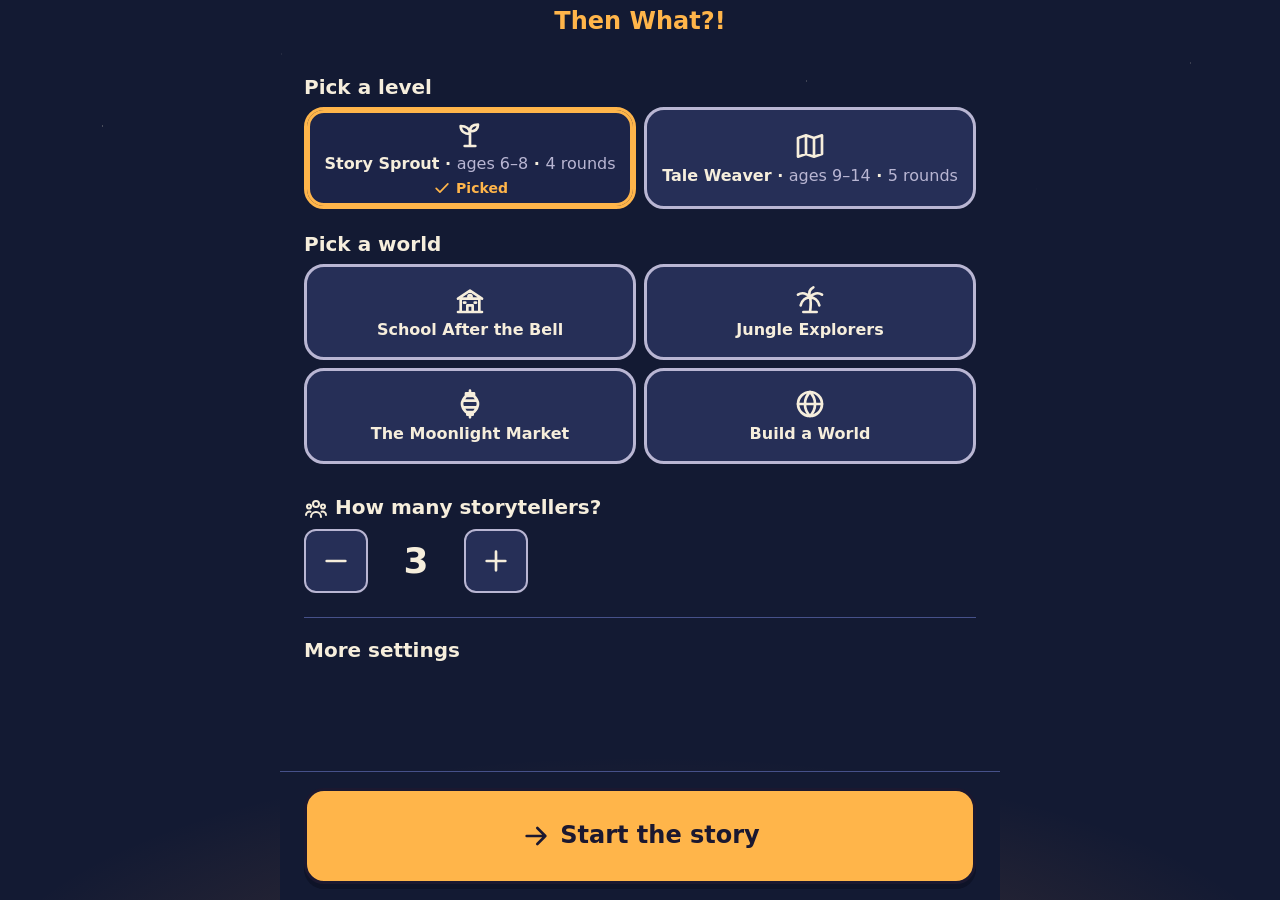
<file: index.html>
<!doctype html>
<html lang="en" data-level="sprout" data-card-style="lantern">
<head>
<meta charset="utf-8">
<meta name="viewport" content="width=device-width, initial-scale=1">
<meta name="color-scheme" content="dark">
<!-- Child-privacy guardrail (decision 2026-10-29): the browser itself blocks every request
     to anywhere, our own server included, once the page has loaded. Only the game's own
     files load. Voices play from blob: URLs. Inline styles are allowed because CSS cannot
     load anything while img/font/connect stay locked. Add font-src 'self' with the font. -->
<meta http-equiv="Content-Security-Policy" content="default-src 'none'; script-src 'self'; style-src 'self' 'unsafe-inline'; img-src data:; media-src blob:; connect-src 'none'; form-action 'none'; base-uri 'none'">
<meta name="referrer" content="no-referrer">
<meta name="robots" content="noindex, nofollow">
<link rel="icon" href="data:,">
<title>Then What?!</title>
<!-- Then What?! — the game page (Phase 3 step D).
     Plain files, no libraries, no build step, no network requests.
     Classic scripts (not modules) so the page also opens from file://.
     Recording needs a secure page: use http://localhost (see web/README.md).
     The icon sprite below is a copy of web/icons/icons.svg (copied inline so no
     fetch is needed). Re-copy it when icons.svg changes. -->
<link rel="stylesheet" href="css/tokens.css">
<link rel="stylesheet" href="css/cards.css">
<link rel="stylesheet" href="css/app.css">
</head>
<body>
<!-- ICONS:START (copy of web/icons/icons.svg; do not edit here) -->
<svg xmlns="http://www.w3.org/2000/svg" aria-hidden="true" style="position:absolute;width:0;height:0;overflow:hidden">
<symbol id="ui-mic" viewBox="0 0 24 24" fill="none" stroke="currentColor" stroke-width="2" stroke-linecap="round" stroke-linejoin="round"><title>Record</title><rect x="9" y="3" width="6" height="11" rx="3"/><path d="M5 11a7 7 0 0 0 14 0M12 18v3M9 21h6"/></symbol>
<symbol id="ui-stop" viewBox="0 0 24 24" fill="none" stroke="currentColor" stroke-width="2" stroke-linecap="round" stroke-linejoin="round"><title>Stop</title><rect x="6" y="6" width="12" height="12" rx="2"/></symbol>
<symbol id="ui-continue" viewBox="0 0 24 24" fill="none" stroke="currentColor" stroke-width="2" stroke-linecap="round" stroke-linejoin="round"><title>Continue</title><path d="M5 12h14M13 6l6 6-6 6"/></symbol>
<symbol id="ui-pass" viewBox="0 0 24 24" fill="none" stroke="currentColor" stroke-width="2" stroke-linecap="round" stroke-linejoin="round"><title>Pass the story</title><circle cx="5" cy="19" r="2"/><circle cx="19" cy="19" r="2"/><path d="M6.5 15.5C8 9 16 9 17.5 15.5M17.5 15.5l1-3.6M17.5 15.5l-3.5-1.4"/></symbol>
<symbol id="ui-pause" viewBox="0 0 24 24" fill="none" stroke="currentColor" stroke-width="2" stroke-linecap="round" stroke-linejoin="round"><title>Pause</title><path d="M9 5v14M15 5v14"/></symbol>
<symbol id="ui-play" viewBox="0 0 24 24" fill="none" stroke="currentColor" stroke-width="2" stroke-linecap="round" stroke-linejoin="round"><title>Play</title><path d="M8 5v14l11-7z"/></symbol>
<symbol id="ui-next-track" viewBox="0 0 24 24" fill="none" stroke="currentColor" stroke-width="2" stroke-linecap="round" stroke-linejoin="round"><title>Next</title><path d="M6 6l9 6-9 6zM18 6v12"/></symbol>
<symbol id="ui-replace" viewBox="0 0 24 24" fill="none" stroke="currentColor" stroke-width="2" stroke-linecap="round" stroke-linejoin="round"><title>Replace prompt</title><path d="M20 11A8 8 0 0 0 5.4 6.5M4 3v4h4M4 13a8 8 0 0 0 14.6 4.5M20 21v-4h-4"/></symbol>
<symbol id="ui-soften" viewBox="0 0 24 24" fill="none" stroke="currentColor" stroke-width="2" stroke-linecap="round" stroke-linejoin="round"><title>Soften Twist</title><path d="M20 4C12 4 7 9 7 16v1h1c7 0 12-5 12-13zM4 20l9-9M10 14h4"/></symbol>
<symbol id="ui-stop-story" viewBox="0 0 24 24" fill="none" stroke="currentColor" stroke-width="2" stroke-linecap="round" stroke-linejoin="round"><title>Stop this story</title><path d="M5 5a2 2 0 0 1 2-2h12v15H7a2 2 0 0 0-2 2zM5 20a2 2 0 0 0 2 1h12v-3M10 8l4 4M14 8l-4 4"/></symbol>
<symbol id="ui-tools" viewBox="0 0 24 24" fill="none" stroke="currentColor" stroke-width="2" stroke-linecap="round" stroke-linejoin="round"><title>Grown-up tools</title><rect x="3" y="8" width="18" height="12" rx="2"/><path d="M9 8V6a1 1 0 0 1 1-1h4a1 1 0 0 1 1 1v2M3 13h18M10 13v2h4v-2"/></symbol>
<symbol id="ui-listen" viewBox="0 0 24 24" fill="none" stroke="currentColor" stroke-width="2" stroke-linecap="round" stroke-linejoin="round"><title>Listen</title><path d="M4 15v-3a8 8 0 0 1 16 0v3"/><rect x="3" y="14" width="4" height="6" rx="1.5"/><rect x="17" y="14" width="4" height="6" rx="1.5"/></symbol>
<symbol id="ui-read-aloud" viewBox="0 0 24 24" fill="none" stroke="currentColor" stroke-width="2" stroke-linecap="round" stroke-linejoin="round"><title>Read aloud</title><path d="M4 9h3l5-4v14l-5-4H4zM16 9a4 4 0 0 1 0 6M19 6a8 8 0 0 1 0 12"/></symbol>
<symbol id="ui-read-aloud-stop" viewBox="0 0 24 24" fill="none" stroke="currentColor" stroke-width="2" stroke-linecap="round" stroke-linejoin="round"><title>Stop reading</title><path d="M3 9h3l5-4v14l-5-4H3z"/><rect x="15" y="9" width="6" height="6" rx="1"/></symbol>
<symbol id="ui-delete" viewBox="0 0 24 24" fill="none" stroke="currentColor" stroke-width="2" stroke-linecap="round" stroke-linejoin="round"><title>Delete</title><path d="M4 7h16M9 7V4h6v3M6 7l1 13h10l1-13M10 11v6M14 11v6"/></symbol>
<symbol id="ui-big-screen" viewBox="0 0 24 24" fill="none" stroke="currentColor" stroke-width="2" stroke-linecap="round" stroke-linejoin="round"><title>Big screen</title><rect x="3" y="4" width="18" height="13" rx="2"/><path d="M8 21h8M12 17v4"/></symbol>
<symbol id="ui-back" viewBox="0 0 24 24" fill="none" stroke="currentColor" stroke-width="2" stroke-linecap="round" stroke-linejoin="round"><title>Back</title><path d="M19 12H5M11 6l-6 6 6 6"/></symbol>
<symbol id="ui-close" viewBox="0 0 24 24" fill="none" stroke="currentColor" stroke-width="2" stroke-linecap="round" stroke-linejoin="round"><title>Close</title><path d="M6 6l12 12M18 6L6 18"/></symbol>
<symbol id="ui-check" viewBox="0 0 24 24" fill="none" stroke="currentColor" stroke-width="2" stroke-linecap="round" stroke-linejoin="round"><title>Picked</title><path d="M5 12.5l4.5 4.5L19 7"/></symbol>
<symbol id="ui-minus" viewBox="0 0 24 24" fill="none" stroke="currentColor" stroke-width="2" stroke-linecap="round" stroke-linejoin="round"><title>Fewer</title><path d="M5 12h14"/></symbol>
<symbol id="ui-plus" viewBox="0 0 24 24" fill="none" stroke="currentColor" stroke-width="2" stroke-linecap="round" stroke-linejoin="round"><title>More</title><path d="M5 12h14M12 5v14"/></symbol>
<symbol id="ui-person" viewBox="0 0 24 24" fill="none" stroke="currentColor" stroke-width="2" stroke-linecap="round" stroke-linejoin="round"><title>Player</title><circle cx="12" cy="8" r="4"/><path d="M4 21a8 8 0 0 1 16 0"/></symbol>
<symbol id="ui-players" viewBox="0 0 24 24" fill="none" stroke="currentColor" stroke-width="2" stroke-linecap="round" stroke-linejoin="round"><title>Storytellers</title><circle cx="12" cy="7" r="3"/><circle cx="5" cy="9.5" r="2"/><circle cx="19" cy="9.5" r="2"/><path d="M7 20a5 5 0 0 1 10 0M2 18a3.5 3.5 0 0 1 4.5-3.3M22 18a3.5 3.5 0 0 0-4.5-3.3"/></symbol>
<symbol id="ui-phone" viewBox="0 0 24 24" fill="none" stroke="currentColor" stroke-width="2" stroke-linecap="round" stroke-linejoin="round"><title>Phone</title><rect x="7" y="2" width="10" height="20" rx="2"/><path d="M11 18h2"/></symbol>
<symbol id="ui-dice" viewBox="0 0 24 24" fill="none" stroke="currentColor" stroke-width="2" stroke-linecap="round" stroke-linejoin="round"><title>Surprise me</title><rect x="4" y="4" width="16" height="16" rx="3"/><path d="M8.5 8.5h.01M15.5 15.5h.01M12 12h.01M15.5 8.5h.01M8.5 15.5h.01"/></symbol>
<symbol id="card-world" viewBox="0 0 24 24" fill="none" stroke="currentColor" stroke-width="2" stroke-linecap="round" stroke-linejoin="round"><title>World</title><circle cx="12" cy="12" r="9"/><path d="M3 12h18M12 3c3 3 3.8 6 3.8 9s-.8 6-3.8 9M12 3C9 6 8.2 9 8.2 12s.8 6 3.8 9"/></symbol>
<symbol id="card-quest" viewBox="0 0 24 24" fill="none" stroke="currentColor" stroke-width="2" stroke-linecap="round" stroke-linejoin="round"><title>Quest</title><circle cx="12" cy="12" r="9"/><circle cx="12" cy="12" r="5"/><path d="M12 12h.01"/></symbol>
<symbol id="card-prompt" viewBox="0 0 24 24" fill="none" stroke="currentColor" stroke-width="2" stroke-linecap="round" stroke-linejoin="round"><title>Prompt</title><path d="M13 2L5 14h6l-1 8 8-12h-6z"/></symbol>
<symbol id="card-twist" viewBox="0 0 24 24" fill="none" stroke="currentColor" stroke-width="2" stroke-linecap="round" stroke-linejoin="round"><title>Twist</title><path d="M12 12a2 2 0 0 1 4 0a4 4 0 0 1-8 0a6 6 0 0 1 12 0a8 8 0 0 1-16 0"/></symbol>
<symbol id="card-fate" viewBox="0 0 24 24" fill="none" stroke="currentColor" stroke-width="2" stroke-linecap="round" stroke-linejoin="round"><title>Fate</title><path d="M3 18h18M7 18a5 5 0 0 1 10 0M12 6v3M5.6 10.6l1.8 1.8M18.4 10.6l-1.8 1.8M8 21h8"/></symbol>
<symbol id="world-school" viewBox="0 0 24 24" fill="none" stroke="currentColor" stroke-width="2" stroke-linecap="round" stroke-linejoin="round"><title>School After the Bell</title><path d="M3 21h18M5 21V11h14v10M3 11l9-6 9 6M10 21v-5h4v5M7.5 14h1M15.5 14h1"/><circle cx="12" cy="9.5" r="1.2"/></symbol>
<symbol id="world-jungle" viewBox="0 0 24 24" fill="none" stroke="currentColor" stroke-width="2" stroke-linecap="round" stroke-linejoin="round"><title>Jungle Explorers</title><path d="M12 21c.6-4 .8-8 0-11M12 10C10 7 6 6 3 8M12 10c2-3 6-4 9-2M12 10c-1-3-.5-6 2.5-7.5M12 10c-3 0-6 2-7 6M12 10c3 0 6 2 7 6M7 21h10"/></symbol>
<symbol id="world-lantern" viewBox="0 0 24 24" fill="none" stroke="currentColor" stroke-width="2" stroke-linecap="round" stroke-linejoin="round"><title>The Moonlight Market</title><path d="M12 2v2M9 4h6v2H9zM9 6h6c2 2 3 4 3 6s-1 4-3 6H9c-2-2-3-4-3-6s1-4 3-6zM7 9.5h10M7 14.5h10M10 18v2h4v-2M12 20v2"/></symbol>
<symbol id="where-city" viewBox="0 0 24 24" fill="none" stroke="currentColor" stroke-width="2" stroke-linecap="round" stroke-linejoin="round"><title>City</title><path d="M3 21h18M5 21V9h6v12M11 21V4h8v17M7.5 12h1M7.5 16h1M14 8h2M14 12h2M14 16h2"/></symbol>
<symbol id="where-jungle" viewBox="0 0 24 24" fill="none" stroke="currentColor" stroke-width="2" stroke-linecap="round" stroke-linejoin="round"><title>Jungle</title><path d="M12 21c.6-4 .8-8 0-11M12 10C10 7 6 6 3 8M12 10c2-3 6-4 9-2M12 10c-1-3-.5-6 2.5-7.5M12 10c-3 0-6 2-7 6M12 10c3 0 6 2 7 6M7 21h10"/></symbol>
<symbol id="where-desert" viewBox="0 0 24 24" fill="none" stroke="currentColor" stroke-width="2" stroke-linecap="round" stroke-linejoin="round"><title>Desert</title><path d="M10 21V6a2 2 0 0 1 4 0v15M10 14H8a2 2 0 0 1-2-2v-2M14 12h2a2 2 0 0 0 2-2V8M4 21h16"/></symbol>
<symbol id="where-forest" viewBox="0 0 24 24" fill="none" stroke="currentColor" stroke-width="2" stroke-linecap="round" stroke-linejoin="round"><title>Forest</title><path d="M12 3l-5 7h3l-4 6h12l-4-6h3zM12 16v5"/></symbol>
<symbol id="where-space" viewBox="0 0 24 24" fill="none" stroke="currentColor" stroke-width="2" stroke-linecap="round" stroke-linejoin="round"><title>Space</title><circle cx="12" cy="12" r="5"/><path d="M7.3 10.2C3.6 11.4 1.6 13.2 2.2 14.6c.8 1.8 6 1.6 11.4-.6s9.2-5.2 8.4-7c-.5-1.2-2.8-1.5-5.8-.9"/></symbol>
<symbol id="where-under-the-sea" viewBox="0 0 24 24" fill="none" stroke="currentColor" stroke-width="2" stroke-linecap="round" stroke-linejoin="round"><title>Under the Sea</title><path d="M3 13c3-5 10-6 14 0-4 6-11 5-14 0zM17 13l4-4v8zM7.5 12h.01M13 3h.01"/><circle cx="9" cy="4.5" r="1.5"/></symbol>
<symbol id="where-school" viewBox="0 0 24 24" fill="none" stroke="currentColor" stroke-width="2" stroke-linecap="round" stroke-linejoin="round"><title>School</title><path d="M3 21h18M5 21V11h14v10M3 11l9-6 9 6M10 21v-5h4v5M7.5 14h1M15.5 14h1"/><circle cx="12" cy="9.5" r="1.2"/></symbol>
<symbol id="where-museum" viewBox="0 0 24 24" fill="none" stroke="currentColor" stroke-width="2" stroke-linecap="round" stroke-linejoin="round"><title>Museum</title><path d="M3 21h18M4 18h16M12 3l9 6H3zM6 9v9M10 9v9M14 9v9M18 9v9"/></symbol>
<symbol id="where-circus" viewBox="0 0 24 24" fill="none" stroke="currentColor" stroke-width="2" stroke-linecap="round" stroke-linejoin="round"><title>Circus</title><path d="M3 20l3-10 6-6 6 6 3 10zM12 4V2l3 1-3 1M10 20l2-6 2 6M6 10h12"/></symbol>
<symbol id="where-spooky-house" viewBox="0 0 24 24" fill="none" stroke="currentColor" stroke-width="2" stroke-linecap="round" stroke-linejoin="round"><title>Spooky House (friendly ghost)</title><path d="M6 20v-9a6 6 0 0 1 12 0v9l-2-1.5-2 1.5-2-1.5-2 1.5-2-1.5zM10 10.5h.01M14 10.5h.01M10 14c1 1 3 1 4 0"/></symbol>
<symbol id="when-long-ago" viewBox="0 0 24 24" fill="none" stroke="currentColor" stroke-width="2" stroke-linecap="round" stroke-linejoin="round"><title>Long ago</title><path d="M4 21V7h3v2h3V7h4v2h3V7h3v14zM10 21v-4a2 2 0 0 1 4 0v4M3 21h18"/></symbol>
<symbol id="when-today" viewBox="0 0 24 24" fill="none" stroke="currentColor" stroke-width="2" stroke-linecap="round" stroke-linejoin="round"><title>Today</title><circle cx="12" cy="12" r="4"/><path d="M12 2v2M12 20v2M2 12h2M20 12h2M4.9 4.9l1.4 1.4M17.7 17.7l1.4 1.4M4.9 19.1l1.4-1.4M17.7 6.3l1.4-1.4"/></symbol>
<symbol id="when-future" viewBox="0 0 24 24" fill="none" stroke="currentColor" stroke-width="2" stroke-linecap="round" stroke-linejoin="round"><title>The Future</title><rect x="5" y="8" width="14" height="11" rx="2"/><path d="M12 8V5M9.5 12.5h.01M14.5 12.5h.01M10 16h4M3 12v3M21 12v3"/><circle cx="12" cy="4" r="1"/></symbol>
<symbol id="kind-adventure" viewBox="0 0 24 24" fill="none" stroke="currentColor" stroke-width="2" stroke-linecap="round" stroke-linejoin="round"><title>Adventure</title><path d="M2 20l7-11 4 6 2-3 7 8zM9 9V3l4 1.5L9 6"/></symbol>
<symbol id="kind-mystery" viewBox="0 0 24 24" fill="none" stroke="currentColor" stroke-width="2" stroke-linecap="round" stroke-linejoin="round"><title>Mystery</title><circle cx="12" cy="12" r="9"/><circle cx="12" cy="10" r="2"/><path d="M11 12l-1 5h4l-1-5"/></symbol>
<symbol id="kind-funny" viewBox="0 0 24 24" fill="none" stroke="currentColor" stroke-width="2" stroke-linecap="round" stroke-linejoin="round"><title>Funny</title><circle cx="12" cy="12" r="9"/><path d="M8.5 9.5h.01M15.5 9.5h.01M7.5 13.5h9a4.5 4.5 0 0 1-9 0z"/></symbol>
<symbol id="kind-fairy-tale" viewBox="0 0 24 24" fill="none" stroke="currentColor" stroke-width="2" stroke-linecap="round" stroke-linejoin="round"><title>Fairy Tale</title><path d="M4 20l10-10M17 3l1.2 2.5 2.8.4-2 1.9.5 2.7-2.5-1.3-2.5 1.3.5-2.7-2-1.9 2.8-.4zM6 5v3M4.5 6.5h3"/></symbol>
<symbol id="kind-superhero" viewBox="0 0 24 24" fill="none" stroke="currentColor" stroke-width="2" stroke-linecap="round" stroke-linejoin="round"><title>Superhero</title><path d="M12 3l7 3v5c0 5-3 8-7 10-4-2-7-5-7-10V6zM12 8.5l1.1 2.2 2.4.3-1.8 1.6.5 2.4-2.2-1.2-2.2 1.2.5-2.4-1.8-1.6 2.4-.3z"/></symbol>
<symbol id="kind-space-story" viewBox="0 0 24 24" fill="none" stroke="currentColor" stroke-width="2" stroke-linecap="round" stroke-linejoin="round"><title>Space Story</title><path d="M12 2c3 2 5 6 5 10l-2 4H9l-2-4c0-4 2-8 5-10zM7 12l-3 3v3l4-2M17 12l3 3v3l-4-2M10 19l2 3 2-3"/><circle cx="12" cy="9" r="1.8"/></symbol>
<symbol id="quest-find-lost" viewBox="0 0 24 24" fill="none" stroke="currentColor" stroke-width="2" stroke-linecap="round" stroke-linejoin="round"><title>Find something lost</title><circle cx="10.5" cy="10.5" r="6.5"/><path d="M15.5 15.5L21 21"/></symbol>
<symbol id="quest-new-friend" viewBox="0 0 24 24" fill="none" stroke="currentColor" stroke-width="2" stroke-linecap="round" stroke-linejoin="round"><title>Help a new friend</title><circle cx="8" cy="9" r="3"/><circle cx="16" cy="9" r="3"/><path d="M2.5 20a5.5 5.5 0 0 1 11 0M10.5 20a5.5 5.5 0 0 1 11 0M12 3.6c-.6-.9-2-.6-2 .4 0 .9 2 2 2 2s2-1.1 2-2c0-1-1.4-1.3-2-.4z"/></symbol>
<symbol id="quest-deliver" viewBox="0 0 24 24" fill="none" stroke="currentColor" stroke-width="2" stroke-linecap="round" stroke-linejoin="round"><title>Deliver something special</title><path d="M3 7.5L12 3l9 4.5v9L12 21l-9-4.5zM3 7.5l9 4.5 9-4.5M12 12v9M7.5 5.25l9 4.5"/></symbol>
<symbol id="quest-solve-mystery" viewBox="0 0 24 24" fill="none" stroke="currentColor" stroke-width="2" stroke-linecap="round" stroke-linejoin="round"><title>Solve a mystery</title><circle cx="10.5" cy="10.5" r="6.5"/><path d="M15.5 15.5L21 21M8.6 9a2 2 0 1 1 2.8 1.8c-.6.3-.9.7-.9 1.2M10.5 14h.01"/></symbol>
<symbol id="quest-fix-broken" viewBox="0 0 24 24" fill="none" stroke="currentColor" stroke-width="2" stroke-linecap="round" stroke-linejoin="round"><title>Fix something broken</title><path d="M15 3a5 5 0 0 0-4.6 6.9L3 17.3 6.7 21l7.4-7.4A5 5 0 0 0 21 9l-3 3-3-1-1-3z"/></symbol>
<symbol id="quest-big-party" viewBox="0 0 24 24" fill="none" stroke="currentColor" stroke-width="2" stroke-linecap="round" stroke-linejoin="round"><title>Get ready for a big party</title><path d="M12 3a5 6 0 0 1 5 6c0 3.5-2.5 6-5 6s-5-2.5-5-6a5 6 0 0 1 5-6zM11 15l1 1.5 1-1.5M12 16.5c-1 2 1 3 0 5.5M4 4l1 1M20 4l-1 1M3 10h1.5M21 10h-1.5"/></symbol>
<symbol id="char-inventor" viewBox="0 0 24 24" fill="none" stroke="currentColor" stroke-width="2" stroke-linecap="round" stroke-linejoin="round"><title>The Curious Inventor</title><path d="M9 18h6M10 21h4M12 3a6 6 0 0 0-3.5 10.9c.4.3.5.8.5 1.3V16h6v-.8c0-.5.1-1 .5-1.3A6 6 0 0 0 12 3z"/></symbol>
<symbol id="char-animal-friend" viewBox="0 0 24 24" fill="none" stroke="currentColor" stroke-width="2" stroke-linecap="round" stroke-linejoin="round"><title>The Animal Friend</title><path d="M12 13c-3 0-5.5 2.6-5.5 5 0 1.7 1.4 2.5 2.8 2.2 1-.2 1.8-.6 2.7-.6s1.7.4 2.7.6c1.4.3 2.8-.5 2.8-2.2 0-2.4-2.5-5-5.5-5z"/><circle cx="5.5" cy="10" r="1.8"/><circle cx="9.5" cy="6" r="1.8"/><circle cx="14.5" cy="6" r="1.8"/><circle cx="18.5" cy="10" r="1.8"/></symbol>
<symbol id="char-brave-beginner" viewBox="0 0 24 24" fill="none" stroke="currentColor" stroke-width="2" stroke-linecap="round" stroke-linejoin="round"><title>The Brave Beginner</title><path d="M12 17v-5M12 12c0-4-3-6-7-6 0 4 3 6 7 6zM12 10c0-3 2-5 6-5 0 3-2 5-6 5zM8 17h8l-1 4H9z"/></symbol>
<symbol id="char-secret-keeper" viewBox="0 0 24 24" fill="none" stroke="currentColor" stroke-width="2" stroke-linecap="round" stroke-linejoin="round"><title>The Secret Keeper</title><circle cx="8" cy="8" r="4.5"/><path d="M11.2 11.2L20 20M17 17l2-2M14.5 14.5l2-2"/></symbol>
<symbol id="char-snack-chef" viewBox="0 0 24 24" fill="none" stroke="currentColor" stroke-width="2" stroke-linecap="round" stroke-linejoin="round"><title>The Snack Chef</title><path d="M21 12a9 9 0 1 1-9-9 3 3 0 0 0 3 3 3 3 0 0 0 3 3 3 3 0 0 0 3 3zM8.5 9.5h.01M14 13.5h.01M9.5 15.5h.01M12 11h.01"/></symbol>
<symbol id="char-map-maker" viewBox="0 0 24 24" fill="none" stroke="currentColor" stroke-width="2" stroke-linecap="round" stroke-linejoin="round"><title>The Map Maker</title><path d="M3 6l6-2 6 2 6-2v14l-6 2-6-2-6 2zM6 15.5c1.5-.5 2-2 3.5-2.5M12 12.5h.01M14.5 8l3 3M17.5 8l-3 3"/></symbol>
<symbol id="char-shortcut-finder" viewBox="0 0 24 24" fill="none" stroke="currentColor" stroke-width="2" stroke-linecap="round" stroke-linejoin="round"><title>The Shortcut Finder</title><circle cx="12" cy="12" r="9"/><path d="M15.5 8.5l-2 5-5 2 2-5z"/></symbol>
<symbol id="char-kind-helper" viewBox="0 0 24 24" fill="none" stroke="currentColor" stroke-width="2" stroke-linecap="round" stroke-linejoin="round"><title>The Kind Helper</title><path d="M12 20s-8-5-8-10.5A4.5 4.5 0 0 1 12 7a4.5 4.5 0 0 1 8 2.5C20 15 12 20 12 20z"/></symbol>
<symbol id="shape-circle" viewBox="0 0 24 24" fill="currentColor" stroke="currentColor" stroke-width="2" stroke-linejoin="round"><title>Circle</title><circle cx="12" cy="12" r="8"/></symbol>
<symbol id="shape-triangle" viewBox="0 0 24 24" fill="currentColor" stroke="currentColor" stroke-width="2" stroke-linejoin="round"><title>Triangle</title><path d="M12 4l9 16H3z"/></symbol>
<symbol id="shape-square" viewBox="0 0 24 24" fill="currentColor" stroke="currentColor" stroke-width="2" stroke-linejoin="round"><title>Square</title><rect x="5" y="5" width="14" height="14" rx="1.5"/></symbol>
<symbol id="shape-diamond" viewBox="0 0 24 24" fill="currentColor" stroke="currentColor" stroke-width="2" stroke-linejoin="round"><title>Diamond</title><path d="M12 3l9 9-9 9-9-9z"/></symbol>
<symbol id="shape-star" viewBox="0 0 24 24" fill="currentColor" stroke="currentColor" stroke-width="2" stroke-linejoin="round"><title>Star</title><path d="M12 3l2.7 5.6 6.1.9-4.4 4.3 1 6.1L12 17l-5.4 2.9 1-6.1-4.4-4.3 6.1-.9z"/></symbol>
<symbol id="shape-heart" viewBox="0 0 24 24" fill="currentColor" stroke="currentColor" stroke-width="2" stroke-linejoin="round"><title>Heart</title><path d="M12 20s-8-5-8-10.5A4.5 4.5 0 0 1 12 7a4.5 4.5 0 0 1 8 2.5C20 15 12 20 12 20z"/></symbol>
<symbol id="level-sprout" viewBox="0 0 24 24" fill="none" stroke="currentColor" stroke-width="2" stroke-linecap="round" stroke-linejoin="round"><title>Story Sprout</title><path d="M12 21v-9M12 12c0-4-3-6-7-6 0 4 3 6 7 6zM12 10c0-3 2-5 6-5 0 3-2 5-6 5zM8 21h8"/></symbol>
<symbol id="level-weaver" viewBox="0 0 24 24" fill="none" stroke="currentColor" stroke-width="2" stroke-linecap="round" stroke-linejoin="round"><title>Tale Weaver</title><path d="M3 6l6-2 6 2 6-2v14l-6 2-6-2-6 2zM9 4v14M15 6v14"/></symbol>
</svg>
<!-- ICONS:END -->
<div id="app"></div>
<!-- The one persistent live region (accessibility pass §2.2). Never removed. -->
<div id="status" role="status" aria-live="polite" aria-atomic="true" class="vh"></div>
<script src="js/content.js"></script>
<script src="js/engine.js"></script>
<script src="js/storage.js"></script>
<script src="js/audio.js"></script>
<script src="js/ui.js"></script>
</body>
</html>
</file>
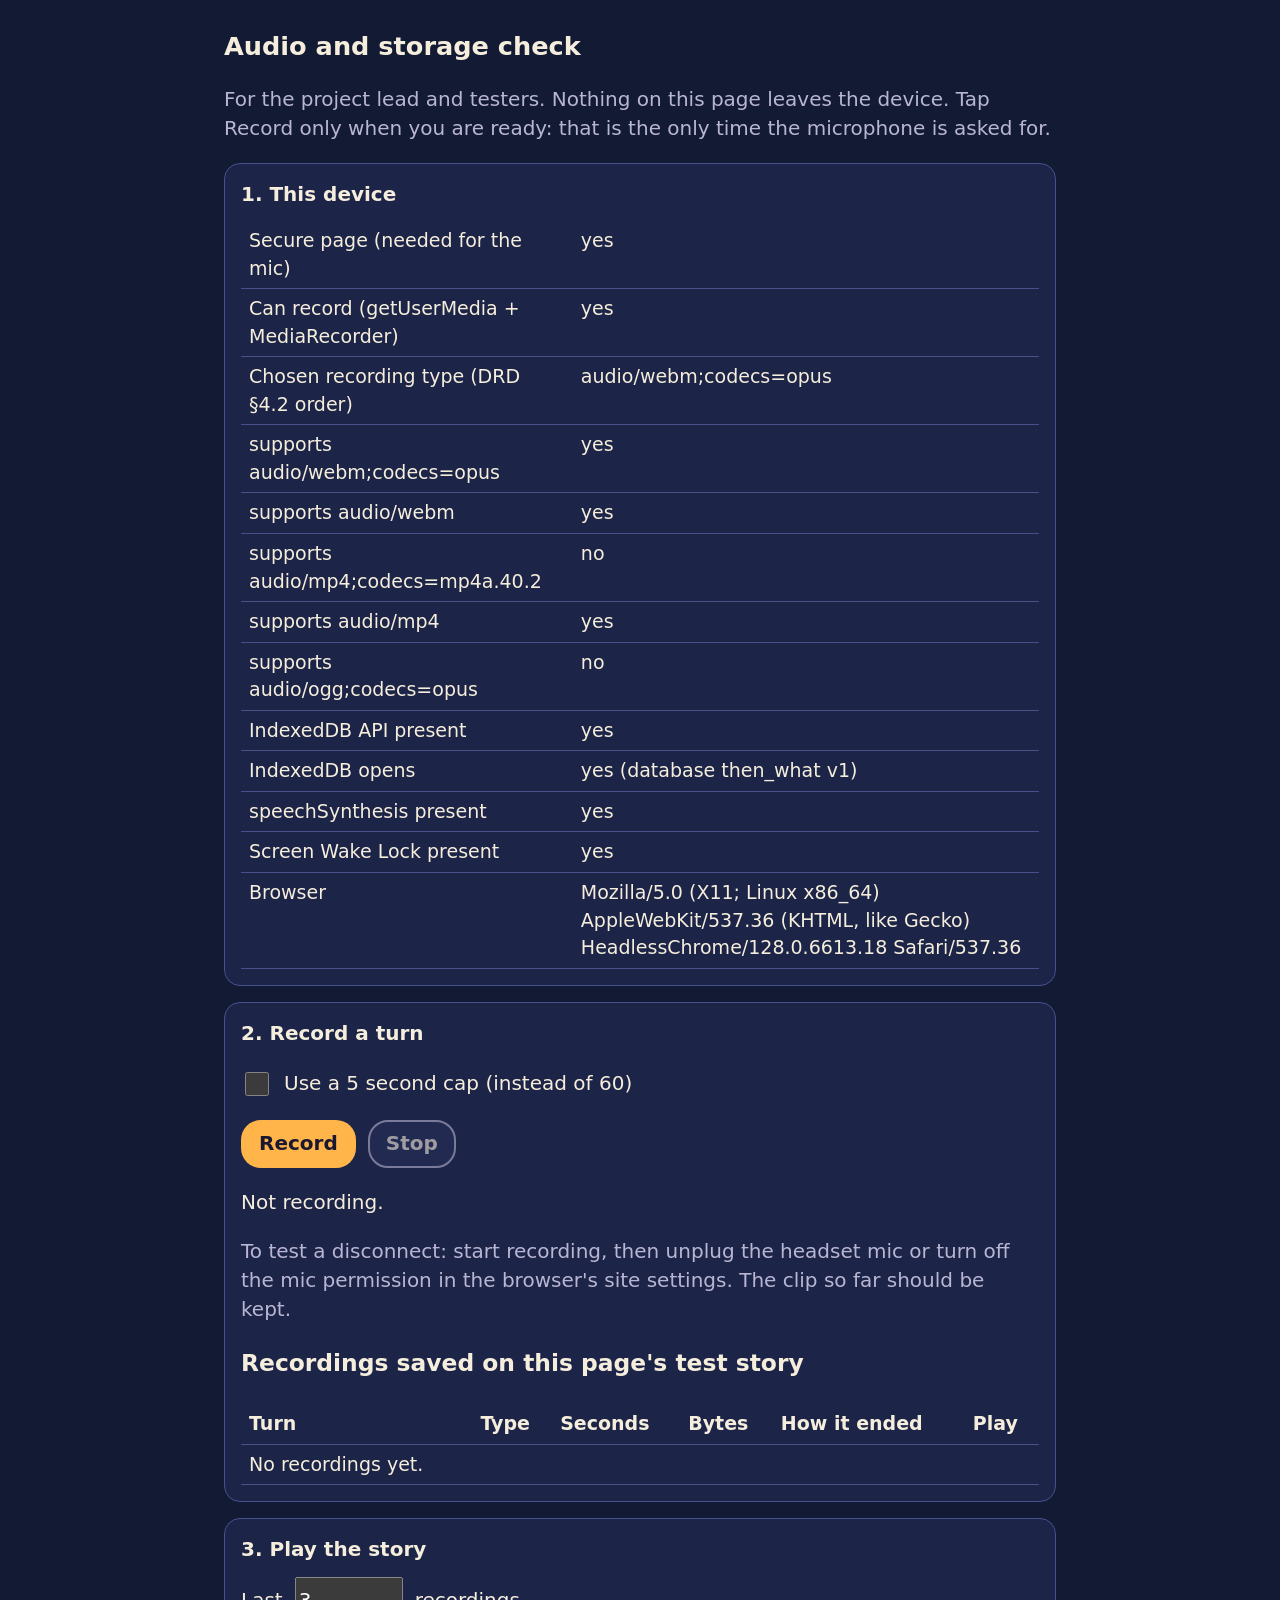
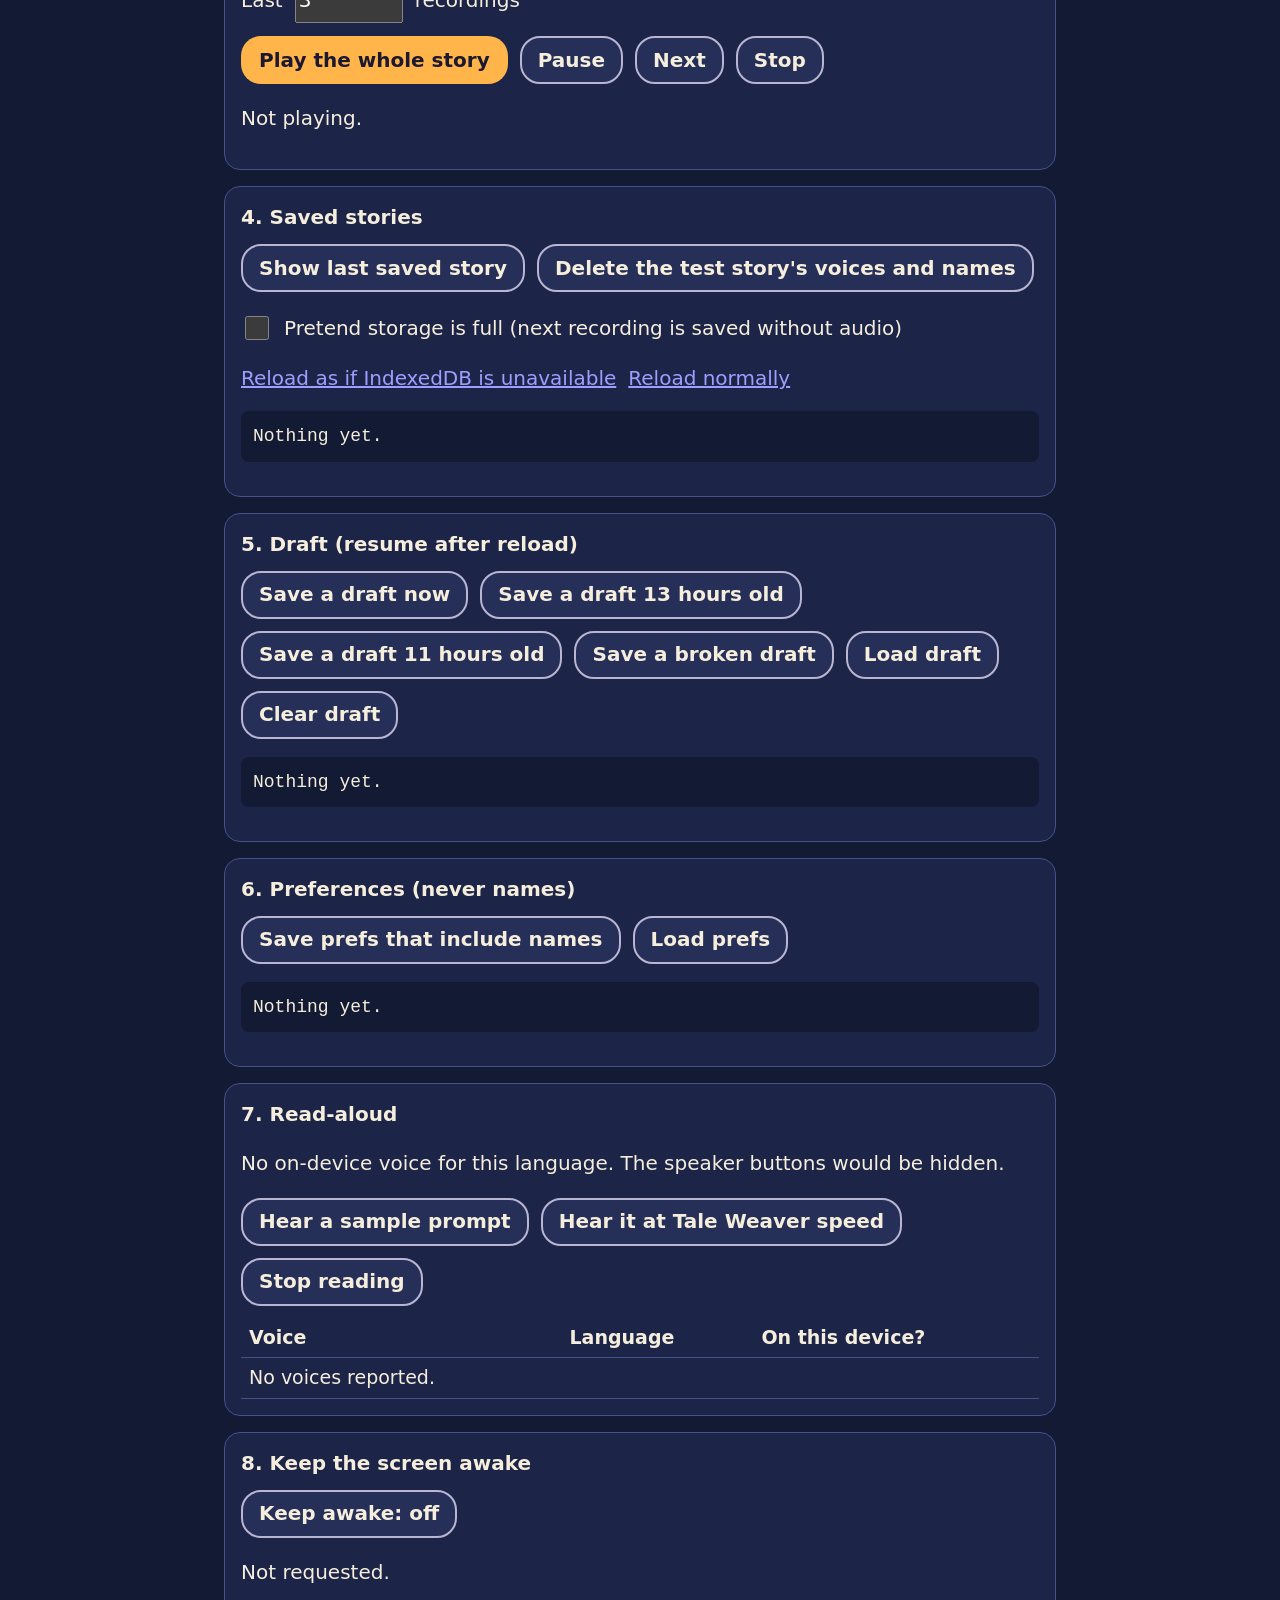
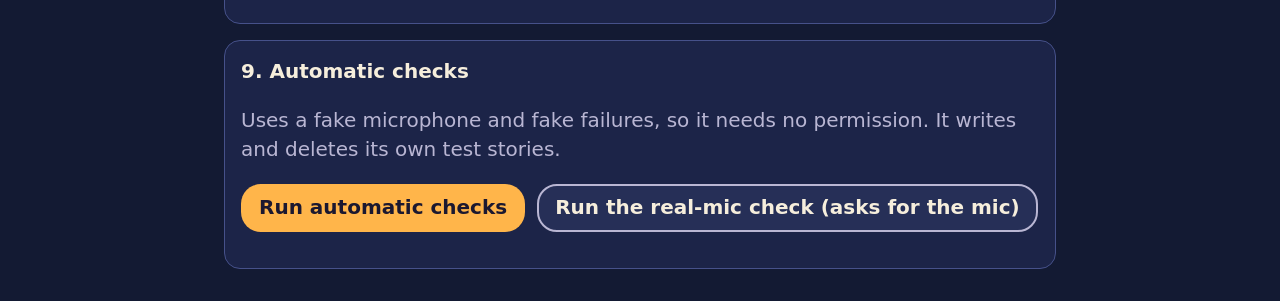
<file: audio-storage-check.html>
<!doctype html>
<html lang="en">
<head>
<meta charset="utf-8">
<meta name="viewport" content="width=device-width, initial-scale=1">
<title>Audio and storage check</title>
<!--
  Then What?! — manual check page for ThenWhat.audio and ThenWhat.storage
  (tasks 3.8 + 3.9). Owner: Game Audio Engineer. Date: 2026-10-23.
  Steps: docs/architecture/2026-10-23-audio-storage-notes.md §6.
  Open over http://localhost (recording needs a secure page).
  ?auto=1   runs the automatic checks on load (used headless; no mic needed)
  ?noidb=1  hides IndexedDB before storage.js loads (simulates "unavailable")
  ?real=1   with ?auto=1, also records 2 s from the real (or fake-device) mic
  This page makes no network requests. The mic is asked for only when you
  press Record (or Run the real-mic check).
-->
<script>
  // Must run before storage.js: simulate a browser without IndexedDB.
  if (/[?&]noidb=1/.test(location.search)) {
    try { Object.defineProperty(window, "indexedDB", { value: undefined, configurable: true }); } catch (e) {}
  }
</script>
<link rel="stylesheet" href="css/tokens.css">
<style>
  body {
    margin: 0; background: var(--color-bg); color: var(--color-ink);
    font-family: var(--font-body); font-size: var(--fs-body); line-height: 1.45;
  }
  main { max-width: 52rem; margin: 0 auto; padding: var(--space-4); }
  h1 { font-size: 1.6rem; margin: var(--space-3) 0; }
  h2 { font-size: 1.25rem; margin: 0 0 var(--space-3); }
  section {
    background: var(--color-surface); border: 1px solid var(--color-line);
    border-radius: var(--radius-panel); padding: var(--space-4); margin: 0 0 var(--space-4);
  }
  p, li { max-width: 70ch; }
  .muted { color: var(--color-ink-muted); }
  .row { display: flex; flex-wrap: wrap; gap: var(--space-3); align-items: center; margin: var(--space-3) 0; }
  button {
    min-height: var(--tap-min); min-width: var(--tap-min); padding: 0 var(--space-4);
    font: inherit; font-weight: 700; color: var(--color-on-primary); background: var(--color-primary);
    border: 2px solid transparent; border-radius: var(--radius-btn); cursor: pointer;
  }
  button.quiet { background: var(--color-surface-2); color: var(--color-ink); border-color: var(--color-ink-muted); }
  button[aria-disabled="true"], button:disabled { opacity: 0.6; cursor: not-allowed; }
  button.rec { background: var(--color-rec); color: var(--color-on-rec); }
  :focus-visible {
    outline: var(--focus-width) solid var(--color-focus-outer);
    outline-offset: var(--focus-width);
    box-shadow: 0 0 0 var(--focus-width) var(--color-focus-inner);
  }
  label { display: inline-flex; gap: var(--space-3); align-items: center; min-height: var(--tap-min); }
  input[type="checkbox"] { width: 24px; height: 24px; }
  input[type="number"] { width: 5em; min-height: 40px; font: inherit; }
  table { border-collapse: collapse; width: 100%; font-size: 0.95em; }
  th, td { text-align: left; padding: 6px 8px; border-bottom: 1px solid var(--color-line); vertical-align: top; }
  code, pre { font-family: ui-monospace, Menlo, Consolas, monospace; font-size: 0.9em; }
  pre { white-space: pre-wrap; overflow-wrap: anywhere; background: var(--color-bg); padding: var(--space-3); border-radius: 8px; }
  .pass { color: var(--color-success); }
  .fail { color: var(--color-warning-gentle); font-weight: 700; }
  [aria-current="true"] { outline: 2px dashed var(--color-ink); }
  .table-wrap { overflow-x: auto; }
</style>
</head>
<body>
<main>
  <h1>Audio and storage check</h1>
  <p class="muted">For the project lead and testers. Nothing on this page leaves the device. Tap Record only when you are ready: that is the only time the microphone is asked for.</p>
  <p id="status" role="status" aria-live="polite"></p>

  <section aria-labelledby="h-env">
    <h2 id="h-env">1. This device</h2>
    <div class="table-wrap"><table><tbody id="env"></tbody></table></div>
  </section>

  <section aria-labelledby="h-rec">
    <h2 id="h-rec">2. Record a turn</h2>
    <div class="row">
      <label><input type="checkbox" id="cap5"> Use a 5 second cap (instead of 60)</label>
    </div>
    <div class="row">
      <button id="btn-rec" type="button">Record</button>
      <button id="btn-stop" type="button" class="quiet" aria-disabled="true">Stop</button>
    </div>
    <p id="rec-state">Not recording.</p>
    <p class="muted">To test a disconnect: start recording, then unplug the headset mic or turn off the mic permission in the browser's site settings. The clip so far should be kept.</p>
    <h3>Recordings saved on this page's test story</h3>
    <div class="table-wrap"><table>
      <thead><tr><th>Turn</th><th>Type</th><th>Seconds</th><th>Bytes</th><th>How it ended</th><th>Play</th></tr></thead>
      <tbody id="clips"></tbody>
    </table></div>
  </section>

  <section aria-labelledby="h-play">
    <h2 id="h-play">3. Play the story</h2>
    <div class="row">
      <label>Last <input type="number" id="lastn" value="3" min="1" max="30"> recordings</label>
    </div>
    <div class="row">
      <button id="btn-story" type="button">Play the whole story</button>
      <button id="btn-pause" type="button" class="quiet">Pause</button>
      <button id="btn-next" type="button" class="quiet">Next</button>
      <button id="btn-pstop" type="button" class="quiet">Stop</button>
    </div>
    <p id="play-state">Not playing.</p>
  </section>

  <section aria-labelledby="h-store">
    <h2 id="h-store">4. Saved stories</h2>
    <div class="row">
      <button id="btn-last" type="button" class="quiet">Show last saved story</button>
      <button id="btn-del" type="button" class="quiet">Delete the test story's voices and names</button>
    </div>
    <div class="row">
      <label><input type="checkbox" id="sim-quota"> Pretend storage is full (next recording is saved without audio)</label>
    </div>
    <div class="row">
      <a id="link-noidb" href="?noidb=1">Reload as if IndexedDB is unavailable</a>
      <a href="?">Reload normally</a>
    </div>
    <pre id="store-out">Nothing yet.</pre>
  </section>

  <section aria-labelledby="h-draft">
    <h2 id="h-draft">5. Draft (resume after reload)</h2>
    <div class="row">
      <button id="btn-dsave" type="button" class="quiet">Save a draft now</button>
      <button id="btn-dold" type="button" class="quiet">Save a draft 13 hours old</button>
      <button id="btn-dyoung" type="button" class="quiet">Save a draft 11 hours old</button>
      <button id="btn-dbad" type="button" class="quiet">Save a broken draft</button>
      <button id="btn-dload" type="button" class="quiet">Load draft</button>
      <button id="btn-dclear" type="button" class="quiet">Clear draft</button>
    </div>
    <pre id="draft-out">Nothing yet.</pre>
  </section>

  <section aria-labelledby="h-prefs">
    <h2 id="h-prefs">6. Preferences (never names)</h2>
    <div class="row">
      <button id="btn-psave" type="button" class="quiet">Save prefs that include names</button>
      <button id="btn-pload" type="button" class="quiet">Load prefs</button>
    </div>
    <pre id="prefs-out">Nothing yet.</pre>
  </section>

  <section aria-labelledby="h-speech">
    <h2 id="h-speech">7. Read-aloud</h2>
    <p id="speech-state">Checking voices…</p>
    <div class="row">
      <button id="btn-say" type="button" class="quiet">Hear a sample prompt</button>
      <button id="btn-say-weaver" type="button" class="quiet">Hear it at Tale Weaver speed</button>
      <button id="btn-hush" type="button" class="quiet">Stop reading</button>
    </div>
    <div class="table-wrap"><table>
      <thead><tr><th>Voice</th><th>Language</th><th>On this device?</th></tr></thead>
      <tbody id="voices"></tbody>
    </table></div>
  </section>

  <section aria-labelledby="h-wake">
    <h2 id="h-wake">8. Keep the screen awake</h2>
    <div class="row">
      <button id="btn-wake" type="button" class="quiet" aria-pressed="false">Keep awake: off</button>
    </div>
    <p id="wake-state">Not requested.</p>
  </section>

  <section aria-labelledby="h-auto">
    <h2 id="h-auto">9. Automatic checks</h2>
    <p class="muted">Uses a fake microphone and fake failures, so it needs no permission. It writes and deletes its own test stories.</p>
    <div class="row">
      <button id="btn-auto" type="button">Run automatic checks</button>
      <button id="btn-real" type="button" class="quiet">Run the real-mic check (asks for the mic)</button>
    </div>
    <p id="auto-summary"></p>
    <ol id="auto-out"></ol>
  </section>
</main>

<script src="js/storage.js"></script>
<script src="js/audio.js"></script>
<script>
(function () {
  "use strict";
  var S = ThenWhat.storage, A = ThenWhat.audio;
  var $ = function (id) { return document.getElementById(id); };
  var TEST_SESSION = "check-manual";

  function say(msg) { $("status").textContent = msg; }
  function el(tag, text) { var e = document.createElement(tag); if (text !== undefined) e.textContent = String(text); return e; }
  function row(tbody, cells) {
    var tr = el("tr");
    cells.forEach(function (c) { var td = el("td"); if (c instanceof Node) td.appendChild(c); else td.textContent = String(c); tr.appendChild(td); });
    tbody.appendChild(tr);
    return tr;
  }
  function show(id, obj) {
    $(id).textContent = typeof obj === "string" ? obj : JSON.stringify(obj, function (k, v) {
      if (typeof Blob !== "undefined" && v instanceof Blob) return "[Blob " + v.size + " bytes, " + (v.type || "no type") + "]";
      return v;
    }, 2);
  }
  function setDisabled(btn, off) { btn.setAttribute("aria-disabled", off ? "true" : "false"); }
  function isDisabled(btn) { return btn.getAttribute("aria-disabled") === "true"; }

  // ---------------- 1. Environment ----------------
  function envRow(k, v) { row($("env"), [k, v]); }
  envRow("Secure page (needed for the mic)", window.isSecureContext ? "yes" : "no — open over http://localhost or https");
  envRow("Can record (getUserMedia + MediaRecorder)", A.canRecord() ? "yes" : "no");
  var chosen = A.pickMimeType();
  envRow("Chosen recording type (DRD §4.2 order)", chosen || "none listed — the browser's own default will be used");
  A.MIME_ORDER.forEach(function (t) {
    var ok = false;
    try { ok = !!(window.MediaRecorder && MediaRecorder.isTypeSupported && MediaRecorder.isTypeSupported(t)); } catch (e) {}
    envRow("  supports " + t, ok ? "yes" : "no");
  });
  envRow("IndexedDB API present", S.isAvailable() ? "yes" : "no");
  var dbCell = el("span", "opening…");
  row($("env"), ["IndexedDB opens", dbCell]);
  S.openDb().then(function (db) { dbCell.textContent = db ? "yes (database " + db.name + " v" + db.version + ")" : "no — this story can't be saved on this device"; });
  envRow("speechSynthesis present", "speechSynthesis" in window ? "yes" : "no");
  envRow("Screen Wake Lock present", navigator.wakeLock ? "yes" : "no");
  envRow("Browser", navigator.userAgent);

  // ---------------- 2. Recording ----------------
  var turnNo = 0;
  var simulateQuota = false;
  var realPut = IDBObjectStore && IDBObjectStore.prototype.put;
  $("sim-quota").addEventListener("change", function () { simulateQuota = this.checked; });

  function withQuota(fn) {
    if (!simulateQuota || !realPut) return fn();
    IDBObjectStore.prototype.put = function (v) {
      if (v && v.audioBlob) throw new DOMException("simulated", "QuotaExceededError");
      return realPut.apply(this, arguments);
    };
    return fn().then(function (r) { IDBObjectStore.prototype.put = realPut; return r; });
  }

  function ensureSession() {
    return S.saveSession({
      sessionId: TEST_SESSION, contentVersion: "check", worldId: null, builtWorld: null,
      level: "sprout", playerCount: 2, useCharacters: false, totalRounds: 3, completedRounds: 0,
      twistIds: [], softenedTwistIds: [], chosenFateId: null, micBlocked: false,
      startedAt: new Date().toISOString(), completedAt: null, status: "active"
    });
  }

  function saveResult(result) {
    $("btn-rec").textContent = "Record";
    $("btn-rec").classList.remove("rec");
    setDisabled($("btn-stop"), true);
    if (!result.ok) {
      $("rec-state").textContent = "Stopped: nothing kept (" + result.reason + "). The turn would continue unrecorded.";
      say("Recording stopped. Nothing was kept.");
      return;
    }
    turnNo++;
    var t = {
      id: TEST_SESSION + "-r1-p" + turnNo, sessionId: TEST_SESSION, round: 1, turnIndex: turnNo,
      playerIndex: turnNo % 2, nickname: "Tester" + turnNo, characterId: null, promptId: "check",
      inputMethod: "microphone", durationSeconds: result.durationSeconds, audioBlob: result.blob,
      mimeType: result.mimeType, audioByteSize: result.blob.size, createdAt: new Date().toISOString()
    };
    ensureSession().then(function () { return withQuota(function () { return S.saveTurn(t); }); }).then(function (r) {
      var note = r.ok ? (r.audioDropped ? "saved WITHOUT audio (storage full)" : "saved") : "not saved (" + r.reason + ")";
      $("rec-state").textContent = "Stopped (" + result.cause + "): " + result.durationSeconds + " s, " + result.blob.size + " bytes, " + result.mimeType + ". Turn " + note + ".";
      say("Recording stopped. Turn " + note + ".");
      refreshClips();
    });
  }

  A.onDisconnect(function (result) {
    $("rec-state").textContent = "Microphone disconnected.";
    say("Microphone disconnected.");
    saveResult(result);
  });

  $("btn-rec").addEventListener("click", function () {
    if (A.isRecording()) return;
    var max = $("cap5").checked ? 5 : 60;
    $("rec-state").textContent = "Asking for the microphone…";
    A.startRecording({ maxSeconds: max, onAutoStop: saveResult }).then(function (r) {
      if (!r.ok) {
        var msg = { unavailable: "Recording isn't available here. Just tell it out loud!",
          denied: "The microphone is blocked. The story would carry on without recording.",
          unsupported: "This browser can't record audio.", cancelled: "Recording was cancelled." }[r.reason] || r.reason;
        $("rec-state").textContent = msg + " (reason: " + r.reason + ")";
        say(msg);
        return;
      }
      $("btn-rec").textContent = "Recording…";
      $("btn-rec").classList.add("rec");
      setDisabled($("btn-stop"), false);
      $("btn-stop").focus();
      $("rec-state").textContent = "Recording (" + r.mimeType + "), stops by itself after " + max + " s.";
      say("Recording.");
    });
  });
  $("btn-stop").addEventListener("click", function () {
    if (isDisabled(this)) return;
    A.stopRecording().then(function (r) { if (r.ok || r.reason === "empty") saveResult(Object.assign({ cause: "manual" }, r)); });
    $("btn-rec").focus();
  });

  var clipTurns = [];
  function refreshClips() {
    S.getStoryTurns(TEST_SESSION).then(function (turns) {
      clipTurns = turns || [];
      var tb = $("clips");
      tb.textContent = "";
      turnNo = Math.max(turnNo, clipTurns.length ? clipTurns[clipTurns.length - 1].turnIndex : 0);
      clipTurns.forEach(function (t) {
        var b = el("button", "Play turn " + t.turnIndex);
        b.type = "button"; b.className = "quiet";
        if (!t.audioBlob) setDisabled(b, true);
        b.addEventListener("click", function () {
          if (isDisabled(b)) return;
          A.playOne(t.audioBlob, { onEnd: function (e) { $("play-state").textContent = "Clip ended (" + (e.completed ? "finished" : "stopped") + ")."; } })
            .then(function (ok) { $("play-state").textContent = ok ? "Playing turn " + t.turnIndex + "." : "This clip could not be played."; });
        });
        var tr = row(tb, ["Turn " + t.turnIndex, t.mimeType || "-", t.durationSeconds, t.audioByteSize, t.audioBlob ? "audio kept" : "no audio", b]);
        tr.id = "clip-" + t.turnIndex;
      });
      if (!clipTurns.length) row(tb, ["No recordings yet.", "", "", "", "", ""]);
    });
  }
  refreshClips();

  // ---------------- 3. Playback ----------------
  $("btn-story").addEventListener("click", function () {
    var n = Math.max(1, parseInt($("lastn").value, 10) || 3);
    var items = clipTurns.slice(-n);
    A.playStory(items, {
      onItem: function (t, i) {
        Array.prototype.forEach.call(document.querySelectorAll("#clips tr"), function (r) { r.removeAttribute("aria-current"); });
        var r = $("clip-" + t.turnIndex); if (r) r.setAttribute("aria-current", "true");
        $("play-state").textContent = "Playing turn " + t.turnIndex + " (" + (i + 1) + " of " + items.length + ").";
      },
      onEnd: function (e) {
        Array.prototype.forEach.call(document.querySelectorAll("#clips tr"), function (r) { r.removeAttribute("aria-current"); });
        $("play-state").textContent = e.completed ? "The end of the story." : "Stopped.";
        $("btn-pause").textContent = "Pause";
      }
    }).then(function (ok) { if (!ok) $("play-state").textContent = "Nothing to play (no clips with audio)."; });
  });
  $("btn-pause").addEventListener("click", function () {
    var st = A.getPlaybackState();
    if (st === "playing") { A.pause(); this.textContent = "Resume"; $("play-state").textContent = "Paused."; }
    else if (st === "paused") { A.resume(); this.textContent = "Pause"; $("play-state").textContent = "Playing."; }
  });
  $("btn-next").addEventListener("click", function () { A.next(); });
  $("btn-pstop").addEventListener("click", function () { A.stop(); });

  // ---------------- 4. Storage ----------------
  $("btn-last").addEventListener("click", function () {
    S.getLastSavedStory().then(function (r) {
      show("store-out", r ? { sessionId: r.session.sessionId, status: r.session.status, audioCount: r.audioCount,
        turns: r.turns.map(function (t) { return { turnIndex: t.turnIndex, nickname: t.nickname, audioByteSize: t.audioByteSize, audioBlob: t.audioBlob }; }) }
        : "No saved story with voices or names on this device.");
    });
  });
  $("btn-del").addEventListener("click", function () {
    S.deleteStoryAudio(TEST_SESSION).then(function (ok) {
      return S.getStoryTurns(TEST_SESSION).then(function (turns) {
        show("store-out", { deleted: ok, turns: (turns || []).map(function (t) { return { turnIndex: t.turnIndex, nickname: t.nickname, audioByteSize: t.audioByteSize, audioBlob: t.audioBlob, mimeType: t.mimeType }; }) });
        say(ok ? "Voices and names deleted." : "Could not delete.");
        refreshClips();
      });
    });
  });

  // ---------------- 5. Draft ----------------
  function rawDraft(hoursOld) {
    var savedAt = new Date(Date.now() - hoursOld * 3600 * 1000).toISOString();
    try { localStorage.setItem(S.DRAFT_KEY, JSON.stringify({ state: { sessionId: TEST_SESSION + "-draft", phase: "RELAY_TURN" }, savedAt: savedAt })); return true; }
    catch (e) { return false; }
  }
  function rawOf(key) { try { return localStorage.getItem(key); } catch (e) { return "(localStorage blocked)"; } }
  $("btn-dsave").addEventListener("click", function () { show("draft-out", "saveDraft -> " + S.saveDraft({ sessionId: TEST_SESSION + "-draft", phase: "RELAY_TURN", secondsLeft: 42 }) + "\nraw: " + rawOf(S.DRAFT_KEY)); });
  $("btn-dold").addEventListener("click", function () { rawDraft(13); show("draft-out", "Wrote a draft 13 h old. Now press Load draft: it should say null and remove it.\nraw: " + rawOf(S.DRAFT_KEY)); });
  $("btn-dyoung").addEventListener("click", function () { rawDraft(11); show("draft-out", "Wrote a draft 11 h old. Load draft should return it.\nraw: " + rawOf(S.DRAFT_KEY)); });
  $("btn-dbad").addEventListener("click", function () { try { localStorage.setItem(S.DRAFT_KEY, "{not json"); } catch (e) {} show("draft-out", "Wrote a broken draft. Load draft should return null and remove it."); });
  $("btn-dload").addEventListener("click", function () { var d = S.loadDraft(); show("draft-out", "loadDraft -> " + JSON.stringify(d) + "\nraw after: " + rawOf(S.DRAFT_KEY)); });
  $("btn-dclear").addEventListener("click", function () { show("draft-out", "clearDraft -> " + S.clearDraft() + "\nraw after: " + rawOf(S.DRAFT_KEY)); });

  // ---------------- 6. Prefs ----------------
  $("btn-psave").addEventListener("click", function () {
    var ok = S.savePrefs({ level: "weaver", playerCount: 4, useCharacters: true, cardStyle: "sticker", bigScreen: false,
      nicknames: ["Maya", "Sam"], name: "Maya", playerNames: ["Maya"] });
    show("prefs-out", "savePrefs (with nicknames, name, playerNames) -> " + ok + "\nstored raw: " + rawOf(S.PREFS_KEY) + "\nNo name should appear above.");
  });
  $("btn-pload").addEventListener("click", function () { show("prefs-out", "loadPrefs -> " + JSON.stringify(S.loadPrefs()) + "\nstored raw: " + rawOf(S.PREFS_KEY)); });

  // ---------------- 7. Speech ----------------
  function refreshVoices() {
    var tb = $("voices"); tb.textContent = "";
    var list = A.listVoices();
    list.forEach(function (v) { row(tb, [v.name + (v.isDefault ? " (default)" : ""), v.lang, v.localService ? "yes" : "no — network voice, never used"]); });
    if (!list.length) row(tb, ["No voices reported.", "", ""]);
  }
  A.canSpeak().then(function (ok) {
    var v = A.getVoiceInfo();
    $("speech-state").textContent = ok ? "Read-aloud is available with " + v.name + " (" + v.lang + "). The speaker buttons would be shown."
      : "No on-device voice for this language. The speaker buttons would be hidden.";
    refreshVoices();
  });
  var SAMPLE = "Someone finds a tiny door in the garden wall. What do they do?";
  $("btn-say").addEventListener("click", function () { if (!A.speak(SAMPLE, { rate: 0.9 })) say("No on-device voice, so nothing was read."); });
  $("btn-say-weaver").addEventListener("click", function () { if (!A.speak(SAMPLE, { rate: 1.0 })) say("No on-device voice, so nothing was read."); });
  $("btn-hush").addEventListener("click", function () { A.stopSpeaking(); });

  // ---------------- 8. Wake lock ----------------
  var wakeOn = false;
  function wakeText() { $("wake-state").textContent = A.isKeptAwake() ? "The screen is being kept awake." : (wakeOn ? "Asked, but no lock is held (unsupported, refused, or tab hidden)." : "Not requested."); }
  $("btn-wake").addEventListener("click", function () {
    wakeOn = !wakeOn;
    this.setAttribute("aria-pressed", String(wakeOn));
    this.textContent = "Keep awake: " + (wakeOn ? "on" : "off");
    A.keepAwake(wakeOn).then(wakeText);
  });
  document.addEventListener("visibilitychange", function () { setTimeout(wakeText, 500); });

  // =====================================================================
  // 9. Automatic checks
  // =====================================================================
  var results = [];
  function record(name, ok, detail) {
    results.push({ name: name, ok: !!ok, detail: detail });
    var li = el("li");
    li.className = ok ? "pass" : "fail";
    li.textContent = (ok ? "PASS " : "FAIL ") + name + (detail !== undefined && !ok ? " — got " + JSON.stringify(detail) : "");
    $("auto-out").appendChild(li);
  }
  function wait(ms) { return new Promise(function (r) { setTimeout(r, ms); }); }
  // Runs fn(); fails the check if the returned promise rejects or the call throws.
  function resolves(name, fn) {
    var p;
    try { p = Promise.resolve(fn()); } catch (e) { record(name + " (threw)", false, String(e)); return Promise.resolve(undefined); }
    return p.then(function (v) { return v; }, function (e) { record(name + " (rejected)", false, String(e)); return undefined; });
  }

  function tinyWav(ms) {
    var rate = 8000, n = Math.round(rate * ms / 1000), buf = new ArrayBuffer(44 + n * 2), d = new DataView(buf);
    function str(o, s) { for (var i = 0; i < s.length; i++) d.setUint8(o + i, s.charCodeAt(i)); }
    str(0, "RIFF"); d.setUint32(4, 36 + n * 2, true); str(8, "WAVE"); str(12, "fmt ");
    d.setUint32(16, 16, true); d.setUint16(20, 1, true); d.setUint16(22, 1, true); d.setUint32(24, rate, true);
    d.setUint32(28, rate * 2, true); d.setUint16(32, 2, true); d.setUint16(34, 16, true); str(36, "data"); d.setUint32(40, n * 2, true);
    for (var i = 0; i < n; i++) d.setInt16(44 + i * 2, Math.round(Math.sin(i / 8) * 3000), true);
    return new Blob([buf], { type: "audio/wav" });
  }

  function sessionRec(id, startedAt, status) {
    return { sessionId: id, contentVersion: "check", worldId: "w-test", builtWorld: null, level: "weaver",
      playerCount: 6, useCharacters: true, totalRounds: 5, completedRounds: 5, twistIds: ["t1"], softenedTwistIds: [],
      chosenFateId: "f1", micBlocked: false, startedAt: startedAt, completedAt: null, status: status || "completed" };
  }
  function turnRec(sid, i, blob) {
    return { id: sid + "-r" + (Math.floor((i - 1) / 6) + 1) + "-p" + ((i - 1) % 6), sessionId: sid,
      round: Math.floor((i - 1) / 6) + 1, turnIndex: i, playerIndex: (i - 1) % 6, nickname: "Kid" + i,
      characterId: null, promptId: "p" + i, inputMethod: blob ? "microphone" : "verbal-unrecorded",
      durationSeconds: blob ? 1 : 0, audioBlob: blob || null, mimeType: blob ? blob.type : null,
      audioByteSize: blob ? blob.size : 0, createdAt: new Date().toISOString() };
  }

  // ---- Setup's Delete clears every saved story (decision 2026-10-28) ----
  // Runs only on a device with no saved stories, so it never wipes a family's real recordings.
  function deleteAllChecks() {
    return S.openDb().then(function () { return S.getLastSavedStory(); }).then(function (before) {
      if (before) { record("delete all: skipped (real saved stories on this device)", true); return; }
      var a = "check-all-a-" + Date.now(), b = "check-all-b-" + Date.now();
      var blob = new Blob([new Uint8Array(64)], { type: "audio/webm" });
      return Promise.all([S.saveSession(sessionRec(a, "2998-01-01T00:00:00.000Z")), S.saveSession(sessionRec(b, "2998-01-02T00:00:00.000Z")),
        S.saveTurn(turnRec(a, 1, blob)), S.saveTurn(turnRec(b, 1, blob)), S.saveTurn(turnRec(b, 2, null))]).then(function () {
        return S.getLastSavedStory();
      }).then(function (last) {
        record("delete all: getLastSavedStory counts 2 saved stories", last && last.savedCount === 2, last && last.savedCount);
        return resolves("deleteAllSavedAudio", function () { return S.deleteAllSavedAudio(); });
      }).then(function (ok) {
        record("deleteAllSavedAudio resolves true", ok === true, ok);
        return Promise.all([S.getStoryTurns(a), S.getStoryTurns(b), S.getLastSavedStory()]);
      }).then(function (r) {
        var turns = r[0].concat(r[1]);
        record("delete all: every story's audio and names cleared", turns.length === 3 &&
          turns.every(function (t) { return t.audioBlob === null && t.audioByteSize === 0 && t.nickname === null; }));
        record("delete all: no saved story left", r[2] === null, r[2] && r[2].session.sessionId);
      });
    });
  }

  // ---- storage, IndexedDB available ----
  function storageChecks() {
    var sid = "check-auto-" + Date.now();
    var future = "2999-01-01T00:00:00.000Z";   // newest, so getLastSavedStory must pick it
    return resolves("openDb", function () { return S.openDb(); }).then(function (db) {
      record("openDb resolves a database", !!db);
      return resolves("saveSession", function () { return S.saveSession(sessionRec(sid, future)); });
    }).then(function (ok) {
      record("saveSession resolves true", ok === true, ok);
      var jobs = [];
      for (var i = 30; i >= 1; i--) {   // written out of order on purpose
        (function (i) {
          var blob = i % 3 === 0 ? null : new Blob([new Uint8Array(100 + i)], { type: "audio/webm" });
          jobs.push(resolves("saveTurn " + i, function () { return S.saveTurn(turnRec(sid, i, blob)); }));
        })(i);
      }
      return Promise.all(jobs);
    }).then(function (rs) {
      record("30 saveTurn calls resolve {ok:true}", rs.every(function (r) { return r && r.ok && !r.audioDropped; }), rs.filter(function (r) { return !r || !r.ok; }));
      return resolves("getStoryTurns", function () { return S.getStoryTurns(sid); });
    }).then(function (turns) {
      record("getStoryTurns returns 30 turns", turns && turns.length === 30, turns && turns.length);
      record("turns come back in turnIndex order", turns && turns.every(function (t, i) { return t.turnIndex === i + 1; }));
      var sizesOk = turns && turns.every(function (t) {
        return t.turnIndex % 3 === 0 ? t.audioBlob === null : (t.audioBlob instanceof Blob && t.audioBlob.size === 100 + t.turnIndex);
      });
      record("audio Blobs read back with the right sizes", sizesOk);
      return resolves("getLastSavedStory", function () { return S.getLastSavedStory(); });
    }).then(function (last) {
      record("getLastSavedStory returns the newest story", last && last.session.sessionId === sid, last && last.session.sessionId);
      record("getLastSavedStory counts 20 clips", last && last.audioCount === 20, last && last.audioCount);
      return resolves("deleteStoryAudio", function () { return S.deleteStoryAudio(sid); });
    }).then(function (ok) {
      record("deleteStoryAudio resolves true", ok === true, ok);
      return S.getStoryTurns(sid);
    }).then(function (turns) {
      record("after delete: every audioBlob null, size 0, mimeType null", turns.every(function (t) { return t.audioBlob === null && t.audioByteSize === 0 && t.mimeType === null; }));
      record("after delete: every nickname null", turns.every(function (t) { return t.nickname === null; }));
      record("after delete: the rest of each turn is kept", turns.length === 30 && turns.every(function (t) { return t.promptId === "p" + t.turnIndex; }));
      return S.getLastSavedStory();
    }).then(function (last) {
      record("after delete: no longer the last saved story", !last || last.session.sessionId !== sid, last && last.session.sessionId);
      // ---- quota: put throws QuotaExceededError when a Blob is present
      var put = IDBObjectStore.prototype.put;
      IDBObjectStore.prototype.put = function (v) {
        if (v && v.audioBlob) throw new DOMException("simulated", "QuotaExceededError");
        return put.apply(this, arguments);
      };
      var t = turnRec(sid, 31, new Blob([new Uint8Array(50)], { type: "audio/webm" }));
      return resolves("saveTurn under quota", function () { return S.saveTurn(t); }).then(function (r) {
        IDBObjectStore.prototype.put = put;
        record("quota full: saveTurn resolves {ok:true, audioDropped:true}", r && r.ok === true && r.audioDropped === true, r);
        return S.getStoryTurns(sid);
      });
    }).then(function (turns) {
      var t31 = turns.filter(function (t) { return t.turnIndex === 31; })[0];
      record("quota full: the turn is saved without audio", t31 && t31.audioBlob === null && t31.audioByteSize === 0 && t31.promptId === "p31", t31);
      // ---- quota reported at transaction level (abort with tx.error)
      var put = IDBObjectStore.prototype.put;
      IDBObjectStore.prototype.put = function (v) {
        var req = put.apply(this, arguments);
        if (v && v.audioBlob) { var tx = this.transaction; try { tx.abort(); } catch (e) {} }
        return req;
      };
      // An abort without an error name is NOT quota, so expect {ok:false}.
      return resolves("saveTurn aborted", function () { return S.saveTurn(turnRec(sid, 32, new Blob([new Uint8Array(5)]))); }).then(function (r) {
        IDBObjectStore.prototype.put = put;
        record("aborted transaction: saveTurn resolves {ok:false}", r && r.ok === false, r);
      });
    }).then(function () {
      // ---- old WebKit: Blob not cloneable -> stored as ArrayBuffer, read back as Blob
      var put = IDBObjectStore.prototype.put;
      IDBObjectStore.prototype.put = function (v) {
        if (v && v.audioBlob instanceof Blob) throw new DOMException("simulated", "DataCloneError");
        return put.apply(this, arguments);
      };
      var t = turnRec(sid, 33, new Blob([new Uint8Array(77)], { type: "audio/mp4" }));
      return resolves("saveTurn DataCloneError", function () { return S.saveTurn(t); }).then(function (r) {
        IDBObjectStore.prototype.put = put;
        record("Blob not storable: saveTurn still resolves {ok:true}", r && r.ok === true && !r.audioDropped, r);
        return S.getStoryTurns(sid);
      });
    }).then(function (turns) {
      var t = turns.filter(function (x) { return x.turnIndex === 33; })[0];
      record("Blob not storable: read back as a Blob of the same size and type", t && t.audioBlob instanceof Blob && t.audioBlob.size === 77 && t.audioBlob.type === "audio/mp4", t && t.audioBlob);
      // ---- bad input never rejects
      return Promise.all([
        resolves("saveSession(null)", function () { return S.saveSession(null); }),
        resolves("saveSession(function)", function () { var r = sessionRec(sid + "-fn", future); r.bad = function () {}; return S.saveSession(r); }),
        resolves("saveTurn({})", function () { return S.saveTurn({}); }),
        resolves("getStoryTurns()", function () { return S.getStoryTurns(); }),
        resolves("deleteStoryAudio(123)", function () { return S.deleteStoryAudio(123); }),
        resolves("getStoryTurns(unknown)", function () { return S.getStoryTurns("nope-" + Date.now()); })
      ]);
    }).then(function (r) {
      record("bad input: saveSession(null) -> false", r[0] === false, r[0]);
      record("bad input: non-cloneable session -> false", r[1] === false, r[1]);
      record("bad input: saveTurn({}) -> {ok:false}", r[2] && r[2].ok === false, r[2]);
      record("bad input: getStoryTurns() -> []", Array.isArray(r[3]) && r[3].length === 0, r[3]);
      record("bad input: deleteStoryAudio(123) -> false", r[4] === false, r[4]);
      record("unknown session: getStoryTurns -> []", Array.isArray(r[5]) && r[5].length === 0, r[5]);
      // tidy up: delete this run's voices and names, and push it into the past
      return S.deleteStoryAudio(sid).then(function () { return S.saveSession(sessionRec(sid, "2000-01-01T00:00:00.000Z")); });
    });
  }

  // ---- storage, IndexedDB missing (?noidb=1) ----
  function noIdbChecks() {
    record("isAvailable() is false", S.isAvailable() === false);
    return Promise.all([
      resolves("openDb", function () { return S.openDb(); }),
      resolves("saveSession", function () { return S.saveSession(sessionRec("x", "2000")); }),
      resolves("saveTurn", function () { return S.saveTurn(turnRec("x", 1, new Blob(["a"]))); }),
      resolves("getStoryTurns", function () { return S.getStoryTurns("x"); }),
      resolves("deleteStoryAudio", function () { return S.deleteStoryAudio("x"); }),
      resolves("getLastSavedStory", function () { return S.getLastSavedStory(); })
    ]).then(function (r) {
      record("no IndexedDB: openDb -> null", r[0] === null, r[0]);
      record("no IndexedDB: saveSession -> false", r[1] === false, r[1]);
      record("no IndexedDB: saveTurn -> {ok:false, reason:'unavailable'}", r[2] && r[2].ok === false && r[2].reason === "unavailable", r[2]);
      record("no IndexedDB: getStoryTurns -> null", r[3] === null, r[3]);
      record("no IndexedDB: deleteStoryAudio -> false", r[4] === false, r[4]);
      record("no IndexedDB: getLastSavedStory -> null", r[5] === null, r[5]);
    });
  }

  // ---- drafts and prefs (localStorage) ----
  function localChecks() {
    var K = S.DRAFT_KEY, P = S.PREFS_KEY;
    var keepD = rawOf(K), keepP = rawOf(P);
    var H = 3600 * 1000;
    function put(key, v) { localStorage.setItem(key, v); }
    function draftAt(msAgo, sid) { put(K, JSON.stringify({ state: { sessionId: sid || "d1", n: 1 }, savedAt: new Date(Date.now() - msAgo).toISOString() })); }

    record("saveDraft(state) -> true", S.saveDraft({ sessionId: "d1", phase: "RELAY_TURN", secondsLeft: 30 }) === true);
    var d = S.loadDraft();
    record("loadDraft returns {state, savedAt}", d && d.state.secondsLeft === 30 && typeof d.savedAt === "string" && !isNaN(Date.parse(d.savedAt)), d);
    draftAt(11 * H); record("draft 11 h old is returned", !!S.loadDraft());
    draftAt(12 * H - 60000); record("draft 11 h 59 min old is returned", !!S.loadDraft());
    draftAt(12 * H + 60000); record("draft 12 h 1 min old -> null", S.loadDraft() === null);
    record("expired draft is removed", rawOf(K) === null, rawOf(K));
    draftAt(-60 * 60000); record("draft from 1 h in the future -> null", S.loadDraft() === null);
    put(K, "{not json"); record("unparsable draft -> null", S.loadDraft() === null);
    record("unparsable draft is removed", rawOf(K) === null);
    put(K, JSON.stringify({ state: null, savedAt: new Date().toISOString() })); record("draft without state -> null", S.loadDraft() === null);
    put(K, JSON.stringify({ state: {}, savedAt: "yesterday" })); record("draft with a bad savedAt -> null", S.loadDraft() === null);
    var circ = {}; circ.self = circ;
    record("saveDraft(circular) -> false, no throw", S.saveDraft(circ) === false);
    record("saveDraft(null) -> false", S.saveDraft(null) === false);
    record("clearDraft -> true and removes it", S.saveDraft({ a: 1 }) && S.clearDraft() === true && rawOf(K) === null);

    localStorage.removeItem(P);
    record("loadPrefs with nothing stored -> null", S.loadPrefs() === null);
    S.savePrefs({ level: "weaver", playerCount: 4, useCharacters: true, cardStyle: "sticker", bigScreen: true,
      nicknames: ["Maya"], name: "Maya", players: [{ nickname: "Sam" }] });
    var raw = rawOf(P);
    record("savePrefs stores no names", raw.indexOf("Maya") < 0 && raw.indexOf("Sam") < 0 && raw.indexOf("nick") < 0, raw);
    var p = S.loadPrefs();
    record("loadPrefs returns exactly the five allowed keys", JSON.stringify(Object.keys(p).sort()) === JSON.stringify(["bigScreen", "cardStyle", "level", "playerCount", "useCharacters"]), p);
    S.savePrefs({ playerCount: 9, level: "storm", cardStyle: "neon" });
    p = S.loadPrefs();
    record("savePrefs ignores out-of-range values", p.playerCount === 4 && p.level === "weaver" && p.cardStyle === "sticker", p);
    S.savePrefs({ playerCount: 2 });
    record("savePrefs merges one key", S.loadPrefs().playerCount === 2 && S.loadPrefs().level === "weaver");
    put(P, JSON.stringify({ level: "sprout", nicknames: ["Maya", "Sam"], name: "Zed" }));
    p = S.loadPrefs();
    record("loadPrefs strips names someone else stored", JSON.stringify(p) === JSON.stringify({ level: "sprout" }), p);
    record("…and rewrites storage without them", rawOf(P).indexOf("Maya") < 0 && rawOf(P).indexOf("Zed") < 0, rawOf(P));
    put(P, "[1,2]"); record("loadPrefs with an array -> null", S.loadPrefs() === null);
    put(P, "{oops"); record("loadPrefs unparsable -> null", S.loadPrefs() === null);

    // localStorage that throws (blocked site data, some private modes)
    var gi = Storage.prototype.getItem, si = Storage.prototype.setItem, ri = Storage.prototype.removeItem;
    function boom() { throw new DOMException("blocked", "SecurityError"); }
    Storage.prototype.getItem = boom; Storage.prototype.setItem = boom; Storage.prototype.removeItem = boom;
    var threw = false, out = [];
    try { out = [S.saveDraft({ a: 1 }), S.loadDraft(), S.clearDraft(), S.loadPrefs(), S.savePrefs({ level: "sprout" })]; } catch (e) { threw = String(e); }
    Storage.prototype.getItem = gi; Storage.prototype.setItem = si; Storage.prototype.removeItem = ri;
    record("localStorage throwing: no function throws", threw === false, threw);
    record("localStorage throwing: false/null results", JSON.stringify(out) === JSON.stringify([false, null, false, null, false]), out);
    // localStorage full
    Storage.prototype.setItem = function () { throw new DOMException("full", "QuotaExceededError"); };
    var full = S.saveDraft({ a: 1 });
    Storage.prototype.setItem = si;
    record("localStorage full: saveDraft -> false", full === false);

    // restore whatever the tester had
    if (keepD === null) localStorage.removeItem(K); else put(K, keepD);
    if (keepP === null) localStorage.removeItem(P); else put(P, keepP);

    // expired draft marks its session abandoned
    if (!S.isAvailable()) return Promise.resolve();
    var sid = "check-abandon-" + Date.now();
    return S.saveSession(sessionRec(sid, "2000-01-01T00:00:00.000Z", "active")).then(function () {
      draftAt(13 * H, sid);
      S.loadDraft();
      if (keepD === null) localStorage.removeItem(K); else put(K, keepD);
      return wait(300);
    }).then(function () { return S.getSession(sid); }).then(function (s) {
      record("expired draft: its session is marked abandoned", s && s.status === "abandoned", s && s.status);
    });
  }

  // ---- audio with a fake microphone ----
  function FakeTrack() { this.kind = "audio"; this.readyState = "live"; this.stopped = false; this.onended = null; }
  FakeTrack.prototype.stop = function () { this.stopped = true; this.readyState = "ended"; };
  function FakeStream() { this.tracks = [new FakeTrack()]; }
  FakeStream.prototype.getTracks = function () { return this.tracks.slice(); };
  FakeStream.prototype.getAudioTracks = function () { return this.tracks.slice(); };

  function makeFakeRecorder(supported, opts) {
    opts = opts || {};
    function FakeRecorder(stream, o) {
      if (opts.throwAlways) throw new DOMException("no", "NotSupportedError");
      if (o && o.mimeType && supported.indexOf(o.mimeType) < 0) throw new DOMException("no", "NotSupportedError");
      this.stream = stream; this.mimeType = (o && o.mimeType) || opts.defaultType || ""; this.options = o;
      this.state = "inactive"; this.ondataavailable = null; this.onstop = null; this.onerror = null;
      FakeRecorder.last = this;
    }
    FakeRecorder.isTypeSupported = function (t) { return supported.indexOf(t) >= 0; };
    FakeRecorder.prototype.start = function (slice) {
      var self = this; this.state = "recording"; this.slice = slice;
      this.iv = setInterval(function () { self.emit(); }, 50);   // fast "seconds"
    };
    FakeRecorder.prototype.emit = function () {
      if (this.ondataavailable && !opts.silent) this.ondataavailable({ data: new Blob(["0123456789"], { type: this.mimeType }) });
    };
    FakeRecorder.prototype.stop = function () {
      var self = this; if (this.state === "inactive") return;
      clearInterval(this.iv); this.state = "inactive";
      setTimeout(function () { self.emit(); if (self.onstop) self.onstop({}); }, 10);
    };
    return FakeRecorder;
  }

  function withFakes(gum, Recorder, fn) {
    var had = Object.getOwnPropertyDescriptor(navigator, "mediaDevices");
    var realMR = window.MediaRecorder;
    var streams = [];
    Object.defineProperty(navigator, "mediaDevices", { configurable: true, value: gum === null ? undefined : {
      getUserMedia: function (c) { return gum(c, streams); } } });
    window.MediaRecorder = Recorder;
    function restore() {
      if (had) Object.defineProperty(navigator, "mediaDevices", had); else delete navigator.mediaDevices;
      window.MediaRecorder = realMR;
    }
    return Promise.resolve().then(function () { return fn(streams); }).then(function (v) { restore(); return v; }, function (e) { restore(); throw e; });
  }
  function grant(delay) { return function (c, streams) { var s = new FakeStream(); streams.push(s); return new Promise(function (r) { setTimeout(function () { r(s); }, delay || 0); }); }; }
  function refuse(name) { return function () { return Promise.reject(new DOMException("x", name)); }; }
  var ALL = A.MIME_ORDER.slice();

  function audioChecks() {
    var chain = Promise.resolve();
    function step(fn) { chain = chain.then(fn).catch(function (e) { record("audio check crashed", false, String(e && e.stack || e)); }); }

    step(function () {
      return withFakes(null, makeFakeRecorder(ALL), function () {
        record("no mediaDevices: canRecord() false", A.canRecord() === false);
        return resolves("start without API", function () { return A.startRecording({}); }).then(function (r) {
          record("no mediaDevices: reason 'unavailable'", r && r.reason === "unavailable", r);
        });
      });
    });
    step(function () {
      return withFakes(grant(), undefined, function () {
        record("no MediaRecorder: canRecord() false", A.canRecord() === false);
      });
    });
    [["NotAllowedError", "denied"], ["SecurityError", "denied"], ["NotFoundError", "unavailable"], ["NotReadableError", "unavailable"], ["AbortError", "unavailable"]].forEach(function (c) {
      step(function () {
        return withFakes(refuse(c[0]), makeFakeRecorder(ALL), function () {
          return resolves("start " + c[0], function () { return A.startRecording({}); }).then(function (r) {
            record(c[0] + " -> '" + c[1] + "'", r && r.ok === false && r.reason === c[1], r);
            record(c[0] + ": not left recording", !A.isRecording());
          });
        });
      });
    });
    step(function () {
      return withFakes(grant(), makeFakeRecorder(ALL, { throwAlways: true }), function (streams) {
        return resolves("start unsupported", function () { return A.startRecording({}); }).then(function (r) {
          record("MediaRecorder throws for every option -> 'unsupported'", r && r.reason === "unsupported", r);
          record("unsupported: mic tracks stopped", streams[0] && streams[0].tracks[0].stopped);
        });
      });
    });
    // MIME order
    [[ALL, "audio/webm;codecs=opus", "Chrome / Firefox / Edge"],
     [["audio/mp4", "audio/mp4;codecs=mp4a.40.2"], "audio/mp4;codecs=mp4a.40.2", "Safari"],
     [["audio/mp4"], "audio/mp4", "Safari, plain mp4 only"],
     [["audio/ogg;codecs=opus"], "audio/ogg;codecs=opus", "old Firefox"]].forEach(function (c) {
      step(function () {
        return withFakes(grant(), makeFakeRecorder(c[0]), function () {
          record("MIME pick (" + c[2] + ") = " + c[1], A.pickMimeType() === c[1], A.pickMimeType());
        });
      });
    });
    step(function () {
      var Rec = makeFakeRecorder([], { defaultType: "audio/x-browser-default" });
      return withFakes(grant(), Rec, function () {
        return A.startRecording({}).then(function (r) {
          record("no listed type: records with the browser default and reports its type", r.ok && r.mimeType === "audio/x-browser-default" && !(Rec.last.options && Rec.last.options.mimeType), r);
          return A.stopRecording();
        });
      });
    });
    // happy path: manual stop
    step(function () {
      var Rec = makeFakeRecorder(ALL);
      return withFakes(grant(), Rec, function (streams) {
        return A.startRecording({ maxSeconds: 60 }).then(function (r) {
          record("start resolves {ok:true, mimeType}", r.ok === true && r.mimeType === "audio/webm;codecs=opus", r);
          record("1000 ms timeslice", Rec.last.slice === 1000, Rec.last.slice);
          record("voice bitrate requested", Rec.last.options && Rec.last.options.audioBitsPerSecond === 48000, Rec.last.options);
          record("isRecording() true", A.isRecording());
          return wait(220);
        }).then(function () { return A.stopRecording(); }).then(function (res) {
          record("stop resolves {ok, blob, mimeType, durationSeconds, cause:'manual'}", res.ok && res.blob instanceof Blob && res.blob.size > 0 && res.mimeType === "audio/webm;codecs=opus" && res.cause === "manual" && res.durationSeconds > 0.1 && res.durationSeconds < 2, res);
          record("stop: mic tracks stopped", streams[0].tracks[0].stopped);
          record("stop: isRecording() false", !A.isRecording());
          return A.stopRecording();
        }).then(function (again) {
          record("second stopRecording -> 'not-recording'", again && again.ok === false && again.reason === "not-recording", again);
        });
      });
    });
    // auto stop
    step(function () {
      return withFakes(grant(), makeFakeRecorder(ALL), function (streams) {
        var autoResult = null;
        return A.startRecording({ maxSeconds: 0.3, onAutoStop: function (r) { autoResult = r; } }).then(function () { return wait(700); }).then(function () {
          record("auto-stop fires onAutoStop with the clip", autoResult && autoResult.ok && autoResult.cause === "auto" && autoResult.blob.size > 0, autoResult);
          record("auto-stop: duration capped at maxSeconds", autoResult && autoResult.durationSeconds <= 0.3, autoResult && autoResult.durationSeconds);
          record("auto-stop: mic tracks stopped", streams[0].tracks[0].stopped);
          return A.stopRecording();
        }).then(function (late) {
          record("Stop right after auto-stop returns the same clip once", late && late.ok && late.cause === "auto", late);
          return A.stopRecording();
        }).then(function (later) {
          record("…and then 'not-recording' (no stale clip for the next turn)", later && later.reason === "not-recording", later);
        });
      });
    });
    // disconnect
    step(function () {
      return withFakes(grant(), makeFakeRecorder(ALL), function (streams) {
        var got = null;
        var off = A.onDisconnect(function (r) { got = r; });
        return A.startRecording({}).then(function () { return wait(200); }).then(function () {
          var tr = streams[0].tracks[0]; tr.readyState = "ended"; if (tr.onended) tr.onended({});
          return wait(150);
        }).then(function () {
          off();
          record("disconnect: onDisconnect gets the chunks so far", got && got.ok && got.cause === "disconnect" && got.blob.size > 0, got);
          record("disconnect: not recording any more", !A.isRecording());
        });
      });
    });
    // disconnect with no chunks
    step(function () {
      return withFakes(grant(), makeFakeRecorder(ALL, { silent: true }), function (streams) {
        var got = null;
        var off = A.onDisconnect(function (r) { got = r; });
        return A.startRecording({}).then(function () {
          var tr = streams[0].tracks[0]; if (tr.onended) tr.onended({});
          return wait(150);
        }).then(function () {
          off();
          record("disconnect with nothing recorded -> {ok:false, reason:'empty'}", got && got.ok === false && got.reason === "empty", got);
        });
      });
    });
    // stop while the permission prompt is still open
    step(function () {
      return withFakes(grant(200), makeFakeRecorder(ALL), function (streams) {
        var p = A.startRecording({});
        return A.stopRecording().then(function (s) {
          record("Stop/Pause during the permission prompt -> 'not-recording'", s.reason === "not-recording", s);
          return p;
        }).then(function (r) {
          record("…and start resolves 'cancelled'", r.ok === false && r.reason === "cancelled", r);
          record("…and the mic tracks are stopped", streams[0] && streams[0].tracks[0].stopped);
          record("…and nothing is recording", !A.isRecording());
        });
      });
    });
    // recorder whose stop event never arrives
    step(function () {
      var Rec = makeFakeRecorder(ALL);
      Rec.prototype.stop = function () { clearInterval(this.iv); this.state = "inactive"; };
      return withFakes(grant(), Rec, function (streams) {
        return A.startRecording({}).then(function () { return wait(120); }).then(function () { return A.stopRecording(); }).then(function (r) {
          record("no 'stop' event: still resolves with the chunks (after a 3 s guard)", r.ok && r.blob.size > 0, r);
          record("no 'stop' event: tracks stopped", streams[0].tracks[0].stopped);
        });
      });
    });
    return chain;
  }

  function playbackChecks() {
    var items = [{ audioBlob: tinyWav(250), turnIndex: 1 }, { audioBlob: null, turnIndex: 2 }, { audioBlob: tinyWav(250), turnIndex: 3 }];
    var seen = [];
    var made = 0, revoked = 0, cou = URL.createObjectURL, rou = URL.revokeObjectURL;
    URL.createObjectURL = function () { made++; return cou.apply(URL, arguments); };
    URL.revokeObjectURL = function () { revoked++; return rou.apply(URL, arguments); };
    return new Promise(function (resolve) {
      var guard = setTimeout(function () { resolve({ timeout: true }); }, 5000);
      A.playStory(items, { onItem: function (it, i) { seen.push(i); }, onEnd: function (e) { clearTimeout(guard); resolve(e); } }).then(function (started) {
        if (!started) { clearTimeout(guard); resolve({ started: false }); }
      });
    }).then(function (end) {
      if (end && end.started === false) {
        record("playStory could not start (autoplay blocked without a tap; press the button to retry)", false, end);
        return;
      }
      record("playStory plays only clips with audio, in order", JSON.stringify(seen) === "[0,2]", seen);
      record("playStory onEnd({completed:true})", end && end.completed === true, end);
      record("playback idle afterwards", A.getPlaybackState() === "idle");
      var ended = null;
      return A.playStory(items, { onEnd: function (e) { ended = e; } }).then(function () {
        A.stop();
        record("stop() ends with onEnd({completed:false})", ended && ended.completed === false, ended);
        var bad = null;
        return new Promise(function (resolve) {
          setTimeout(resolve, 3000);
          A.playStory([{ blob: new Blob(["not audio"], { type: "audio/webm" }) }, { blob: tinyWav(100) }], {
            onItem: function () {}, onEnd: function (e) { bad = e; resolve(); } });
        }).then(function () {
          record("an unplayable clip is skipped and the story still ends", bad && bad.completed === true, bad);
          URL.createObjectURL = cou; URL.revokeObjectURL = rou;
          record("every object URL made for playback is revoked (" + made + " made)", made > 0 && made === revoked, [made, revoked]);
        });
      });
    });
  }

  function speechChecks() {
    var synth = window.speechSynthesis;
    if (!synth) { record("speechSynthesis missing: canSpeak resolves false", true); return A.canSpeak().then(function (ok) { record("canSpeak() false without speechSynthesis", ok === false); }); }
    var realGet = synth.getVoices, realSpeak = synth.speak, spoken = [];
    var RealU = window.SpeechSynthesisUtterance;
    window.SpeechSynthesisUtterance = function (t) { this.text = t; };   // accepts fake voice objects
    function voices(list) { synth.getVoices = function () { return list; }; }
    synth.speak = function (u) { spoken.push(u); };
    var net = { name: "Google US English", lang: "en-US", localService: false, voiceURI: "net", "default": true };
    var fr = { name: "Amelie", lang: "fr-FR", localService: true, voiceURI: "fr" };
    var us = { name: "Local US", lang: "en-US", localService: true, voiceURI: "us", "default": true };
    var gb = { name: "Local GB", lang: "en-GB", localService: true, voiceURI: "gb" };
    var html = document.documentElement, realLang = html.lang;
    return resolves("canSpeak", function () { return A.canSpeak(); }).then(function () {
      voices([net]);
      return A.canSpeak();
    }).then(function (ok) {
      record("only network voices: canSpeak() false", ok === false, ok);
      record("only network voices: speak() returns false and says nothing", A.speak("Hello Maya") === false && spoken.length === 0);
      voices([net, fr]);
      return A.canSpeak();
    }).then(function (ok) {
      record("only a local voice in another language: canSpeak() false", ok === false, ok);
      voices([net, us, gb]); html.lang = "en-GB";
      return A.canSpeak();
    }).then(function (ok) {
      record("local voices: canSpeak() true", ok === true);
      record("prefers the page's exact language (en-GB)", A.getVoiceInfo() && A.getVoiceInfo().voiceURI === "gb", A.getVoiceInfo());
      A.speak("Passing the story to Maya!");
      var u = spoken[spoken.length - 1];
      record("speak() uses the local voice, never the network one", u && u.voice === gb);
      record("default rate 0.9, pitch 1", u && u.rate === 0.9 && u.pitch === 1, u && [u.rate, u.pitch]);
      A.speak("Weaver", { rate: 1 });
      record("rate option (Tale Weaver 1.0)", spoken[spoken.length - 1].rate === 1);
      record("speak('') returns false", A.speak("   ") === false);
    }).then(function () {
      synth.getVoices = realGet; synth.speak = realSpeak; html.lang = realLang;
      delete synth.getVoices; delete synth.speak; window.SpeechSynthesisUtterance = RealU;
    }, function (e) {
      synth.getVoices = realGet; synth.speak = realSpeak; html.lang = realLang;
      delete synth.getVoices; delete synth.speak; window.SpeechSynthesisUtterance = RealU;
      throw e;
    });
  }

  function wakeChecks() {
    return resolves("keepAwake(true)", function () { return A.keepAwake(true); }).then(function (r) {
      record("keepAwake(true) resolves a boolean (" + r + ")", typeof r === "boolean", r);
      return resolves("keepAwake(false)", function () { return A.keepAwake(false); });
    }).then(function (r) {
      record("keepAwake(false) resolves false and releases", r === false && !A.isKeptAwake(), r);
      var real = navigator.wakeLock;
      Object.defineProperty(navigator, "wakeLock", { configurable: true, value: undefined });
      return A.keepAwake(true).then(function (r2) {
        A.keepAwake(false);
        delete navigator.wakeLock;   // the real one (on the prototype) is back
        record("no Wake Lock API: keepAwake(true) resolves false", r2 === false, r2);
      });
    });
  }

  function realMicCheck() {
    if (!A.canRecord()) { record("real mic: recording API missing", false); return Promise.resolve(); }
    return A.startRecording({ maxSeconds: 60 }).then(function (r) {
      record("real mic: start (" + (r.mimeType || r.reason) + ")", r.ok, r);
      if (!r.ok) return;
      return wait(2200).then(function () { return A.stopRecording(); }).then(function (res) {
        record("real mic: 2 s clip has bytes (" + (res.blob ? res.blob.size : 0) + ", " + res.mimeType + ")", res.ok && res.blob.size > 0, res);
        record("real mic: duration about 2 s (" + res.durationSeconds + ")", res.ok && res.durationSeconds > 1.5 && res.durationSeconds < 3);
        if (!res.ok) return;
        var sid = "check-real-" + Date.now();
        return S.saveTurn(turnRec(sid, 1, res.blob)).then(function (s) {
          record("real mic: clip saved to IndexedDB", s.ok && !s.audioDropped, s);
          return S.getStoryTurns(sid);
        }).then(function (turns) {
          var b = turns && turns[0] && turns[0].audioBlob;
          record("real mic: clip read back, same size", b && b.size === res.blob.size);
          return new Promise(function (resolve) {
            var t = setTimeout(function () { resolve(null); }, 6000);
            A.playOne(b, { onEnd: function (e) { clearTimeout(t); resolve(e); } });
          });
        }).then(function (e) {
          record("real mic: clip plays to the end", e && e.completed === true, e);
          return S.deleteStoryAudio(sid);
        });
      });
    });
  }

  function runAll(includeReal) {
    results = [];
    $("auto-out").textContent = "";
    $("auto-summary").textContent = "Running…";
    document.body.removeAttribute("data-auto");
    var noidb = /[?&]noidb=1/.test(location.search);
    var p = (noidb ? noIdbChecks() : deleteAllChecks().then(storageChecks))
      .then(localChecks).then(audioChecks).then(playbackChecks).then(speechChecks).then(wakeChecks);
    if (includeReal) p = p.then(realMicCheck);
    return p.catch(function (e) { record("check run crashed", false, String(e && e.stack || e)); }).then(function () {
      var fails = results.filter(function (r) { return !r.ok; }).length;
      var text = (results.length - fails) + " passed, " + fails + " failed" + (noidb ? " (IndexedDB hidden)" : "");
      $("auto-summary").textContent = text;
      say("Automatic checks done: " + text + ".");
      document.body.setAttribute("data-auto", fails ? "fail" : "pass");
      document.body.setAttribute("data-auto-summary", text);
      refreshClips();
    });
  }
  window.__runChecks = runAll;
  $("btn-auto").addEventListener("click", function () { runAll(false); });
  $("btn-real").addEventListener("click", function () { results = []; $("auto-out").textContent = ""; realMicCheck().then(function () {
    var fails = results.filter(function (r) { return !r.ok; }).length;
    $("auto-summary").textContent = "Real-mic check: " + (results.length - fails) + " passed, " + fails + " failed";
  }); });
  if (/[?&]auto=1/.test(location.search)) runAll(/[?&]real=1/.test(location.search));
})();
</script>
</body>
</html>
</file>
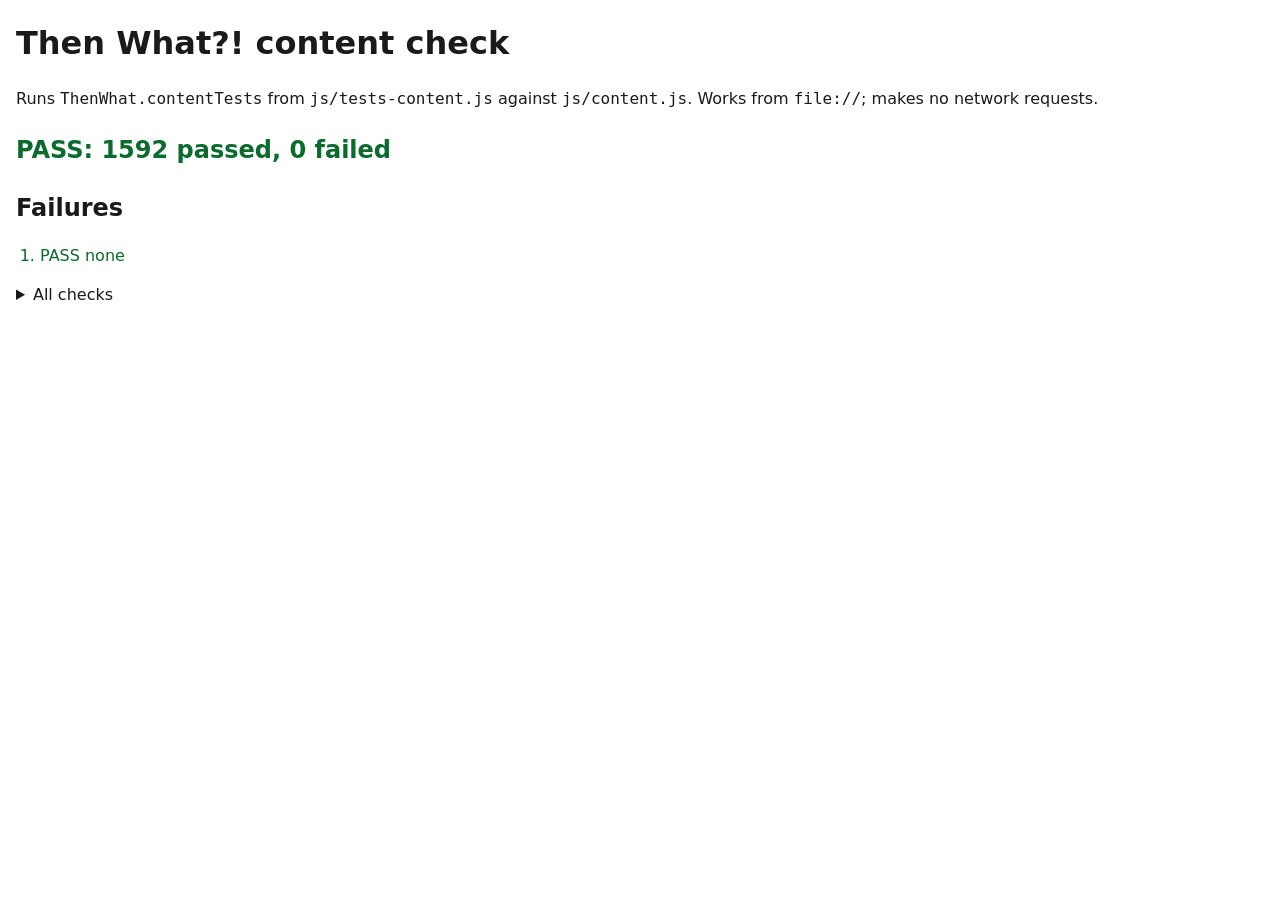
<file: content-check.html>
<!doctype html>
<html lang="en">
<head>
<meta charset="utf-8">
<meta name="viewport" content="width=device-width, initial-scale=1">
<title>Content check</title>
<style>
  body { font: 16px/1.4 system-ui, sans-serif; margin: 16px; background: #fff; color: #1a1a1a; }
  #summary { font-size: 1.5rem; font-weight: 700; }
  .pass { color: #0a6b2d; }
  .fail { color: #b00020; }
  li.fail { font-weight: 600; }
  ol { padding-left: 1.5rem; }
  details { margin-top: 1rem; }
</style>
</head>
<body>
<main>
  <h1>Then What?! content check</h1>
  <p>Runs <code>ThenWhat.contentTests</code> from <code>js/tests-content.js</code> against <code>js/content.js</code>. Works from <code>file://</code>; makes no network requests.</p>
  <p id="summary" role="status">Running...</p>
  <h2>Failures</h2>
  <ol id="failures"></ol>
  <details>
    <summary>All checks</summary>
    <ol id="all"></ol>
  </details>
</main>
<script src="js/content.js"></script>
<script src="js/tests-content.js"></script>
<script>
(function () {
  'use strict';
  var pass = 0, fail = 0;
  var all = document.getElementById('all');
  var failures = document.getElementById('failures');
  function item(ok, msg) {
    var li = document.createElement('li');
    li.className = ok ? 'pass' : 'fail';
    li.textContent = (ok ? 'PASS ' : 'FAIL ') + msg;
    return li;
  }
  function assert(ok, msg) {
    if (ok) pass++; else { fail++; failures.appendChild(item(false, msg)); }
    all.appendChild(item(ok, msg));
  }
  try {
    ThenWhat.contentTests(assert);
  } catch (e) {
    assert(false, 'contentTests threw: ' + e.message);
  }
  if (!fail) failures.appendChild(item(true, 'none'));
  var s = document.getElementById('summary');
  s.className = fail ? 'fail' : 'pass';
  s.textContent = (fail ? 'FAIL' : 'PASS') + ': ' + pass + ' passed, ' + fail + ' failed';
  document.title = (fail ? 'FAIL' : 'PASS') + ' - Content check';
})();
</script>
</body>
</html>
</file>
<file: css/tokens.css>
/* ==========================================================================
   Then What?! — Design tokens v2 (task 2.3)
   File:    web/css/tokens.css
   Date:    2026-10-21
   Owner:   Technical Artist
   Record:  design/2026-10-21-design-tokens-v2.md (contrast + colour-blind results)
   Preview: design/2026-10-21-tokens-preview.html

   RULES
   - Custom properties only. No component styles, no selectors that style
     elements. app.css (task 3.1) uses these tokens and never hard-codes a
     colour, size, radius, shadow or duration (architecture note 2026-10-20 §1.5).
   - Visual direction: C · Campfire Night + B's solid outlined buttons and
     per-card edge patterns (decision 2026-10-21).
   - Three theme axes, ONE layout. Level is set on <html> or the app root:
       data-level="sprout"  Story Sprout, warm campfire (also the default)
       data-level="weaver"  Tale Weaver, adventure map (teal)
     The Weaver block overrides only colour, shape (radius), texture and the
     prompt size. Spacing, tap sizes, motion and layout never change by level.
     Card style is set on <html> (decision 2026-10-22-card-styles-and-switcher):
       data-card-style="lantern"      Lantern storybook (also the default)
       data-card-style="collectible"  Collectible card game
       data-card-style="sticker"      Toy box sticker book
     A card style changes only card frames, shapes, art windows and
     textures (section 4). Components: web/css/cards.css.
     Big screen: data-display="tv" (section 3).
   - Print / line art: class="print" on any ancestor, or @media print,
     turns cards into black-on-white line art (section 6).
   - Cards stay cream in both themes so the same artwork prints on white paper.
     Dark "night" colours are screen chrome only and are never printed.
   - Never colour alone: every player colour has a shape token, every card
     type has a symbol, a word and an edge pattern (DRD v1.1 §9.2), and
     every card style adds a per-type SHAPE (section 4).
   - No emoji anywhere. Icons are ids in web/icons/icons.svg.
   - No network: no remote fonts, no url() to anything outside web/ (DRD §9.1).

   BREAKPOINTS (custom properties can't be used inside @media, so these are
   documentation; app.css must use the same numbers)
   - Phone portrait (PRIMARY, designed first): 360–430px wide; must still work
     at 320px. Default values below are the phone values.
   - Tablet / laptop landscape: min-width 768px (designed for 1024×768 and
     1280×800).
   - TV landscape (optional, read from ~2–3 m): min-width 1800px and
     orientation landscape (1920×1080). Many TVs and cast targets report a
     smaller CSS viewport (e.g. 960×540 at 2× density), so the UI can also
     opt in with data-display="tv" on <html>.
   - No horizontal scroll from 320px to 2560px (DRD §6).
   ========================================================================== */


/* --------------------------------------------------------------------------
   1. LEVEL-INDEPENDENT TOKENS (base palette, type, size, motion)
   -------------------------------------------------------------------------- */
:root {
  /* ---- 1.1 Base palette: Campfire Night (Story Sprout chrome) ---------- */
  --night-950: #0E1328;   /* grown-up tools bar */
  --night-900: #131A33;   /* night sky: page background */
  --night-800: #1C2448;   /* raised panel: chips, turn track */
  --night-700: #262F57;   /* quiet button fill (Continue) */
  --night-500: #46518A;   /* decorative hairlines only (never required) */
  --lilac-400: #8F97CC;   /* grown-up tool outlines (non-text, 3:1) */
  --lilac-300: #B9B6D3;   /* muted text, button outlines */
  --moon-100:  #F6EEDC;   /* moonlight text on night */

  /* ---- 1.2 Base palette: Adventure Map (Tale Weaver chrome) ----------- */
  --sea-950:   #0A141C;   /* grown-up tools bar */
  --sea-900:   #0F1B26;   /* map-night background */
  --sea-800:   #172838;   /* raised panel */
  --sea-700:   #1F3547;   /* quiet button fill */
  --sea-500:   #36566B;   /* decorative hairlines only */
  --mist-400:  #7FA6B0;   /* grown-up tool outlines */
  --mist-300:  #B9C6CF;   /* muted text, button outlines */
  --foam-100:  #EAF2EE;   /* text on map-night */
  --teal-300:  #6CC3B5;   /* Weaver accent: active marker, timer, glow */

  /* ---- 1.3 Base palette: cards and warm accents (shared) -------------- */
  --cream-50:     #FFF4DE; /* glowing card face (Sprout) */
  --parchment-50: #F8F1E2; /* map-paper card face (Weaver), still prints light */
  --ink-900:      #1B1830; /* card ink, text on light fills */
  --ink-600:      #4D4766; /* muted card text (spark, hints) */
  --amber-400:    #FFB54A; /* Record button, Sprout accent */
  --amber-800:    #8A520E; /* Record button hard "lip" shadow */
  --ember-300:    #FFC98A; /* gentle warning ("Finish your thought") */
  --mint-300:     #7EE0A1; /* success ("Saved" + icon ui-check) */
  --rose-400:     #FF6B81; /* recording state (always with the dot and the word) */
  --white:        #FFFFFF;

  /* ---- 1.4 Card-type colours (catalogue colour system, both levels) ---
     Bands, tags and chips. Each card type is ALSO told apart by symbol,
     word and edge pattern (section 1.6), so it survives greyscale print.
     World is a deeper cobalt and Fate a lighter violet than option C so the
     two stay apart for protan/deutan viewers (record §4). */
  --card-world:    #1D4A8F;  --on-card-world:  var(--white);   /* icon card-world  */
  --card-quest:    #F2B33D;  --on-card-quest:  var(--ink-900); /* icon card-quest  */
  --card-prompt:   #1B1830;  --on-card-prompt: var(--cream-50);/* icon card-prompt */
  --card-twist:    #B8402F;  --on-card-twist:  var(--white);   /* icon card-twist  */
  --card-fate:     #7B55D0;  --on-card-fate:   var(--white);   /* icon card-fate   */

  /* ---- 1.5 Player colours + shape cues (2–6 players) ------------------
     Chosen by script for colour-blind separation (Machado 2009 simulation,
     CIEDE2000; see the record). All are light so dark ink sits on them and
     they stand out ≥ 6:1 on both night backgrounds. The shape is shown next
     to the colour everywhere (band, turn track, story cover), so colour is
     never the only cue. The character icon and the name are the main cue.
     --player-n-shape holds an ICON ID from web/icons/icons.svg (solid
     shape markers), not a glyph: ui.js reads it and renders
     <svg class="icon"><use href="#shape-circle"/></svg>. No emoji. */
  --player-1: #6E9BFF;  --on-player-1: var(--ink-900);  --player-1-shape: "shape-circle";   /* blue circle */
  --player-2: #F8784E;  --on-player-2: var(--ink-900);  --player-2-shape: "shape-triangle"; /* coral triangle */
  --player-3: #78EBC0;  --on-player-3: var(--ink-900);  --player-3-shape: "shape-square";   /* mint square */
  --player-4: #FFE94A;  --on-player-4: var(--ink-900);  --player-4-shape: "shape-diamond";  /* sun diamond */
  --player-5: #C99AB4;  --on-player-5: var(--ink-900);  --player-5-shape: "shape-star";     /* heather star */
  --player-6: #E2E6FF;  --on-player-6: var(--ink-900);  --player-6-shape: "shape-heart";    /* cloud heart */

  /* ---- 1.6 Card edge patterns (from B / A). Paint with currentColor:
     the component sets `color` to the card-type colour, then uses
     `background: var(--pattern-world)` on the card edge strip. Distinct in
     greyscale: dots / diagonal stripes / ruled lines / zigzag / checks. */
  --pattern-world:  radial-gradient(circle, currentColor 0 1.8px, transparent 2.2px) 0 0 / 10px 10px;
  --pattern-quest:  repeating-linear-gradient(45deg, currentColor 0 3px, transparent 3px 9px);
  --pattern-prompt: repeating-linear-gradient(0deg, currentColor 0 2px, transparent 2px 8px);
  --pattern-twist:  linear-gradient(135deg, currentColor 25%, transparent 25%) -6px 0 / 12px 12px,
                    linear-gradient(225deg, currentColor 25%, transparent 25%) -6px 0 / 12px 12px;
  --pattern-fate:   repeating-conic-gradient(currentColor 0 25%, transparent 0 50%) 0 0 / 10px 10px;
  --pattern-edge-width: 10px;   /* width of the patterned strip on a card edge */

  /* ---- 1.7 Typography ---------------------------------------------------
     Atkinson Hyperlegible everywhere: body, display and card titles. No
     serif titles in any card style (decision 2026-10-22 §1.4). The font
     file is not added yet, so the system stack below is what renders today.
     When the font is added (task 3.1):
       1. Put the .woff2 files in web/fonts/ (same origin; nothing remote).
       2. Add an @font-face rule in app.css that points at web/fonts/ with
          font-display: swap. No URL is written here (DRD §9.1).
     No emoji font in the stacks: the UI uses the icon sprite, never emoji. */
  --font-family-atkinson: "Atkinson Hyperlegible", "Atkinson Hyperlegible Next";
  --font-body:    var(--font-family-atkinson), system-ui, -apple-system,
                  "Segoe UI", Roboto, "Noto Sans", "Helvetica Neue", Arial,
                  sans-serif;
  --font-display: var(--font-family-atkinson), system-ui, -apple-system,
                  "Segoe UI", Roboto, "Noto Sans", "Helvetica Neue", Arial,
                  sans-serif;

  --fw-regular: 400;
  --fw-medium:  600;
  --fw-bold:    700;
  --fw-display: 800;

  --lh-tight:  1.15;  /* prompt, headings */
  --lh-snug:   1.3;   /* buttons, chips */
  --lh-body:   1.5;   /* paragraphs */
  --measure-prompt: 18ch;  /* ≈ 6–8 words per line for Sprout (research §4.2) */
  --measure-body:   60ch;

  /* Type scale, phone values. Prompts are sentence case, never all caps.
     All type sizes are in rem (1rem = 16px by default) so the browser's
     text-size setting scales them (accessibility pass A-14). The px value
     at default size = rem x 16 (e.g. 3rem = 48px prompt). */
  --fs-100: 0.875rem;   /* grown-up only: exact seconds, footnotes */
  --fs-200: 1rem;   /* grown-up tool labels, round counter */
  --fs-300: 1.125rem;   /* body text on phone */
  --fs-400: 1.25rem;   /* chips (World, Quest, Twist), body on tablet */
  --fs-500: 1.5rem;   /* child button labels (Record, Continue) */
  --fs-600: 1.75rem;   /* "Maya, it's your turn!" on phone */
  --fs-700: 2.25rem;   /* Fate titles, story cover title */

  /* Semantic sizes (use these in app.css) */
  --fs-tools:   var(--fs-200);
  --fs-body:    var(--fs-300);
  --fs-chip:    var(--fs-300);
  --fs-btn-kid: var(--fs-500);
  --fs-turn:    var(--fs-600);
  --fs-display: var(--fs-700);

  /* Turn Prompt per device and level (decision 2026-10-21 §1.4):
     phone ≥ 44px, tablet/laptop 52–60px, TV larger; Sprout > Weaver.
     The level themes pick one via --fs-prompt. */
  --fs-prompt-sprout: 3rem;
  --fs-prompt-weaver: 2.75rem;

  /* ---- 1.8 Spacing (4px base) ------------------------------------------ */
  --space-1:  4px;
  --space-2:  8px;
  --space-3:  12px;
  --space-4:  16px;
  --space-5:  24px;
  --space-6:  32px;
  --space-7:  40px;
  --space-8:  48px;
  --space-9:  64px;
  --space-10: 96px;
  --gutter:   16px;   /* page side padding; phone */
  --stack:    var(--space-4);   /* default vertical gap between blocks */

  /* ---- 1.9 Touch targets ----------------------------------------------- */
  --tap-min: 48px;    /* every control, incl. grown-up tools (DRD §1.4) */
  --tap-kid: 96px;    /* child-pressed: Record, Continue, Start, Fate cards,
                         Listen. Height AND min-width (≈ 2 × 2 cm). */
  --tap-gap:     8px;   /* minimum gap between any two targets */
  --tap-gap-kid: 16px;  /* gap between child buttons */
  --zone-gap:    32px;  /* minimum distance from grown-up tools to Record */
  --tap-step:    64px;  /* +/- stepper buttons (player count on setup):
                         bigger than --tap-min for small fingers, smaller
                         than --tap-kid so two fit beside the number at 320px */
  --clear-band:  24px;  /* empty band kept above the pinned bottom bar, so the
                         last content and its focus ring never sit under it
                         (accessibility pass A-10). Use as content
                         padding-bottom and in scroll-padding-bottom. */

  /* ---- 1.10 Outline and border widths (B's solid outlined buttons) ----- */
  --border-hair:     1px;  /* decorative hairline */
  --outline-tools:   2px;  /* grown-up tool buttons */
  --outline-btn:     3px;  /* all child buttons and chips that act */
  --outline-card:    2px;  /* card keyline */
  --focus-width:     3px;  /* each band of the two-tone focus ring */
  --focus-offset:    2px;
  --opacity-dimmed:  0.6;  /* unpicked Fate cards etc. Never lower: 0.5 left
                              text at 4.8:1 (accessibility pass A-17) */

  /* ---- 1.10a System colours for forced-colors mode (Windows High
     Contrast). Used ONLY inside @media (forced-colors: active) in the
     component CSS (accessibility pass A-01, A-12, A-13). */
  --system-ink:        CanvasText;
  --system-canvas:     Canvas;
  --system-focus:      Highlight;
  --system-button-ink: ButtonText;

  /* ---- 1.11 Motion -------------------------------------------------------
     No motion during a turn (DRD §6). Only round breaks, Twist reveal,
     Fate and the story cover. Reduced motion → 0 (section 5). */
  --dur-instant:  0ms;
  --dur-fast:     150ms;  /* button press feedback */
  --dur-base:     200ms;  /* Replace Prompt cross-fade (DRD §7) */
  --dur-slow:     400ms;  /* round-break banner, pause dim */
  --dur-ceremony: 700ms;  /* Fate card grow, story cover rise */
  --ease-standard: cubic-bezier(0.2, 0, 0, 1);
  --ease-enter:    cubic-bezier(0, 0, 0, 1);
  --ease-exit:     cubic-bezier(0.3, 0, 1, 1);
  --motion-distance: 12px;   /* max travel of a rise / slide */
  --motion-grow:     1.06;   /* scale for the chosen Fate card */

  /* ---- 1.12 Layers ------------------------------------------------------- */
  --z-base:    0;
  --z-tools:   10;
  --z-overlay: 100;   /* Pause dim */
  --z-toast:   200;

  /* ---- 1.13 Card system: sizes shared by all three card styles --------
     Used by web/css/cards.css. Phone values; TV values in section 3. */
  --card-max-w:  300px;      /* gallery / setup card */
  --card-aspect: 63 / 88;    /* poker size, same ratio on screen and paper */
  /* --card-pad: default lives in section 4.0 (:where(:root)), see there */
  --card-gap:    var(--space-2);
  --card-edge-h: 12px;       /* patterned edge strip */
  --card-window-aspect-base: 200 / 120;   /* scene art viewBox */
  --fs-card-type:   1rem;    /* type word, sentence case ("World") */
  --fs-card-title:  1.3125rem;
  --fs-card-text:   1.0625rem;
  --fs-card-prompt: 1.4375rem;    /* prompt text on a gallery card */
  --lh-card-text:   1.35;
  --ls-card-type:   0.04em;
  --fw-heavy: 900;           /* sticker labels */
  --icon-sm: 20px;
  --icon-md: 24px;
  --icon-lg: 32px;
  --icon-xl: 48px;
  --icon-band: 40px;    /* character icon in the player band (turn screens) */
  --icon-hero: 112px;   /* big character icon on the hand-over screen (T0) */
  --keyline-thin: 1.5px;     /* drop-shadow keyline around shaped parts */
  --keyline-bold: 3px;

  /* Edge-pattern ink per type (pattern drawn over the type colour) */
  --pattern-ink-world:  rgba(255, 255, 255, 0.22);
  --pattern-ink-quest:  rgba(27, 24, 48, 0.16);
  --pattern-ink-prompt: rgba(255, 244, 222, 0.16);
  --pattern-ink-twist:  rgba(255, 255, 255, 0.20);
  --pattern-ink-fate:   rgba(255, 255, 255, 0.20);

  /* ---- 1.14 Print / line art (section 6) -------------------------------
     Printed cards are line art only: black on white, no fills, so they
     photocopy well (decision 2026-10-22 §1.3). */
  --print-ink:   #000000;
  --print-paper: #FFFFFF;
  --print-card-w: 63mm;      /* poker card, 63 x 88 mm */
  --print-card-h: 88mm;
  --print-safe:   2.5mm;     /* inset so outlines never touch the cut */
  --print-line:   0.35mm;
  --print-scene-line: 1.3;   /* SVG user units in the 200 x 120 scene */
  --print-art-h:  27mm;
  --print-fs-type:   9pt;
  --print-fs-title:  12pt;
  --print-fs-text:   10.5pt;
  --print-fs-prompt: 13pt;
  --print-icon:      5mm;
  --print-cut-len:   5mm;    /* crop mark length */
  --print-cut-off:   1.5mm;  /* gap between crop mark and card corner */
  --print-cut-line:  0.2mm;
  --print-a4-w: 210mm;       --print-a4-h: 297mm;
  --print-letter-w: 215.9mm; --print-letter-h: 279.4mm;
}


/* --------------------------------------------------------------------------
   2. LEVEL THEMES (colour, shape, texture, prompt size only)
   -------------------------------------------------------------------------- */

/* ---- 2.1 Story Sprout: warm campfire (default) ------------------------- */
:root,
[data-level="sprout"] {
  color-scheme: dark;

  /* Surfaces */
  --color-bg:        var(--night-900);
  --color-surface:   var(--night-800);   /* chips, turn track, panels */
  --color-surface-2: var(--night-700);   /* quiet button fill */
  --color-tools-bg:  var(--night-950);   /* grown-up tools bar */
  --color-card:      var(--cream-50);    /* glowing card face */

  /* Text */
  --color-ink:            var(--moon-100);   /* on bg / surface */
  --color-ink-muted:      var(--lilac-300);
  --color-tools-ink:      var(--lilac-300);
  --color-card-ink:       var(--ink-900);    /* prompt text: ≥ 7:1 */
  --color-card-ink-muted: var(--ink-600);

  /* Lines (non-text). --color-line is decorative; outlines must pass 3:1. */
  --color-line:          var(--night-500);
  --color-outline:       var(--lilac-300);   /* quiet button outline */
  --color-tools-outline: var(--lilac-400);
  --color-card-keyline:  rgba(27, 24, 48, 0.12);

  /* Accent = active-turn marker, timer fill, glow tint */
  --color-accent:    var(--amber-400);
  --color-on-accent: var(--ink-900);

  /* Buttons (B style: solid fill, solid outline, hard lip shadow) */
  --color-primary:       var(--amber-400);  /* Record (icon ui-mic) */
  --color-on-primary:    var(--ink-900);
  --color-primary-edge:  var(--ink-900);
  --color-primary-lip:   var(--amber-800);
  --color-secondary:      var(--night-700); /* Continue without recording (icon ui-continue) */
  --color-on-secondary:   var(--moon-100);
  --color-secondary-edge: var(--lilac-300);
  --color-secondary-lip:  var(--night-950);

  /* Focus ring: two bands so one always contrasts ≥ 3:1 with whatever is
     behind it (night, cream card, amber button, any player colour).
     The OUTER band must be a real outline, because forced-colors mode
     removes box-shadow (accessibility pass A-01, verified):
       :focus-visible {
         outline: var(--focus-width) solid var(--color-focus-outer);
         outline-offset: var(--focus-width);
         box-shadow: 0 0 0 var(--focus-width) var(--color-focus-inner);
       }
       @media (forced-colors: active) {
         :focus-visible { outline-color: var(--system-focus); box-shadow: none; }
       } */
  --color-focus-inner: var(--ink-900);
  --color-focus-outer: var(--moon-100);

  /* States */
  --color-success:         var(--mint-300);   /* text on bg, with icon ui-check */
  --color-warning-gentle:  var(--ember-300);  /* text on bg, never red, no alarm */
  --color-rec:             var(--rose-400);   /* "Recording" dot, fill, text */
  --color-on-rec:          var(--ink-900);
  --color-timer-fill:      var(--amber-400);
  --color-timer-fill-late: var(--ember-300);  /* "Finish your thought" (with words) */
  --color-timer-track:     var(--night-700);
  --color-overlay:         rgba(6, 9, 20, 0.78); /* Pause dim over the table */

  /* Shape */
  --radius-card: 22px;
  --radius-btn:  20px;
  --radius-chip: 999px;
  --radius-panel: 16px;
  --radius-tools: 12px;

  /* Light, glow, texture */
  --shadow-btn-lip:   0 5px 0 var(--color-primary-lip);
  --shadow-btn-lip-2: 0 5px 0 var(--color-secondary-lip);
  --shadow-card: 0 0 0 1px rgba(255, 181, 74, 0.28), 0 14px 44px rgba(255, 165, 70, 0.20);
  --shadow-panel: 0 8px 24px rgba(0, 0, 0, 0.35);
  --glow-active: 0 0 0 4px rgba(255, 181, 74, 0.25);
  /* Star field + campfire glow from below. Never "spooky": warm, sparse. */
  --texture-bg:
    radial-gradient(ellipse 75% 40% at 50% 112%, rgba(255, 150, 60, 0.20), transparent 70%),
    radial-gradient(1.5px 1.5px at 8% 14%, rgba(246, 238, 220, 0.55), transparent 60%),
    radial-gradient(1px 1px at 22% 6%, rgba(246, 238, 220, 0.50), transparent 60%),
    radial-gradient(1.5px 1.5px at 63% 9%, rgba(246, 238, 220, 0.45), transparent 60%),
    radial-gradient(1px 1px at 81% 21%, rgba(246, 238, 220, 0.50), transparent 60%),
    radial-gradient(1.5px 1.5px at 93% 7%, rgba(246, 238, 220, 0.40), transparent 60%);

  --fs-prompt: var(--fs-prompt-sprout);
  --fw-prompt: var(--fw-display);

  /* Card-style atoms that change by level (used by section 4).
     Sprout: gold foil, amber glow, tilted stickers, plain page. */
  --card-metal-hi:   #FFF0C2;
  --card-metal:      #E9B54E;
  --card-metal-lo:   #9A6618;
  --card-metal-band: #EDBF5F;
  --card-glow:       rgba(255, 176, 80, 0.38);
  --card-glow-soft:  rgba(255, 181, 74, 0.16);
  --card-page-line:  rgba(138, 82, 14, 0.38);
  --card-page-grid:  none;
  --card-tilt:       1.5deg;
  --card-label-tilt: -4deg;
  --card-stitch:     none;
  --card-sticker-mark: var(--amber-400);
  --fs-card-text-level: var(--fs-card-text);
  --print-art-h-level: var(--print-art-h);
  --print-fs-text-level: var(--print-fs-text);
}

/* ---- 2.2 Tale Weaver: adventure map (teal). Same layout and sizes. ---- */
[data-level="weaver"] {
  --color-bg:        var(--sea-900);
  --color-surface:   var(--sea-800);
  --color-surface-2: var(--sea-700);
  --color-tools-bg:  var(--sea-950);
  --color-card:      var(--cream-50); /* same cream as Sprout so printed cards match (decision 2026-10-21 Q8) */

  --color-ink:       var(--foam-100);
  --color-ink-muted: var(--mist-300);
  --color-tools-ink: var(--mist-300);

  --color-line:          var(--sea-500);
  --color-outline:       var(--mist-300);
  --color-tools-outline: var(--mist-400);

  /* Teal marks the turn; amber stays only on Record */
  --color-accent:    var(--teal-300);
  --color-on-accent: var(--sea-900);

  --color-secondary:      var(--sea-700);
  --color-on-secondary:   var(--foam-100);
  --color-secondary-edge: var(--mist-300);
  --color-secondary-lip:  var(--sea-950);

  --color-focus-outer: var(--foam-100);

  --color-timer-fill:  var(--teal-300);
  --color-timer-track: var(--sea-700);
  --color-overlay:     rgba(5, 12, 17, 0.78);

  /* Squarer, calmer shapes for 10–14 */
  --radius-card: 14px;
  --radius-btn:  12px;
  --radius-chip: 10px;
  --radius-panel: 10px;
  --radius-tools: 8px;

  --shadow-card: 0 0 0 1px rgba(108, 195, 181, 0.22), 0 12px 36px rgba(0, 0, 0, 0.45);
  --glow-active: 0 0 0 4px rgba(108, 195, 181, 0.25);
  /* Faint map grid instead of stars */
  --texture-bg:
    linear-gradient(rgba(185, 198, 207, 0.06) 1px, transparent 1px) 0 0 / 48px 48px,
    linear-gradient(90deg, rgba(185, 198, 207, 0.06) 1px, transparent 1px) 0 0 / 48px 48px;

  --fs-prompt: var(--fs-prompt-weaver);
  --fw-prompt: var(--fw-bold);

  /* Card-style atoms: silver-teal foil, teal glow, no tilt, journal grid,
     stitched explorer patch (stickers). */
  --card-metal-hi:   #F1F6F7;
  --card-metal:      #A9C3CB;
  --card-metal-lo:   #4E6F7C;
  --card-metal-band: #B4CBD2;
  --card-glow:       rgba(108, 195, 181, 0.34);
  --card-glow-soft:  rgba(108, 195, 181, 0.16);
  --card-page-line:  rgba(31, 53, 71, 0.35);
  --card-page-grid:  linear-gradient(rgba(31, 53, 71, 0.07) 1px, transparent 1px) 0 0 / 100% 22px,
                     linear-gradient(90deg, rgba(31, 53, 71, 0.07) 1px, transparent 1px) 0 0 / 22px 100%;
  --card-tilt:       0deg;
  --card-label-tilt: 0deg;
  --card-stitch:     dashed;
  --card-sticker-mark: var(--teal-300);
  --fs-card-text-level: calc(var(--fs-card-text) * 0.94);   /* Weaver texts are longer (up to ~120 chars) */
  --print-art-h-level: 19mm;     /* smaller picture so 120-char texts fit 63 x 88 mm */
  --print-fs-text-level: 9.5pt;
}


/* --------------------------------------------------------------------------
   3. DEVICE SIZES (phone values are the defaults above)
   -------------------------------------------------------------------------- */

/* Tablet / laptop landscape: 1024×768, 1280×800 */
@media (min-width: 768px) {
  :root {
    --gutter: 24px;
    --stack:  var(--space-5);
    --fs-body: var(--fs-400);
    --fs-chip: var(--fs-400);
    --fs-turn: clamp(2rem, 1.6vw + 1.25rem, 2.5rem);
    --fs-display: clamp(2.25rem, 2vw + 1.25rem, 3rem);
    /* 768 → 53px, 1024 → 59px, ≥ 1091 → 60px */
    --fs-prompt-sprout: clamp(3.25rem, 2.4vw + 2.125rem, 3.75rem);
    /* 768 → 52px, ≥ 1067 → 56px */
    --fs-prompt-weaver: clamp(3.25rem, 1.34vw + 2.60625rem, 3.5rem);
  }
}

/* TV landscape, 1920×1080, read from 2–3 m. Media query OR opt-in attribute. */
@media (min-width: 1800px) and (orientation: landscape) {
  :root {
    --gutter: 64px;
    --stack:  var(--space-7);
    --fs-tools: 1.375rem;
    --fs-body: 1.75rem;
    --fs-chip: 1.75rem;
    --fs-btn-kid: 2rem;
    --fs-turn: 3.5rem;
    --fs-display: 4rem;
    --fs-prompt-sprout: clamp(5rem, 4.4vw, 7rem);  /* 1920 → 84px */
    --fs-prompt-weaver: clamp(4.5rem, 3.8vw, 6rem);   /* 1920 → 73px */
    --tap-kid: 120px;
    --card-max-w: 420px;
    --fs-card-type: 1.375rem;
    --fs-card-title: 1.875rem;
    --fs-card-text: 1.5rem;
    --fs-card-prompt: 2rem;
    --icon-md: 32px;
    --icon-lg: 44px;
  }
}
:root[data-display="tv"] {
  --gutter: 64px;
  --stack:  var(--space-7);
  --fs-tools: 1.375rem;
  --fs-body: 1.75rem;
  --fs-chip: 1.75rem;
  --fs-btn-kid: 2rem;
  --fs-turn: 3.5rem;
  --fs-display: 4rem;
  --fs-prompt-sprout: 5.25rem;
  --fs-prompt-weaver: 4.5rem;
  --tap-kid: 120px;
  --card-max-w: 420px;
  --fs-card-type: 1.375rem;
  --fs-card-title: 1.875rem;
  --fs-card-text: 1.5rem;
  --fs-card-prompt: 2rem;
  --icon-md: 32px;
  --icon-lg: 44px;
}


/* --------------------------------------------------------------------------
   4. CARD STYLES (task 2.6; decision 2026-10-22-card-styles-and-switcher)
   --------------------------------------------------------------------------
   One Campfire Night base, three card styles, switched by
   data-card-style on <html>. Only card frames, shapes, art windows and
   textures change. Components that use these: web/css/cards.css.

   HOW THE BLOCKS WORK
   - Every selector is wrapped in :where() (specificity 0), so the level
     blocks, prefers-contrast (section 5) and print (section 6) always win.
   - Each block is also re-declared on every [data-level] element inside
     the style, because some values here use level atoms (--card-metal-*,
     --card-glow, --card-tilt ...) and var() is resolved where a property
     is declared. Level can therefore sit on <html> or on any app root.
   - Per-type shapes are named --card-<slot>-<type>; cards.css maps them to
     the card with var(--card-<slot>-<type>, none), so a style only lists
     the slots it uses. A later Action card (Story Storm bundle) adds
     --card-*-action values here plus one type block in cards.css.

   NON-COLOUR IDENTITY per style (shape + symbol + word, never colour alone)
   - lantern:     art-window shape (house / porthole / speech bubble / blob /
                  sunrise) + lantern symbol + word + ribbon pattern
   - collectible: banner shape (arch / forked ribbon / rounded tag /
                  zigzag / pointed) + medallion shape (circle / shield /
                  rounded square / diamond / star) + patterned frame
   - sticker:     card silhouette (arched / pennant / speech bubble /
                  zigzag / ticket) + pattern strip + label word
   Symbols: card-world, card-quest, card-prompt, card-twist, card-fate.
   -------------------------------------------------------------------------- */

/* ---- 4.0 Scene-art palette, shared default (decorative only, never behind
   text). Scenes are inline SVG painted by class (cards.css section 5). */
:where(:root) {
  --sc-sky: #FAD9A6;   --sc-sun: #FFB54A;   --sc-cloud: #FFF4DE;
  --sc-ground: #9ED49B; --sc-tree: #5FB37A; --sc-wall: #F2C27B;
  --sc-roof: #B8402F;  --sc-win: #FFF4DE;   --sc-door: #7A4E2D;
  --sc-path: #E8B87A;  --sc-ink: #1B1830;   --sc-inkf: #1B1830;
  --sc-ring1: rgba(242, 179, 61, 0.30);    --sc-ring2: rgba(242, 179, 61, 0.55);
  --sc-bus: #F2B33D;   --sc-fur: #E3A15E;   --sc-pink: #F49AA5;
  --sc-belly: #FFF4DE; --sc-bubble: #FFFFFF; --sc-star: #FFB54A;
  --sc-pot: #B9B6D3;   --sc-rays: rgba(255, 214, 120, 0.6);
  --sc-flag1: #F8784E; --sc-flag2: #6E9BFF; --sc-paper: #F8F1E2;
  --sc-grid: rgba(31, 53, 71, 0.18);       --sc-coast: rgba(108, 195, 181, 0.35);
  --sc-line-w: 2;      /* s-ln stroke, SVG units */
  --sc-outline-w: 1.5; /* outline on filled shapes, SVG units */
}

/* Card padding default. Zero specificity on purpose (2026-10-23): if it sat
   in the section 1 :root block, :root (0,1,0) would beat the card-style
   blocks below (:where(...), 0,0,0) whenever data-card-style is on <html>
   itself, and every style would get this padding instead of its own
   (verified: Collectible banner then covered the card title). */
:where(:root) { --card-pad: var(--space-4); }

/* ---- 4.1 Lantern storybook (DEFAULT) -----------------------------------
   A glowing storybook page hanging from a small paper lantern that carries
   the type symbol. The picture window's shape tells the type. A bookmark
   ribbon with the edge pattern hangs off the bottom. */
:where(:root:not([data-card-style]), [data-card-style="lantern"]),
:where(:root:not([data-card-style]) [data-level], [data-card-style="lantern"] [data-level]) {
  --lantern-page-hi: #FFF9EC;
  --lantern-page:    #FFF3DA;
  --lantern-page-lo: #FBE6C0;
  --card-face: var(--card-page-grid),
               radial-gradient(120% 90% at 50% 32%, var(--lantern-page-hi), var(--lantern-page) 55%, var(--lantern-page-lo));
  --card-radius: var(--radius-panel);
  --card-pad: var(--space-5) var(--space-4) var(--space-4) var(--space-5);
  --card-shadow: 0 0 0 1px var(--card-page-line), 0 0 38px var(--card-glow), 0 18px 38px rgba(0, 0, 0, 0.42);
  --card-spine: linear-gradient(90deg, rgba(138, 82, 14, 0.20), transparent);
  --card-spine-w: 16px;
  --card-hang: 78px;              /* room above the page for the lantern */
  --card-hang-phone: 60px;        /* phones: type tag beside the lantern (app.css phone layout) */
  --card-keyline-ink: var(--ink-900);
  --card-art-glow: drop-shadow(0 0 12px var(--card-glow));

  /* Lantern (carries the type symbol) */
  --lantern-w: 46px;
  --lantern-h: 52px;
  --lantern-radius: 18px / 22px;
  --lantern-cap-w: 20px;
  --lantern-cap-h: 7px;
  --lantern-string-h: 14px;
  --lantern-string: var(--lilac-300);
  --lantern-rim: var(--moon-100);   /* separates dark lanterns from the night sky (3:1) */
  --lantern-glow: 0 0 26px 8px var(--card-glow);
  --lantern-turn-w: 32px;           /* small lantern on the turn-screen prompt */
  --lantern-turn-h: 36px;

  /* Bookmark ribbon (edge pattern) */
  --lantern-ribbon-w: 24px;
  --lantern-ribbon-h: 58px;
  --lantern-ribbon-shape: polygon(0 0, 100% 0, 100% 100%, 50% 78%, 0 100%);

  /* Art windows: the type's shape (clip-path on the scene) */
  --card-window-world:  polygon(50% 0, 100% 24%, 100% 100%, 0 100%, 0 24%);   /* house */
  --card-window-quest:  circle(closest-side);                                   /* porthole */
  --card-window-prompt: inset(0 0 16px 0 round 26px);                           /* speech bubble (+ tail) */
  --card-window-twist:  inset(0 round 44% 56% 52% 48% / 58% 44% 56% 42%);      /* blob */
  --card-window-fate:   inset(0 round 50% 50% 0 0 / 100% 100% 0 0);           /* sunrise */
  --card-window-aspect-world:  200 / 130;
  --card-window-aspect-quest:  1 / 1;
  --card-window-aspect-prompt: 200 / 130;
  --card-window-aspect-twist:  200 / 130;
  --card-window-aspect-fate:   2 / 1;
  --card-window-width-quest:   76%;
  --card-tail-w: 30px;              /* speech-bubble tail of the Prompt window */
  --card-tail-h: 18px;
  --card-tail-x: 34px;

  /* Turn-screen prompt: words inside a speech bubble on the page */
  --card-turn-bubble: var(--lantern-page-hi);
  --card-turn-bubble-radius: 26px;

  --sc-sky: #FFD9A0; --sc-ground: #D8D98C; --sc-wall: #F6C77E; --sc-roof: #C4673A;
  --sc-win: #FFF6D8; --sc-ink: #8A520E; --sc-tree: #9DBF6A; --sc-path: #F2CF94;
  --sc-cloud: #FFF1D8;
  --sc-outline-w: 0;    /* soft light, no outlines */
  --sc-line-w: 1.6;
}

/* ---- 4.2 Collectible card game ------------------------------------------
   Trading-card frame: foil rim, thick type-colour frame with the edge
   pattern, shaped banner, art window, cream panel, corner medallion.
   Titles use Atkinson Hyperlegible like everything else (no serif). */
:where([data-card-style="collectible"]),
:where([data-card-style="collectible"] [data-level]) {
  --card-face: linear-gradient(135deg, var(--card-metal-hi), var(--card-metal) 22%, var(--card-metal-lo) 48%, var(--card-metal) 70%, var(--card-metal-hi));
  --card-radius: var(--radius-panel);
  --card-frame-width: 5px;          /* foil rim */
  --collect-frame-width: 10px;      /* type-colour frame inside the rim */
  --collect-pad-top: 44px;          /* room for the banner */
  --card-pad: calc(var(--card-frame-width) + var(--collect-pad-top)) calc(var(--card-frame-width) + var(--collect-frame-width)) calc(var(--card-frame-width) + var(--collect-frame-width));
  --card-shadow: 0 0 0 var(--keyline-thin) var(--ink-900), 0 14px 34px rgba(0, 0, 0, 0.45), 0 0 28px var(--card-glow-soft);
  --card-sheen: linear-gradient(115deg, transparent 18%, rgba(255, 255, 255, 0.22) 32%, transparent 44%, transparent 64%, rgba(255, 255, 255, 0.12) 74%, transparent 84%);
  --card-keyline-ink: var(--ink-900);
  --collect-inner: #FFFAEE;         /* cream panel under text */
  --collect-panel-radius: 8px;
  --collect-panel-ring: 2px;        /* foil ring around panels, then ink */
  --collect-band-h: 30px;
  --collect-band-top: 12px;
  --collect-band-face: linear-gradient(var(--card-metal-hi), var(--card-metal-band));
  --collect-medal: 40px;
  --collect-medal-big: 48px;        /* diamond and star read smaller */
  --collect-medal-ring: 2px;

  /* Banner shapes (clip-path on the banner face) */
  --card-banner-world:  inset(0 round 50% 50% 5px 5px / 100% 100% 5px 5px);                       /* arch */
  --card-banner-quest:  polygon(0 0, 100% 0, 88% 50%, 100% 100%, 0 100%, 12% 50%);                 /* forked ribbon */
  --card-banner-prompt: inset(0 round 12px);                                                         /* rounded tag */
  --card-banner-twist:  polygon(0% 0, 5% 5px, 10% 0, 15% 5px, 20% 0, 25% 5px, 30% 0, 35% 5px, 40% 0, 45% 5px, 50% 0, 55% 5px, 60% 0, 65% 5px, 70% 0, 75% 5px, 80% 0, 85% 5px, 90% 0, 95% 5px, 100% 0, 100% 100%, 95% calc(100% - 5px), 90% 100%, 85% calc(100% - 5px), 80% 100%, 75% calc(100% - 5px), 70% 100%, 65% calc(100% - 5px), 60% 100%, 55% calc(100% - 5px), 50% 100%, 45% calc(100% - 5px), 40% 100%, 35% calc(100% - 5px), 30% 100%, 25% calc(100% - 5px), 20% 100%, 15% calc(100% - 5px), 10% 100%, 5% calc(100% - 5px), 0 100%);  /* zigzag */
  --card-banner-fate:   polygon(10% 0, 90% 0, 100% 50%, 90% 100%, 10% 100%, 0 50%);                  /* pointed */
  /* Medallion shapes (clip-path on the medallion) */
  --card-medal-world:  circle(50%);
  --card-medal-quest:  polygon(50% 0, 100% 14%, 100% 56%, 50% 100%, 0 56%, 0 14%);                   /* shield */
  --card-medal-prompt: inset(0 round 10px);
  --card-medal-twist:  polygon(50% 0, 100% 50%, 50% 100%, 0 50%);                                    /* diamond */
  --card-medal-fate:   polygon(50% 0, 61% 33%, 97% 35%, 68% 56%, 79% 91%, 50% 70%, 21% 91%, 32% 56%, 3% 35%, 39% 33%); /* star */
  /* Art window: one rectangle for every type (the banner carries the shape) */
  --card-window-world:  inset(0 round 8px);
  --card-window-quest:  inset(0 round 8px);
  --card-window-prompt: inset(0 round 8px);
  --card-window-twist:  inset(0 round 8px);
  --card-window-fate:   inset(0 round 8px);

  --card-turn-bubble: var(--collect-inner);
  --card-turn-bubble-radius: var(--collect-panel-radius);

  --sc-sky: #F7C98B; --sc-ground: #7CC08A; --sc-wall: #F0C98A;
}

/* ---- 4.3 Toy box sticker book --------------------------------------------
   Die-cut sticker: white backing, type-colour ring, five silhouettes, a
   tilted label sticker. Tale Weaver: stitched "explorer patch", no tilt. */
:where([data-card-style="sticker"]),
:where([data-card-style="sticker"] [data-level]) {
  --card-face: var(--cream-50);
  --card-radius: var(--radius-card);
  --sticker-pad-x: 20px;            /* clears the Weaver stitch line */
  --card-pad: 18px var(--sticker-pad-x);
  --card-shadow: none;              /* the outline comes from the sticker backing */
  --card-keyline-ink: var(--ink-900);
  --sticker-back: var(--white);     /* white die-cut backing */
  --sticker-back-w: 4px;
  --sticker-ring-w: 5px;            /* ring inside the backing: the card's type colour
                                       (cards.css: var(--sticker-ring-color, var(--tc)));
                                       print sets --sticker-ring-color to ink */
  --sticker-lift: 0 8px 0 rgba(0, 0, 0, 0.35);
  --sticker-label-ring: 3px;
  --sticker-art-radius: 18px;
  --sticker-stitch-w: 2px;
  --sticker-stitch-offset: -12px;
  --sticker-stitch-ink: var(--ink-600);
  --sticker-mark: 44px;
  --sticker-mark-tilt: 8deg;

  /* Silhouettes (clip-path / mask on the card face) */
  --card-silhouette-world:  inset(0 round 50% 50% 26px 26px / 70px 70px 26px 26px);   /* arched top */
  --card-silhouette-quest:  polygon(0 0, 100% 0, 100% 100%, 50% calc(100% - 28px), 0 100%); /* pennant */
  --card-silhouette-prompt: inset(0 round 30px);                                        /* speech bubble (+ tail) */
  --card-silhouette-twist:  polygon(0% 0, 4.167% 10px, 8.333% 0, 12.5% 10px, 16.67% 0, 20.83% 10px, 25% 0, 29.17% 10px, 33.33% 0, 37.5% 10px, 41.67% 0, 45.83% 10px, 50% 0, 54.17% 10px, 58.33% 0, 62.5% 10px, 66.67% 0, 70.83% 10px, 75% 0, 79.17% 10px, 83.33% 0, 87.5% 10px, 91.67% 0, 95.83% 10px, 100% 0, 100% 100%, 95.83% calc(100% - 10px), 91.67% 100%, 87.5% calc(100% - 10px), 83.33% 100%, 79.17% calc(100% - 10px), 75% 100%, 70.83% calc(100% - 10px), 66.67% 100%, 62.5% calc(100% - 10px), 58.33% 100%, 54.17% calc(100% - 10px), 50% 100%, 45.83% calc(100% - 10px), 41.67% 100%, 37.5% calc(100% - 10px), 33.33% 100%, 29.17% calc(100% - 10px), 25% 100%, 20.83% calc(100% - 10px), 16.67% 100%, 12.5% calc(100% - 10px), 8.333% 100%, 4.167% calc(100% - 10px), 0 100%); /* zigzag */
  --card-silhouette-fate:   inset(0 round 24px);                                         /* ticket (+ notches) */
  --card-mask-fate: radial-gradient(circle 16px at 0 50%, transparent 98%, #000) left / 51% 100% no-repeat,
                    radial-gradient(circle 16px at 100% 50%, transparent 98%, #000) right / 51% 100% no-repeat;
  --card-pad-world: 34px var(--sticker-pad-x) 18px;
  --card-pad-quest: 18px var(--sticker-pad-x) 46px;
  --card-pad-twist: 26px var(--sticker-pad-x);
  --card-pad-fate:  18px 28px;
  --card-tail-prompt: block;        /* the Prompt sticker has a speech tail */
  --card-tail-w: 40px;
  --card-tail-h: 26px;
  --card-tail-x: 30px;
  /* Art windows: rounded rectangle for every type (silhouette carries the shape) */
  --card-window-world:  inset(0 round 15px);
  --card-window-quest:  inset(0 round 15px);
  --card-window-prompt: inset(0 round 15px);
  --card-window-twist:  inset(0 round 15px);
  --card-window-fate:   inset(0 round 15px);

  --card-turn-bubble: var(--cream-50);
  --card-turn-bubble-radius: 30px;

  --sc-sky: #9CC3FF; --sc-ground: #7EE0A1; --sc-wall: #FFE94A; --sc-roof: #F8784E;
  --sc-door: #7B55D0; --sc-tree: #3FAF6C; --sc-bus: #FFE94A; --sc-path: #FFC98A;
  --sc-fur: #F2A65A; --sc-pot: #E2E6FF;
  --sc-ring1: rgba(255, 233, 74, 0.55); --sc-ring2: rgba(255, 233, 74, 0.9);
  --sc-outline-w: 3;  /* chunky outlines */
  --sc-line-w: 3;
}


/* --------------------------------------------------------------------------
   5. USER PREFERENCES
   -------------------------------------------------------------------------- */

/* Reduced motion: every duration 0, no travel, no grow (DRD §9.2). */
@media (prefers-reduced-motion: reduce) {
  :root {
    --dur-fast:     0ms;
    --dur-base:     0ms;
    --dur-slow:     0ms;
    --dur-ceremony: 0ms;
    --motion-distance: 0px;
    --motion-grow:     1;
  }
}

/* More contrast: muted text becomes full ink, hairlines become outlines,
   outlines thicken, textures and glows switch off. */
@media (prefers-contrast: more) {
  :root,
  [data-level="sprout"],
  [data-level="weaver"] {
    --color-ink-muted:      var(--color-ink);
    --color-tools-ink:      var(--color-ink);
    --color-card-ink-muted: var(--ink-900);
    --color-line:           var(--color-outline);
    --color-tools-outline:  var(--color-outline);
    --color-card-keyline:   var(--ink-900);
    --outline-tools: 3px;
    --outline-btn:   4px;
    --focus-width:   4px;
    --texture-bg: none;
    --shadow-card: 0 0 0 2px var(--color-ink);
    --color-overlay: rgba(0, 0, 0, 0.88);
    /* Cards: no sheen, glow, grid or page shading in any card style */
    --card-sheen: none;
    --card-spine: none;
    --card-glow: transparent;
    --card-glow-soft: transparent;
    --card-page-grid: none;
    --card-page-line: var(--ink-900);
  }
}

/* --------------------------------------------------------------------------
   6. PRINT / LINE ART (all three card styles)
   --------------------------------------------------------------------------
   class="print" on any ancestor (preview toggle, print sheets) or the
   browser's print. Black on white only: every fill becomes paper, every
   type colour becomes paper with an ink outline, patterns are drawn in
   ink. Shapes, symbols and words still tell the types apart. The printed
   style is decided after playtests, so all three styles have a print form.
   KEEP THE TWO BLOCKS BELOW IDENTICAL. */
.print,
.print [data-level] {
  --color-card: var(--print-paper);
  --color-card-ink: var(--print-ink);
  --color-card-ink-muted: var(--print-ink);
  --card-world: var(--print-paper);  --on-card-world:  var(--print-ink);
  --card-quest: var(--print-paper);  --on-card-quest:  var(--print-ink);
  --card-prompt: var(--print-paper); --on-card-prompt: var(--print-ink);
  --card-twist: var(--print-paper);  --on-card-twist:  var(--print-ink);
  --card-fate: var(--print-paper);   --on-card-fate:   var(--print-ink);
  --pattern-ink-world: var(--print-ink);  --pattern-ink-quest: var(--print-ink);
  --pattern-ink-prompt: var(--print-ink); --pattern-ink-twist: var(--print-ink);
  --pattern-ink-fate: var(--print-ink);
  --card-face: var(--print-paper);
  --card-shadow: 0 0 0 var(--print-line) var(--print-ink);
  --card-sheen: none;
  --card-spine: none;
  --card-glow: transparent;
  --card-glow-soft: transparent;
  --card-page-grid: none;
  --card-tilt: 0deg;
  --card-label-tilt: 0deg;
  --card-keyline-ink: var(--print-ink);
  --card-art-glow: drop-shadow(0 0 0 transparent);
  --card-turn-bubble: var(--print-paper);
  --lantern-page-hi: var(--print-paper);
  --lantern-rim: var(--print-ink);
  --lantern-glow: 0 0 0 transparent;
  --card-hang: 0px;
  --collect-inner: var(--print-paper);
  --collect-band-face: var(--print-paper);
  --card-metal: var(--print-ink);      /* panel rings become ink */
  --sticker-back: var(--print-paper);
  --sticker-ring-color: var(--print-ink);
  --sticker-ring-w: var(--print-line);
  --sticker-lift: 0 0 0 transparent;
  --card-sticker-mark: var(--print-paper);
  --sticker-stitch-ink: var(--print-ink);
  --sc-ink: var(--print-ink);
  --color-focus-inner: var(--print-ink);
  --fs-card-type: var(--print-fs-type);
  --fs-card-title: var(--print-fs-title);
  --fs-card-text: var(--print-fs-text);
  --fs-card-text-level: var(--print-fs-text-level);
  --fs-card-prompt: var(--print-fs-prompt);
  --icon-sm: var(--print-icon);
  --icon-md: var(--print-icon);
}
@media print {
  :root,
  [data-level] {
    --color-card: var(--print-paper);
    --color-card-ink: var(--print-ink);
    --color-card-ink-muted: var(--print-ink);
    --card-world: var(--print-paper);  --on-card-world:  var(--print-ink);
    --card-quest: var(--print-paper);  --on-card-quest:  var(--print-ink);
    --card-prompt: var(--print-paper); --on-card-prompt: var(--print-ink);
    --card-twist: var(--print-paper);  --on-card-twist:  var(--print-ink);
    --card-fate: var(--print-paper);   --on-card-fate:   var(--print-ink);
    --pattern-ink-world: var(--print-ink);  --pattern-ink-quest: var(--print-ink);
    --pattern-ink-prompt: var(--print-ink); --pattern-ink-twist: var(--print-ink);
    --pattern-ink-fate: var(--print-ink);
    --card-face: var(--print-paper);
    --card-shadow: 0 0 0 var(--print-line) var(--print-ink);
    --card-sheen: none;
    --card-spine: none;
    --card-glow: transparent;
    --card-glow-soft: transparent;
    --card-page-grid: none;
    --card-tilt: 0deg;
    --card-label-tilt: 0deg;
    --card-keyline-ink: var(--print-ink);
    --card-art-glow: drop-shadow(0 0 0 transparent);
    --card-turn-bubble: var(--print-paper);
    --lantern-page-hi: var(--print-paper);
    --lantern-rim: var(--print-ink);
    --lantern-glow: 0 0 0 transparent;
    --card-hang: 0px;
    --collect-inner: var(--print-paper);
    --collect-band-face: var(--print-paper);
    --card-metal: var(--print-ink);
    --sticker-back: var(--print-paper);
    --sticker-ring-color: var(--print-ink);
    --sticker-ring-w: var(--print-line);
    --sticker-lift: 0 0 0 transparent;
    --card-sticker-mark: var(--print-paper);
    --sticker-stitch-ink: var(--print-ink);
    --sc-ink: var(--print-ink);
    --color-focus-inner: var(--print-ink);
    --fs-card-type: var(--print-fs-type);
    --fs-card-title: var(--print-fs-title);
    --fs-card-text: var(--print-fs-text);
    --fs-card-text-level: var(--print-fs-text-level);
    --fs-card-prompt: var(--print-fs-prompt);
    --icon-sm: var(--print-icon);
    --icon-md: var(--print-icon);
  }
}
</file>
<file: css/cards.css>
/* ==========================================================================
   Then What?! — Card components (task 2.6)
   File:    web/css/cards.css   (load AFTER tokens.css)
   Date:    2026-10-22 (compact variant, selected state, neutral Twist
            picture: 2026-10-23)
   Owner:   Technical Artist
   Record:  design/2026-10-22-card-system.md
   Preview: design/2026-10-22-card-system.html

   RULES
   - Uses ONLY tokens from tokens.css for colours, sizes, radii, shadows,
     shapes and fonts. The only literals here are layout keywords, 0, 50%,
     100%, -1 multipliers and the scene's SVG paint classes.
   - Five types (World, Quest, Prompt, Twist, Fate) x three card styles
     (data-card-style on <html>: lantern default | collectible | sticker)
     x two levels (data-level: sprout | weaver). Level and style only
     change tokens; the markup is the same for all six combinations.
   - Never colour alone: every type has a shape (per style), a symbol and
     a word. The Prompt on the turn screen is quiet in every style: no
     picture, no sheen, no tilt (card--turn).
   - No motion on cards. No emoji: icons come from web/icons/icons.svg,
     inlined once in the page.
   - Line art: class="print" on an ancestor, or @media print (section 7).

   ---------------------------------------------------------------------------
   MARKUP CONTRACT (ui.js must produce exactly this; text is escaped,
   strings come from content.js, never from this file)
   ---------------------------------------------------------------------------
   Gallery / setup / Twist / Fate card:

   <article class="card" data-card-type="world" aria-labelledby="c1-type c1-title">
     <div class="card__frame">
       <div class="card__band">
         <span class="card__symbol"><svg class="icon" aria-hidden="true" focusable="false"><use href="#card-world"/></svg></span>
         <span class="card__type" id="c1-type">World</span>
       </div>
       <div class="card__art" aria-hidden="true">            (optional)
         <svg class="scene" viewBox="0 0 200 120" preserveAspectRatio="xMidYMid slice">…</svg>
         or, when there is no scene yet:
         <span class="card__art-icon"><svg class="icon"><use href="#card-world"/></svg></span>
       </div>
       <div class="card__body">
         <h3 class="card__title" id="c1-title">School After the Bell</h3>   (optional)
         <p class="card__text">The school is empty after the last bell. …</p>
       </div>
       <div class="card__foot" aria-hidden="true">
         <span class="card__edge"></span>
         <span class="card__mark"><svg class="icon"><use href="#world-school"/></svg></span>
       </div>
     </div>
   </article>

   - data-card-type: world | quest | prompt | twist | fate  (action later)
   - Type word and symbol ids: World card-world, Quest card-quest,
     Prompt card-prompt, Twist card-twist, Fate card-fate.
   - card__mark: the world's icon id (world-school, world-jungle,
     world-lantern, or the Build a World where-<id>).
   - Modifier card--tilt-left (sticker style only): tilts the other way, so
     a row of stickers alternates. Ignored by the other styles.
   - Read-aloud button (optional, any type): same <button class="card__say">
     as in the turn card below. On a gallery card it is a direct child of
     card__frame, right after card__band, and sits in the top-right corner
     (on a Sticker World card the arched top needs it lower: not done yet).
     On the turn card it is the last child of card__band.
     Its name is specific, from content keys: hear-world, hear-quest,
     hear-prompt, hear-twist, hear-fate (never a generic "Read aloud";
     accessibility pass A-07). On the Fate choice screen it sits outside
     the tappable label, never nested in it.
   - Unpicked Fate cards: dim with opacity: var(--opacity-dimmed) (0.6),
     never lower (A-17). Picked state must use border / outline, not
     box-shadow alone (forced colours).
   - Twist pinned for the next turn and Action cards are not specified
     here yet (screens task 3.7). The Ending (Fate) choice list and the
     story cover use card--compact (below).
   - Twist art window (2026-10-23): a world scene is NEVER reused for every
     Twist. A Twist shows a scene only when that scene was drawn for that
     Twist card (today: the paw-print scene, School "Tiny Footprints",
     school-t1, only). Every other Twist uses the NEUTRAL TWIST PICTURE:
     <div class="card__art" aria-hidden="true"><span class="card__art-icon"><svg class="icon"><use href="#card-twist"/></svg></span></div>
     cards.css paints it as the Twist pattern on the Twist colour with the
     Twist symbol in a cream disc (section 2), so it tells nothing about
     the story.

   Turn-screen Prompt (quiet; no art, no foot):

   <article class="card card--turn" data-card-type="prompt" aria-labelledby="tp-type">
     <div class="card__frame">
       <div class="card__band">
         <span class="card__symbol"><svg class="icon" aria-hidden="true" focusable="false"><use href="#card-prompt"/></svg></span>
         <span class="card__type" id="tp-type">Prompt</span>
         <button class="card__say" type="button" aria-label="Hear the prompt">   (content key hear-prompt; hidden when speechSynthesis is missing)
           <svg class="icon" aria-hidden="true" focusable="false"><use href="#ui-read-aloud"/></svg>
         </button>
       </div>
       <div class="card__body">
         <p class="card__text card__prompt">You hear a funny sound. What is making it?</p>
       </div>
     </div>
   </article>

   Compact card (card--compact, 2026-10-23): Ending choice list (F1) and
   the story cover (E1). No art window, no fixed 63:88 ratio, full width.
   Keeps the type's non-colour identity in every style: symbol + word +
   Lantern: lantern + bookmark ribbon (edge pattern) | Collectible: banner
   shape + medallion shape + patterned frame | Sticker: silhouette + label
   + pattern strip. Lantern loses only its window shape (accepted, mockup
   record 2026-10-22 §5 item 1). Same children as the gallery card, minus
   card__art (if present it is hidden):

   <article class="card card--compact" data-card-type="fate" aria-labelledby="cv-type cv-title">
     <div class="card__frame">
       <div class="card__band">…symbol + type word, as above…</div>
       <button class="card__say" …>…</button>                    (optional, cover only)
       <div class="card__body">
         <h2 class="card__title" id="cv-title">Problem solved</h2>
         <p class="card__text">You find the hamster just in time! …</p>
       </div>
       <div class="card__foot" aria-hidden="true">
         <span class="card__edge"></span>
         <span class="card__mark"><svg class="icon"><use href="#world-school"/></svg></span>
       </div>
     </div>
   </article>

   Ending choice (radio group, accessibility pass A-09 / A-17). The card is
   the picture of the choice: a div with aria-hidden="true"; the radio's
   name comes from aria-labelledby on the input pointing at the title and
   text ids. The visually hidden radio sits IMMEDIATELY BEFORE the card
   inside the label, so cards.css can draw the focus ring on the card:

   <div role="radiogroup" aria-labelledby="f-h">
     <div class="…">                                         (app.css layout)
       <label for="fate-0">
         <input type="radio" name="fate" id="fate-0" class="…visually hidden…" aria-labelledby="fate-0-t fate-0-x">
         <div class="card card--compact is-selected" data-card-type="fate" aria-hidden="true">
           …frame / band / body (p.card__title#fate-0-t, p.card__text#fate-0-x) / foot…
         </div>
       </label>
       <button class="card__say …">…</button>                (outside the label, A-07)
     </div>
     …
   </div>

   - .is-selected on the picked card (ui.js toggles it with the radio):
     a 3px accent OUTLINE (not box-shadow, so it survives forced colours).
     Pair it with the app's "Our pick" chip + ui-check icon: never colour
     alone.
   - Once any card in a [role="radiogroup"] or <fieldset> is .is-selected,
     its other compact cards dim to var(--opacity-dimmed) (0.6, never
     lower, A-17).
   - Focus: input:focus-visible + .card--compact gets the two-band A-01
     ring (outline outer band + box-shadow inner band, Highlight in forced
     colours). Do not add a second outline on the label.
   - Sticker: no tilt on compact cards (a tilted card would not line up
     with its selected outline or its neighbours in a list).
   ========================================================================== */


/* --------------------------------------------------------------------------
   1. TYPE MAPPING: colour, pattern and the per-style shape slots
   -------------------------------------------------------------------------- */
.card[data-card-type="world"] {
  --tc: var(--card-world);  --on-tc: var(--on-card-world);
  --pat: var(--pattern-world);  --pat-ink: var(--pattern-ink-world);
  --card-window: var(--card-window-world, none);
  --card-window-aspect: var(--card-window-aspect-world, var(--card-window-aspect-base));
  --card-window-width: var(--card-window-width-world, 100%);
  --card-banner: var(--card-banner-world, none);
  --card-medal: var(--card-medal-world, none);
  --card-medal-size: var(--collect-medal);
  --card-clip: var(--card-silhouette-world, none);
  --card-mask: var(--card-mask-world, none);
  --card-pad-type: var(--card-pad-world, var(--card-pad));
  --card-tail: var(--card-tail-world, none);
}
.card[data-card-type="quest"] {
  --tc: var(--card-quest);  --on-tc: var(--on-card-quest);
  --pat: var(--pattern-quest);  --pat-ink: var(--pattern-ink-quest);
  --card-window: var(--card-window-quest, none);
  --card-window-aspect: var(--card-window-aspect-quest, var(--card-window-aspect-base));
  --card-window-width: var(--card-window-width-quest, 100%);
  --card-banner: var(--card-banner-quest, none);
  --card-medal: var(--card-medal-quest, none);
  --card-medal-size: var(--collect-medal);
  --card-clip: var(--card-silhouette-quest, none);
  --card-mask: var(--card-mask-quest, none);
  --card-pad-type: var(--card-pad-quest, var(--card-pad));
  --card-tail: var(--card-tail-quest, none);
}
.card[data-card-type="prompt"] {
  --tc: var(--card-prompt);  --on-tc: var(--on-card-prompt);
  --pat: var(--pattern-prompt);  --pat-ink: var(--pattern-ink-prompt);
  --card-window: var(--card-window-prompt, none);
  --card-window-aspect: var(--card-window-aspect-prompt, var(--card-window-aspect-base));
  --card-window-width: var(--card-window-width-prompt, 100%);
  --card-banner: var(--card-banner-prompt, none);
  --card-medal: var(--card-medal-prompt, none);
  --card-medal-size: var(--collect-medal);
  --card-clip: var(--card-silhouette-prompt, none);
  --card-mask: var(--card-mask-prompt, none);
  --card-pad-type: var(--card-pad-prompt, var(--card-pad));
  --card-tail: var(--card-tail-prompt, none);
}
.card[data-card-type="twist"] {
  --tc: var(--card-twist);  --on-tc: var(--on-card-twist);
  --pat: var(--pattern-twist);  --pat-ink: var(--pattern-ink-twist);
  --card-window: var(--card-window-twist, none);
  --card-window-aspect: var(--card-window-aspect-twist, var(--card-window-aspect-base));
  --card-window-width: var(--card-window-width-twist, 100%);
  --card-banner: var(--card-banner-twist, none);
  --card-medal: var(--card-medal-twist, none);
  --card-medal-size: var(--collect-medal-big);
  --card-clip: var(--card-silhouette-twist, none);
  --card-mask: var(--card-mask-twist, none);
  --card-pad-type: var(--card-pad-twist, var(--card-pad));
  --card-tail: var(--card-tail-twist, none);
}
.card[data-card-type="fate"] {
  --tc: var(--card-fate);  --on-tc: var(--on-card-fate);
  --pat: var(--pattern-fate);  --pat-ink: var(--pattern-ink-fate);
  --card-window: var(--card-window-fate, none);
  --card-window-aspect: var(--card-window-aspect-fate, var(--card-window-aspect-base));
  --card-window-width: var(--card-window-width-fate, 100%);
  --card-banner: var(--card-banner-fate, none);
  --card-medal: var(--card-medal-fate, none);
  --card-medal-size: var(--collect-medal-big);
  --card-clip: var(--card-silhouette-fate, none);
  --card-mask: var(--card-mask-fate, none);
  --card-pad-type: var(--card-pad-fate, var(--card-pad));
  --card-tail: var(--card-tail-fate, none);
}


/* --------------------------------------------------------------------------
   2. BASE CARD (every style)
   -------------------------------------------------------------------------- */
.card {
  position: relative;
  box-sizing: border-box;
  width: 100%;
  max-width: var(--card-max-w);
  margin-inline: auto;
  color: var(--color-card-ink);
  font-family: var(--font-body);
  text-align: start;
}
.card *,
.card *::before,
.card *::after { box-sizing: border-box; }

.card .icon {
  display: inline-block;
  flex: none;
  width: var(--icon-md);
  height: var(--icon-md);
  vertical-align: middle;
}

.card__frame {
  position: relative;
  isolation: isolate;
  display: flex;
  flex-direction: column;
  gap: var(--card-gap);
  aspect-ratio: var(--card-aspect);
  padding: var(--card-pad-type);
  border-radius: var(--card-radius);
  background: var(--card-face);
  box-shadow: var(--card-shadow);
}

.card__band {
  display: flex;
  align-items: center;
  gap: var(--space-2);
}
.card__symbol {
  display: inline-grid;
  place-items: center;
  flex: none;
}
.card__type {
  font: var(--fw-display) var(--fs-card-type) / var(--lh-snug) var(--font-display);
  letter-spacing: var(--ls-card-type);
}

.card__art { position: relative; }
.card__art .scene,
.card__art-icon {
  display: block;
  width: var(--card-window-width);
  margin-inline: auto;
  aspect-ratio: var(--card-window-aspect);
  clip-path: var(--card-window);
}
.card__art-icon {
  display: grid;
  place-items: center;
  background: var(--sc-sky);
  color: var(--sc-ink);
}
.card__art-icon .icon { width: var(--icon-xl); height: var(--icon-xl); }

.card__body {
  position: relative;
  display: flex;
  flex-direction: column;
  gap: var(--space-1);
}
.card__title {
  margin: 0;
  font: var(--fw-display) var(--fs-card-title) / var(--lh-tight) var(--font-display);
}
.card__text {
  margin: 0;
  font: var(--fw-medium) var(--fs-card-text-level) / var(--lh-card-text) var(--font-body);
}
.card[data-card-type="prompt"] .card__text {
  font: var(--fw-display) var(--fs-card-prompt) / var(--lh-tight) var(--font-display);
}

.card__foot {
  position: relative;
  display: flex;
  align-items: center;
  gap: var(--space-3);
  margin-top: auto;
}
.card__edge {
  flex: 1;
  height: var(--card-edge-h);
  color: var(--pat-ink);
  background: var(--pat), var(--tc);
}
.card__mark {
  display: inline-grid;
  place-items: center;
  flex: none;
  color: var(--color-card-ink-muted);
}
.card__mark .icon { width: var(--icon-sm); height: var(--icon-sm); }

/* Read-aloud button (turn screen, Twist, Fate): 48px target, two-tone focus */
.card__say {
  display: inline-grid;
  place-items: center;
  flex: none;
  width: var(--tap-min);
  height: var(--tap-min);
  margin-inline-start: auto;
  padding: 0;
  border: var(--outline-tools) solid var(--ink-900);
  border-radius: var(--radius-chip);
  background: var(--cream-50);
  color: var(--ink-900);
  cursor: pointer;
  font: inherit;
}
.card__say:focus-visible {
  /* outer band = real outline (survives forced colours), inner band = shadow */
  outline: var(--focus-width) solid var(--color-focus-outer);
  outline-offset: var(--focus-width);
  box-shadow: 0 0 0 var(--focus-width) var(--color-focus-inner);
}

/* Gallery card: the button sits in the frame's top-right corner */
.card__frame > .card__say {
  position: absolute;
  top: var(--space-3);
  right: var(--space-3);
  z-index: 3;
}

/* Turn-screen Prompt, shared part: no art, no foot, no fixed ratio */
.card--turn { max-width: none; }
.card--turn .card__frame { aspect-ratio: auto; }
.card--turn .card__art,
.card--turn .card__foot { display: none; }
.card--turn .card__band { min-height: var(--tap-min); }
.card--turn .card__prompt,
.card--turn[data-card-type="prompt"] .card__text {
  max-width: var(--measure-prompt);
  font: var(--fw-prompt) var(--fs-prompt) / var(--lh-tight) var(--font-display);
}

/* Neutral Twist picture (2026-10-23): used by every Twist that has no
   scene drawn for it. Twist pattern on the Twist colour, symbol in a cream
   disc with an ink keyline. Decorative (inside aria-hidden card__art). */
.card[data-card-type="twist"] .card__art-icon {
  color: var(--pat-ink);
  background: var(--pat), var(--tc);
}
.card[data-card-type="twist"] .card__art-icon .icon {
  box-sizing: content-box;
  padding: var(--space-3);
  border-radius: 50%;
  background: var(--cream-50);
  color: var(--card-twist);
  box-shadow: 0 0 0 var(--outline-card) var(--card-keyline-ink);
}

/* Compact card, shared part: no art, no fixed ratio, full width */
.card--compact { max-width: none; }
.card--compact .card__frame { aspect-ratio: auto; }
.card--compact .card__art { display: none; }
/* keep the title clear of a corner read-aloud button (story cover) */
.card--compact .card__frame > .card__say ~ .card__body { padding-inline-end: var(--tap-min); }
/* Ending choice: picked, dimmed, focused */
.card--compact.is-selected {
  outline: var(--outline-btn) solid var(--color-accent);
  outline-offset: var(--focus-offset);
}
:is([role="radiogroup"], fieldset):has(.card--compact.is-selected) .card--compact:not(.is-selected) {
  opacity: var(--opacity-dimmed);
}
:focus-visible + .card--compact {
  outline: var(--focus-width) solid var(--color-focus-outer);
  outline-offset: var(--focus-width);
  box-shadow: 0 0 0 var(--focus-width) var(--color-focus-inner);
}


/* --------------------------------------------------------------------------
   3. LANTERN STORYBOOK (default: no data-card-style, or "lantern")
   -------------------------------------------------------------------------- */
:where(:root:not([data-card-style]), [data-card-style="lantern"]) .card {
  padding-top: var(--card-hang);
}
:where(:root:not([data-card-style]), [data-card-style="lantern"]) .card__frame::before {
  /* page spine shading on the left edge */
  content: "";
  position: absolute;
  inset: 0 auto 0 0;
  z-index: -1;
  width: var(--card-spine-w);
  border-radius: var(--card-radius) 0 0 var(--card-radius);
  background: var(--card-spine);
  pointer-events: none;
}
/* The lantern: hangs above the page and carries the type symbol */
:where(:root:not([data-card-style]), [data-card-style="lantern"]) .card__band {
  position: absolute;
  top: calc(-1 * var(--card-hang));
  left: 50%;
  z-index: 2;
  flex-direction: column;
  gap: 0;
  transform: translateX(-50%);
}
:where(:root:not([data-card-style]), [data-card-style="lantern"]) .card__symbol {
  position: relative;
  width: var(--lantern-w);
  height: var(--lantern-h);
  border-radius: var(--lantern-radius);
  background: var(--tc);
  color: var(--on-tc);
  box-shadow: 0 0 0 var(--outline-card) var(--lantern-rim), var(--lantern-glow);
}
:where(:root:not([data-card-style]), [data-card-style="lantern"]) .card__symbol::before {
  /* lantern cap */
  content: "";
  position: absolute;
  top: calc(-1 * var(--lantern-cap-h) - var(--border-hair));
  left: 50%;
  width: var(--lantern-cap-w);
  height: var(--lantern-cap-h);
  transform: translateX(-50%);
  border-radius: var(--space-1) var(--space-1) var(--border-hair) var(--border-hair);
  background: var(--lantern-rim);
}
:where(:root:not([data-card-style]), [data-card-style="lantern"]) .card__symbol::after {
  /* string */
  content: "";
  position: absolute;
  top: calc(-1 * var(--lantern-cap-h) - var(--lantern-string-h));
  left: 50%;
  width: var(--outline-card);
  height: var(--lantern-string-h);
  transform: translateX(-50%);
  background: var(--lantern-string);
}
:where(:root:not([data-card-style]), [data-card-style="lantern"]) .card__type {
  margin-top: var(--space-2);
  padding: var(--space-1) var(--space-3);
  border-radius: var(--radius-chip);
  background: var(--tc);
  color: var(--on-tc);
  box-shadow: 0 0 0 var(--outline-card) var(--lantern-rim);
  white-space: nowrap;
}
/* Picture window: the type's shape, ink keyline, warm glow */
:where(:root:not([data-card-style]), [data-card-style="lantern"]) .card__art {
  margin-block: var(--space-1);
  filter: drop-shadow(var(--keyline-thin) 0 0 var(--card-keyline-ink))
          drop-shadow(calc(-1 * var(--keyline-thin)) 0 0 var(--card-keyline-ink))
          drop-shadow(0 var(--keyline-thin) 0 var(--card-keyline-ink))
          drop-shadow(0 calc(-1 * var(--keyline-thin)) 0 var(--card-keyline-ink))
          var(--card-art-glow);
}
:where(:root:not([data-card-style]), [data-card-style="lantern"]) .card[data-card-type="prompt"] .card__art::after {
  /* speech-bubble tail under the Prompt window */
  content: "";
  position: absolute;
  bottom: 0;
  left: var(--card-tail-x);
  width: var(--card-tail-w);
  height: var(--card-tail-h);
  background: var(--sc-sky);
  clip-path: polygon(0 0, 100% 0, 0 100%);
}
/* Footer: world mark left, bookmark ribbon right */
:where(:root:not([data-card-style]), [data-card-style="lantern"]) .card__foot {
  min-height: var(--space-6);
}
:where(:root:not([data-card-style]), [data-card-style="lantern"]) .card__edge {
  position: absolute;
  top: calc(-1 * var(--space-1));
  right: 0;
  flex: none;
  width: var(--lantern-ribbon-w);
  height: var(--lantern-ribbon-h);
  background: none;
  filter: drop-shadow(var(--border-hair) 0 0 var(--card-keyline-ink))
          drop-shadow(calc(-1 * var(--border-hair)) 0 0 var(--card-keyline-ink))
          drop-shadow(0 var(--border-hair) 0 var(--card-keyline-ink));
}
:where(:root:not([data-card-style]), [data-card-style="lantern"]) .card__edge::before {
  content: "";
  position: absolute;
  inset: 0;
  background: var(--pat), var(--tc);
  clip-path: var(--lantern-ribbon-shape);
}
/* Turn screen: lantern inline, words in a speech bubble, no picture */
:where(:root:not([data-card-style]), [data-card-style="lantern"]) .card--turn { padding-top: 0; }
:where(:root:not([data-card-style]), [data-card-style="lantern"]) .card--turn .card__frame {
  padding: var(--space-2) var(--space-3) var(--space-4) var(--space-4);
}
:where(:root:not([data-card-style]), [data-card-style="lantern"]) .card--turn .card__band {
  position: relative;
  top: auto;
  left: auto;
  flex-direction: row;
  gap: var(--space-3);
  transform: none;
}
:where(:root:not([data-card-style]), [data-card-style="lantern"]) .card--turn .card__symbol {
  width: var(--lantern-turn-w);
  height: var(--lantern-turn-h);
  margin-top: var(--space-2);
  box-shadow: 0 0 0 var(--outline-card) var(--card-keyline-ink);
}
:where(:root:not([data-card-style]), [data-card-style="lantern"]) .card--turn .card__symbol::before { background: var(--card-keyline-ink); }
:where(:root:not([data-card-style]), [data-card-style="lantern"]) .card--turn .card__symbol::after { display: none; }
:where(:root:not([data-card-style]), [data-card-style="lantern"]) .card--turn .card__type {
  margin: 0;
  padding: 0;
  background: none;
  color: var(--color-card-ink);
  box-shadow: none;
}
:where(:root:not([data-card-style]), [data-card-style="lantern"]) .card--turn .card__body {
  margin-bottom: var(--space-4);
  padding: var(--space-3) var(--space-4);
  border-radius: var(--card-turn-bubble-radius);
  background: var(--card-turn-bubble);
  box-shadow: 0 0 0 var(--outline-card) var(--card-keyline-ink);
}
:where(:root:not([data-card-style]), [data-card-style="lantern"]) .card--turn .card__body::after {
  /* bubble tail: ink triangle with a paper triangle inside */
  content: "";
  position: absolute;
  bottom: calc(-1 * var(--space-4));
  left: var(--space-6);
  width: var(--space-5);
  height: var(--space-4);
  background: var(--card-keyline-ink);
  clip-path: polygon(0 0, 100% 0, 0 100%);
}
:where(:root:not([data-card-style]), [data-card-style="lantern"]) .card--turn .card__body::before {
  content: "";
  position: absolute;
  z-index: 1;
  bottom: calc(-1 * var(--space-3));
  left: calc(var(--space-6) + var(--outline-card));
  width: calc(var(--space-5) - var(--space-2));
  height: var(--space-3);
  background: var(--card-turn-bubble);
  clip-path: polygon(0 0, 100% 0, 0 100%);
}
/* Compact: lantern inline beside its coloured word chip, ribbon kept but
   shorter so it stays inside the page (and inside the selected outline) */
:where(:root:not([data-card-style]), [data-card-style="lantern"]) .card--compact { padding-top: 0; }
:where(:root:not([data-card-style]), [data-card-style="lantern"]) .card--compact .card__frame {
  padding: var(--space-3) var(--space-4) var(--space-3) var(--space-5);
}
:where(:root:not([data-card-style]), [data-card-style="lantern"]) .card--compact .card__band {
  position: relative;
  top: auto;
  left: auto;
  flex-direction: row;
  gap: var(--space-3);
  align-self: flex-start;
  transform: none;
}
:where(:root:not([data-card-style]), [data-card-style="lantern"]) .card--compact .card__symbol {
  width: var(--lantern-turn-w);
  height: var(--lantern-turn-h);
  margin-top: var(--space-2);
}
:where(:root:not([data-card-style]), [data-card-style="lantern"]) .card--compact .card__symbol::after { display: none; }
:where(:root:not([data-card-style]), [data-card-style="lantern"]) .card--compact .card__type { margin-top: 0; }
:where(:root:not([data-card-style]), [data-card-style="lantern"]) .card--compact .card__edge {
  top: calc(-1 * var(--space-2));
  height: var(--space-7);
}


/* --------------------------------------------------------------------------
   4. COLLECTIBLE CARD GAME
   -------------------------------------------------------------------------- */
:where([data-card-style="collectible"]) .card__frame::before {
  /* type-colour frame with the edge pattern, inside the foil rim */
  content: "";
  position: absolute;
  inset: var(--card-frame-width);
  z-index: -1;
  border-radius: calc(var(--card-radius) - var(--card-frame-width));
  color: var(--pat-ink);
  background: var(--pat), var(--tc);
}
:where([data-card-style="collectible"]) .card__frame::after {
  /* foil sheen (decorative, under the panels) */
  content: "";
  position: absolute;
  inset: var(--card-frame-width);
  z-index: -1;
  border-radius: calc(var(--card-radius) - var(--card-frame-width));
  background: var(--card-sheen);
  pointer-events: none;
}
/* Banner: shaped foil band with an ink keyline, centred on the top frame */
:where([data-card-style="collectible"]) .card__band {
  position: absolute;
  top: var(--collect-band-top);
  left: 50%;
  z-index: 2;
  height: var(--collect-band-h);
  padding: 0 var(--space-6);
  transform: translateX(-50%);
  color: var(--ink-900);
  white-space: nowrap;
  isolation: isolate;
  filter: drop-shadow(var(--keyline-thin) 0 0 var(--card-keyline-ink))
          drop-shadow(calc(-1 * var(--keyline-thin)) 0 0 var(--card-keyline-ink))
          drop-shadow(0 var(--keyline-thin) 0 var(--card-keyline-ink))
          drop-shadow(0 calc(-1 * var(--keyline-thin)) 0 var(--card-keyline-ink));
}
:where([data-card-style="collectible"]) .card__band::before {
  content: "";
  position: absolute;
  inset: 0;
  z-index: -1;
  background: var(--collect-band-face);
  clip-path: var(--card-banner);
}
:where([data-card-style="collectible"]) .card__symbol .icon { width: var(--icon-sm); height: var(--icon-sm); }
/* Art window and text panel: cream/foil ring + ink keyline */
:where([data-card-style="collectible"]) .card__art,
:where([data-card-style="collectible"]) .card__body {
  border-radius: var(--collect-panel-radius);
  box-shadow: 0 0 0 var(--collect-panel-ring) var(--card-metal),
              0 0 0 calc(var(--collect-panel-ring) + var(--keyline-thin)) var(--card-keyline-ink);
}
:where([data-card-style="collectible"]) .card__art { overflow: hidden; }
:where([data-card-style="collectible"]) .card__body {
  flex: 1;
  padding: var(--space-3) var(--space-3) var(--space-8);
  background: var(--collect-inner);
}
/* Corner medallion: the type's shape, foil ring + ink keyline */
:where([data-card-style="collectible"]) .card__foot {
  position: absolute;
  right: calc(var(--card-frame-width) + var(--collect-frame-width) + var(--space-2));
  bottom: calc(var(--card-frame-width) + var(--collect-frame-width) + var(--space-2));
  z-index: 3;
  margin: 0;
}
:where([data-card-style="collectible"]) .card__edge { display: none; }
:where([data-card-style="collectible"]) .card__mark {
  position: relative;
  isolation: isolate;
  width: var(--card-medal-size);
  height: var(--card-medal-size);
  color: var(--on-tc);
  filter: drop-shadow(var(--collect-medal-ring) 0 0 var(--card-metal))
          drop-shadow(calc(-1 * var(--collect-medal-ring)) 0 0 var(--card-metal))
          drop-shadow(0 var(--collect-medal-ring) 0 var(--card-metal))
          drop-shadow(0 calc(-1 * var(--collect-medal-ring)) 0 var(--card-metal))
          drop-shadow(var(--keyline-thin) 0 0 var(--card-keyline-ink))
          drop-shadow(calc(-1 * var(--keyline-thin)) 0 0 var(--card-keyline-ink))
          drop-shadow(0 var(--keyline-thin) 0 var(--card-keyline-ink))
          drop-shadow(0 calc(-1 * var(--keyline-thin)) 0 var(--card-keyline-ink));
}
:where([data-card-style="collectible"]) .card__mark::before {
  content: "";
  position: absolute;
  inset: 0;
  z-index: -1;
  background: var(--tc);
  clip-path: var(--card-medal);
}
/* Turn screen: same frame, banner inline, no art, no sheen, no medallion */
:where([data-card-style="collectible"]) .card--turn .card__frame {
  padding: calc(var(--card-frame-width) + var(--space-2));
}
:where([data-card-style="collectible"]) .card--turn .card__frame::after { display: none; }
:where([data-card-style="collectible"]) .card--turn .card__band {
  position: relative;
  top: auto;
  left: auto;
  align-self: stretch;
  height: auto;
  padding: 0 var(--space-2) 0 var(--space-5);
  transform: none;
}
:where([data-card-style="collectible"]) .card--turn .card__body { padding: var(--space-3) var(--space-4); }
/* Compact: same frame, banner and medallion as the gallery card; only the
   art window goes and the text panel grows to its content */
:where([data-card-style="collectible"]) .card--compact .card__body {
  flex: none;
  padding-bottom: calc(var(--card-medal-size) + var(--space-3));   /* clear the corner medallion */
}


/* --------------------------------------------------------------------------
   5. TOY BOX STICKER BOOK
   -------------------------------------------------------------------------- */
:where([data-card-style="sticker"]) .card {
  /* ring + white backing + lift follow the silhouette (union of face + tail) */
  rotate: var(--card-tilt);
  filter: var(--sticker-diecut);
  --sticker-diecut: drop-shadow(var(--sticker-ring-w) 0 0 var(--sticker-ring-color, var(--tc)))
          drop-shadow(calc(-1 * var(--sticker-ring-w)) 0 0 var(--sticker-ring-color, var(--tc)))
          drop-shadow(0 var(--sticker-ring-w) 0 var(--sticker-ring-color, var(--tc)))
          drop-shadow(0 calc(-1 * var(--sticker-ring-w)) 0 var(--sticker-ring-color, var(--tc)))
          drop-shadow(var(--sticker-back-w) 0 0 var(--sticker-back))
          drop-shadow(calc(-1 * var(--sticker-back-w)) 0 0 var(--sticker-back))
          drop-shadow(0 var(--sticker-back-w) 0 var(--sticker-back))
          drop-shadow(0 calc(-1 * var(--sticker-back-w)) 0 var(--sticker-back))
          drop-shadow(var(--sticker-lift));
}
:where([data-card-style="sticker"]) .card.card--tilt-left { rotate: calc(-1 * var(--card-tilt)); }
:where([data-card-style="sticker"]) .card[data-card-type="prompt"]:not(.card--turn) {
  margin-bottom: var(--card-tail-h);
}
:where([data-card-style="sticker"]) .card::after {
  /* speech tail (Prompt only: --card-tail-prompt: block) */
  content: "";
  display: var(--card-tail);
  position: absolute;
  bottom: calc(-1 * var(--card-tail-h) + var(--border-hair));
  left: var(--card-tail-x);
  width: var(--card-tail-w);
  height: var(--card-tail-h);
  background: var(--card-face);
  clip-path: polygon(0 0, 100% 0, 8% 100%);
}
:where([data-card-style="sticker"]) .card__frame {
  /* The silhouette is drawn by decorative pseudo-elements, NOT by clipping
     the frame, so focus rings of controls inside the card are never
     clipped (accessibility pass A-28). Padding keeps content inside. */
  background: none;
}
:where([data-card-style="sticker"]) .card__frame::before,
:where([data-card-style="sticker"]) .card__frame::after {
  content: "";
  position: absolute;
  inset: 0;
  z-index: -1;
  border-radius: inherit;
  clip-path: var(--card-clip);
  mask: var(--card-mask);
  -webkit-mask: var(--card-mask);
  pointer-events: none;
}
:where([data-card-style="sticker"]) .card__frame::before { background: var(--card-face); }
:where([data-card-style="sticker"]) .card__frame::after {
  /* Tale Weaver stitch (--card-stitch: dashed); none on Sprout */
  outline: var(--sticker-stitch-w) var(--card-stitch) var(--sticker-stitch-ink);
  outline-offset: var(--sticker-stitch-offset);
}
/* Label sticker: tilted pill with the type colour and an ink ring */
:where([data-card-style="sticker"]) .card__band {
  align-self: center;
  padding: var(--space-2) var(--space-4) var(--space-2) var(--space-2);
  border-radius: var(--radius-chip);
  background: var(--tc);
  color: var(--on-tc);
  box-shadow: 0 0 0 var(--sticker-label-ring) var(--card-keyline-ink);
  rotate: var(--card-label-tilt);
}
:where([data-card-style="sticker"]) .card__type { font-weight: var(--fw-heavy); }
:where([data-card-style="sticker"]) .card__art {
  overflow: hidden;
  border: var(--sticker-label-ring) solid var(--card-keyline-ink);
  border-radius: var(--sticker-art-radius);
}
:where([data-card-style="sticker"]) .card__title { font-weight: var(--fw-heavy); }
:where([data-card-style="sticker"]) .card__edge {
  height: var(--card-edge-h);
  border-radius: var(--radius-chip);
  box-shadow: 0 0 0 var(--outline-card) var(--card-keyline-ink);
}
:where([data-card-style="sticker"]) .card__mark {
  width: var(--sticker-mark);
  height: var(--sticker-mark);
  border: var(--sticker-label-ring) solid var(--card-keyline-ink);
  border-radius: var(--radius-chip);
  background: var(--card-sticker-mark);
  color: var(--ink-900);
  rotate: var(--sticker-mark-tilt);
}
/* Turn screen: no tilt, no die-cut filter stack (cheap on low-power
   phones), ring + backing as box-shadows on a bubble-shaped face */
:where([data-card-style="sticker"]) .card--turn {
  rotate: none;
  filter: none;
  margin: calc(var(--sticker-ring-w) + var(--sticker-back-w));
}
:where([data-card-style="sticker"]) .card--turn::after { display: none; }
:where([data-card-style="sticker"]) .card--turn .card__frame::before,
:where([data-card-style="sticker"]) .card--turn .card__frame::after { display: none; }
:where([data-card-style="sticker"]) .card--turn .card__frame {
  background: var(--card-face);
  padding: var(--space-2) var(--space-3) var(--space-4) var(--space-4);
  border-radius: var(--card-turn-bubble-radius);
  box-shadow: 0 0 0 var(--sticker-ring-w) var(--sticker-ring-color, var(--tc)),
              0 0 0 calc(var(--sticker-ring-w) + var(--sticker-back-w)) var(--sticker-back),
              var(--sticker-lift);
}
:where([data-card-style="sticker"]) .card--turn .card__band {
  align-self: stretch;
  padding: 0;
  background: none;
  color: var(--color-card-ink);
  box-shadow: none;
  rotate: none;
}
:where([data-card-style="sticker"]) .card--turn .card__symbol {
  width: var(--space-8);
  height: var(--space-8);
  border-radius: var(--radius-chip);
  background: var(--tc);
  color: var(--on-tc);
  box-shadow: 0 0 0 var(--sticker-label-ring) var(--card-keyline-ink);
}
/* Compact: silhouette, label and pattern strip kept; no tilt. The die-cut
   filter moves from the card to the frame, so the selected / focus
   outline on the card is not itself die-cut (it would turn the ring into
   a rectangle). Outline clears ring + backing. */
:where([data-card-style="sticker"]) .card--compact {
  rotate: none;
  filter: none;
  margin: calc(var(--sticker-ring-w) + var(--sticker-back-w));
}
:where([data-card-style="sticker"]) .card--compact .card__frame { filter: var(--sticker-diecut); }
:where([data-card-style="sticker"]) .card--compact.is-selected,
:where([data-card-style="sticker"]) :focus-visible + .card--compact {
  outline-offset: calc(var(--sticker-ring-w) + var(--sticker-back-w) + var(--focus-offset));
}


/* --------------------------------------------------------------------------
   5b. FORCED COLOURS (Windows High Contrast). Box-shadows, gradients and
   patterns are removed by the browser, so card edges, rings and the focus
   ring are redrawn with border / outline in system colours (accessibility
   pass A-01, A-12, A-13). Not yet verified in this style set (see record).
   -------------------------------------------------------------------------- */
@media (forced-colors: active) {
  .card__frame { border: var(--outline-card) solid var(--system-ink); }
  :where([data-card-style="sticker"]) .card__frame::before { border: var(--outline-card) solid var(--system-ink); }
  .card__band,
  .card__symbol,
  .card__art,
  .card__body,
  .card__edge,
  .card__mark { border: var(--border-hair) solid var(--system-ink); }
  .card .icon { color: var(--system-ink); }
  .card__say { border-color: var(--system-button-ink); }
  .card__say .icon { color: var(--system-button-ink); }
  .card__say:focus-visible { outline-color: var(--system-focus); box-shadow: none; }
  .card--compact.is-selected,
  :focus-visible + .card--compact { outline-color: var(--system-focus); box-shadow: none; }
}


/* --------------------------------------------------------------------------
   6. SCENE ART (inline SVG, painted by the --sc-* tokens of the style)
   Decorative only (aria-hidden), never behind text.
   -------------------------------------------------------------------------- */
.scene .s-sky { fill: var(--sc-sky); }
.scene .s-sun, .scene .s-bell { fill: var(--sc-sun); }
.scene .s-cloud { fill: var(--sc-cloud); }
.scene .s-ground { fill: var(--sc-ground); }
.scene .s-tree { fill: var(--sc-tree); }
.scene .s-wall, .scene .s-room { fill: var(--sc-wall); }
.scene .s-roof { fill: var(--sc-roof); }
.scene .s-win { fill: var(--sc-win); }
.scene .s-door { fill: var(--sc-door); }
.scene .s-path { fill: var(--sc-path); }
.scene .s-ring1 { fill: var(--sc-ring1); }
.scene .s-ring2 { fill: var(--sc-ring2); }
.scene .s-bus { fill: var(--sc-bus); }
.scene .s-wheel, .scene .s-inkf { fill: var(--sc-inkf); }
.scene .s-fur { fill: var(--sc-fur); }
.scene .s-pink, .scene .s-cheek { fill: var(--sc-pink); }
.scene .s-cheek { opacity: 0.5; }
.scene .s-belly { fill: var(--sc-belly); }
.scene .s-white { fill: var(--white); }
.scene .s-bubble { fill: var(--sc-bubble); }
.scene .s-acc { fill: var(--tc); }
.scene .s-star { fill: var(--sc-star); }
.scene .s-pot { fill: var(--sc-pot); }
.scene .s-rays { fill: var(--sc-rays); }
.scene .s-flag1 { fill: var(--sc-flag1); }
.scene .s-flag2 { fill: var(--sc-flag2); }
.scene .s-paper { fill: var(--sc-paper); }
.scene .s-coast { fill: var(--sc-coast); }
.scene .s-grid { fill: none; stroke: var(--sc-grid); stroke-width: var(--border-hair); }
.scene .s-ln {
  fill: none;
  stroke: var(--sc-ink);
  stroke-width: var(--sc-line-w);
  stroke-linecap: round;
  stroke-linejoin: round;
}
.scene .dash { stroke-dasharray: 4 6; }
.scene .o { stroke: var(--sc-ink); stroke-width: var(--sc-outline-w); stroke-linejoin: round; }
.scene .s-swirl {
  fill: none;
  stroke: var(--tc);
  stroke-width: var(--sc-line-w);
  stroke-dasharray: 1 7;
  stroke-linecap: round;
}
.scene .s-compass circle { fill: var(--sc-paper); }
.scene .s-compass path:not(.s-ln) { fill: var(--tc); }


/* --------------------------------------------------------------------------
   7. PRINT / LINE ART (class="print" or @media print)
   Colours are remapped in tokens.css section 6; these rules turn the scene
   into outlines and fit the card to 63 x 88 mm. KEEP BOTH BLOCKS IDENTICAL.
   -------------------------------------------------------------------------- */
.print .card:not(.card--turn, .card--compact) {
  width: var(--print-card-w);
  max-width: none;
  height: var(--print-card-h);
  margin: 0;
  padding: var(--print-safe);
  rotate: none;
  break-inside: avoid;
}
.print .card__frame { height: 100%; aspect-ratio: auto; gap: var(--space-1); }
.print .card--compact .card__frame { height: auto; }
.print .card__art .scene,
.print .card__art-icon { height: var(--print-art-h-level); aspect-ratio: auto; }
.print .scene :is(rect, circle, ellipse, path, polygon),
.print .scene .s-acc * {
  fill: var(--print-paper);
  stroke: var(--print-ink);
  stroke-width: var(--print-scene-line);
}
.print .scene :is(.s-sky, .s-paper) { stroke: none; }
.print .scene :is(.s-inkf, .s-wheel) { fill: var(--print-ink); }
.print .scene :is(.s-grid, .s-ln, .s-swirl) { fill: none; }
.print .scene .s-cheek { opacity: 1; }
.print .card__art-icon { background: var(--print-paper); color: var(--print-ink); }
.print .card[data-card-type="twist"] .card__art-icon { background: var(--print-paper); }
.print .card[data-card-type="twist"] .card__art-icon .icon { background: var(--print-paper); color: var(--print-ink); box-shadow: 0 0 0 var(--print-line) var(--print-ink); }
.print .card__say { display: none; }
/* Lantern: the lantern moves inside the page so the card fits the cut */
.print :where(.card) .card__band { position: relative; top: auto; left: auto; transform: none; }
:where(:root:not([data-card-style]), [data-card-style="lantern"]) .print .card__band,
.print:where(:root:not([data-card-style]), [data-card-style="lantern"]) .card__band {
  flex-direction: row;
  gap: var(--space-2);
  align-self: center;
}
:where(:root:not([data-card-style]), [data-card-style="lantern"]) .print .card__symbol,
.print:where(:root:not([data-card-style]), [data-card-style="lantern"]) .card__symbol {
  width: var(--lantern-turn-w);
  height: var(--lantern-turn-h);
  margin-top: var(--space-2);
}
:where(:root:not([data-card-style]), [data-card-style="lantern"]) .print .card__symbol::after,
.print:where(:root:not([data-card-style]), [data-card-style="lantern"]) .card__symbol::after { display: none; }
:where(:root:not([data-card-style]), [data-card-style="lantern"]) .print .card__type,
.print:where(:root:not([data-card-style]), [data-card-style="lantern"]) .card__type { margin-top: 0; }
:where(:root:not([data-card-style]), [data-card-style="lantern"]) .print .card__edge,
.print:where(:root:not([data-card-style]), [data-card-style="lantern"]) .card__edge { top: calc(-1 * var(--space-2)); height: var(--space-7); }
/* Collectible: banner stays on the frame, a little thinner */
:where([data-card-style="collectible"]) .print .card__band,
.print:where([data-card-style="collectible"]) .card__band {
  position: absolute;
  top: var(--space-2);
  left: 50%;
  transform: translateX(-50%);
}
:where([data-card-style="collectible"]) .print .card__frame,
.print:where([data-card-style="collectible"]) .card__frame { padding-top: var(--space-7); }
:where([data-card-style="collectible"]) .print .card__body,
.print:where([data-card-style="collectible"]) .card__body { padding-bottom: var(--space-7); }

@media print {
  .card:not(.card--turn, .card--compact) {
    width: var(--print-card-w);
    max-width: none;
    height: var(--print-card-h);
    margin: 0;
    padding: var(--print-safe);
    rotate: none;
    break-inside: avoid;
  }
  .card__frame { height: 100%; aspect-ratio: auto; gap: var(--space-1); }
  .card--compact .card__frame { height: auto; }
  .card__art .scene,
  .card__art-icon { height: var(--print-art-h-level); aspect-ratio: auto; }
  .scene :is(rect, circle, ellipse, path, polygon),
  .scene .s-acc * {
    fill: var(--print-paper);
    stroke: var(--print-ink);
    stroke-width: var(--print-scene-line);
  }
  .scene :is(.s-sky, .s-paper) { stroke: none; }
  .scene :is(.s-inkf, .s-wheel) { fill: var(--print-ink); }
  .scene :is(.s-grid, .s-ln, .s-swirl) { fill: none; }
  .scene .s-cheek { opacity: 1; }
  .card__art-icon { background: var(--print-paper); color: var(--print-ink); }
  .card[data-card-type="twist"] .card__art-icon { background: var(--print-paper); }
  .card[data-card-type="twist"] .card__art-icon .icon { background: var(--print-paper); color: var(--print-ink); box-shadow: 0 0 0 var(--print-line) var(--print-ink); }
  .card__say { display: none; }
  .card .card__band { position: relative; top: auto; left: auto; transform: none; }
  :where(:root:not([data-card-style]), [data-card-style="lantern"]) .card__band {
    flex-direction: row;
    gap: var(--space-2);
    align-self: center;
  }
  :where(:root:not([data-card-style]), [data-card-style="lantern"]) .card__symbol {
    width: var(--lantern-turn-w);
    height: var(--lantern-turn-h);
    margin-top: var(--space-2);
  }
  :where(:root:not([data-card-style]), [data-card-style="lantern"]) .card__symbol::after { display: none; }
  :where(:root:not([data-card-style]), [data-card-style="lantern"]) .card__type { margin-top: 0; }
  :where(:root:not([data-card-style]), [data-card-style="lantern"]) .card__edge { top: calc(-1 * var(--space-2)); height: var(--space-7); }
  :where([data-card-style="collectible"]) .card .card__band {
    position: absolute;
    top: var(--space-2);
    left: 50%;
    transform: translateX(-50%);
  }
  :where([data-card-style="collectible"]) .card .card__frame { padding-top: var(--space-7); }
  :where([data-card-style="collectible"]) .card .card__body { padding-bottom: var(--space-7); }
}
</file>
<file: css/app.css>
/* ==========================================================================
   Then What?! — app.css: page layout and components (Phase 3 step D)
   Loads after tokens.css and cards.css. Every colour, size, radius, shadow
   and duration comes from tokens.css. The only local custom property is
   --dock-h (the pinned bar's measured height, set by ui.js at run time).
   Layout literals used: 0, 1fr, 100%, 50%, -1 multipliers, 720px max page
   width and 480px dialog width (see docs/architecture/2026-10-23-ui-notes.md §7).
   ========================================================================== */
:root { --dock-h: 0px; }

*, *::before, *::after { box-sizing: border-box; }
[hidden] { display: none !important; }
html { scroll-padding-bottom: calc(var(--dock-h) + var(--clear-band)); }
body {
  margin: 0;
  min-height: 100vh;
  min-height: 100dvh;
  display: flex;
  flex-direction: column;
  background-color: var(--color-bg);
  background-image: var(--texture-bg);
  background-attachment: fixed;
  color: var(--color-ink);
  font: var(--fw-regular) var(--fs-body) / var(--lh-body) var(--font-body);
  overflow-wrap: break-word;
}
#app { flex: 1; display: flex; flex-direction: column; width: 100%; max-width: 720px; margin-inline: auto; min-width: 0; }
:root[data-display="tv"] #app { max-width: none; }
p, h1, h2, h3 { margin: 0; }
button, input { font: inherit; color: inherit; }
button { cursor: pointer; }
.vh {
  position: absolute !important; width: 1px; height: 1px; margin: -1px; padding: 0;
  overflow: hidden; clip: rect(0 0 0 0); clip-path: inset(50%); white-space: nowrap; border: 0;
}
.icon { display: inline-block; width: var(--icon-md); height: var(--icon-md); vertical-align: middle; flex: none; }

/* ---- Focus ring (A-01): outer band = real outline, inner band = shadow ------ */
:focus-visible,
.tile:has(input:focus-visible) {
  outline: var(--focus-width) solid var(--color-focus-outer);
  outline-offset: var(--focus-width);
  box-shadow: 0 0 0 var(--focus-width) var(--color-focus-inner);
}
[tabindex="-1"]:focus:not(:focus-visible) { outline: none; }
input.vh:focus-visible { outline: none; box-shadow: none; }

/* ---- Screen shell ----------------------------------------------------------- */
.top { flex: none; padding: var(--space-2) var(--gutter); display: flex; flex-direction: column; gap: var(--space-2); }
.top.title { align-items: center; }
.toprow { display: flex; align-items: center; gap: var(--tap-gap); min-width: 0; }
.sp { flex: 1; }
.logo { font: var(--fw-display) var(--fs-500) / var(--lh-tight) var(--font-display); color: var(--color-accent); }
.scr { flex: 1; display: flex; flex-direction: column; min-width: 0; }
.content {
  flex: 1; display: flex; flex-direction: column; gap: var(--stack);
  padding: var(--space-2) var(--gutter) var(--clear-band); min-width: 0;
}
/* Pinned bottom bar: last in the DOM, pinned visually (a11y §2.1) */
.dock {
  position: sticky; bottom: 0; z-index: var(--z-tools);
  display: flex; flex-direction: column; gap: var(--space-2);
  padding: var(--tap-gap-kid) var(--gutter) var(--space-4);
  background-color: var(--color-bg);
  border-top: var(--border-hair) solid var(--color-line);
}
.fate-dock:not(:has(button)) { padding: 0; border: 0; }
/* A-04: when the bar would take more than ~35% of the height it scrolls with the page */
html.unpinned .dock { position: static; }
html.unpinned .acts { grid-template-columns: 1fr; }
@media (max-height: 480px) { .dock { position: static; } }

.small { font-size: var(--fs-200); color: var(--color-ink-muted); }
.sub { color: var(--color-ink-muted); }
.lead { font: var(--fw-bold) var(--fs-500) / var(--lh-snug) var(--font-display); }
.center { text-align: center; justify-content: center; }
.sec { display: flex; flex-direction: column; gap: var(--space-2); }
.sec h2, .sh2 { font: var(--fw-display) var(--fs-400) / var(--lh-tight) var(--font-display); }
h1 { font: var(--fw-display) var(--fs-turn) / var(--lh-tight) var(--font-display); }
hr.div { border: 0; border-top: var(--border-hair) solid var(--color-line); margin: var(--space-7) 0 0; width: 100%; }
.qrow { display: flex; align-items: center; gap: var(--space-3); }
.qrow > :first-child { min-width: 0; }
.foot { display: flex; flex-direction: column; gap: var(--space-1); }
.saytap { cursor: pointer; }

/* ---- Buttons ------------------------------------------------------------------ */
.btn {
  display: inline-flex; align-items: center; justify-content: center; gap: var(--space-2);
  font: var(--fw-bold) var(--fs-btn-kid) / var(--lh-snug) var(--font-display);
  border-radius: var(--radius-btn); padding: var(--space-2) var(--space-3); text-align: center; min-width: 0;
  transition: transform var(--dur-fast) var(--ease-standard);
}
.btn:active { transform: translateY(var(--space-1)); }
.btn .icon { width: var(--icon-lg); height: var(--icon-lg); }
.kid { min-height: var(--tap-kid); min-width: var(--tap-kid); }
.wide { width: 100%; }
.b-pri { background: var(--color-primary); color: var(--color-on-primary); border: var(--outline-btn) solid var(--color-primary-edge); box-shadow: var(--shadow-btn-lip); }
.b-sec { background: var(--color-secondary); color: var(--color-on-secondary); border: var(--outline-btn) solid var(--color-secondary-edge); box-shadow: var(--shadow-btn-lip-2); }
.b-go { background: var(--color-accent); color: var(--color-on-accent); border: var(--outline-btn) solid var(--color-primary-edge); box-shadow: var(--shadow-btn-lip-2); }
.b-rec { background: var(--color-rec); color: var(--color-on-rec); border: var(--outline-btn) solid var(--color-primary-edge); box-shadow: var(--shadow-btn-lip-2); }
.btn[aria-disabled="true"] { cursor: default; }
.btn:focus-visible, .tool:focus-visible { box-shadow: 0 0 0 var(--focus-width) var(--color-focus-inner); }
.acts { display: grid; grid-template-columns: 1fr 1fr; gap: var(--tap-gap-kid); }
.acts.one { grid-template-columns: 1fr; }
.acts:not(.one) .btn { flex-direction: column; gap: var(--space-1); padding-inline: var(--space-1); font-size: min(var(--fs-btn-kid), 6vw); }
:root[data-display="tv"] .acts .btn { font-size: var(--fs-btn-kid); }
.btn .lbl { min-width: 0; overflow-wrap: break-word; hyphens: auto; }
.acts:empty { display: none; }
.tool {
  display: inline-flex; align-items: center; justify-content: center; gap: var(--space-2);
  min-height: var(--tap-min); min-width: var(--tap-min);
  background: var(--color-tools-bg); color: var(--color-tools-ink);
  border: var(--outline-tools) solid var(--color-tools-outline); border-radius: var(--radius-tools);
  font: var(--fw-medium) var(--fs-tools) / var(--lh-snug) var(--font-body); padding: 0 var(--space-3);
}
.tool.ic { padding: 0; }
.tool.def { border-color: var(--color-outline); color: var(--color-ink); }
.tool.row { justify-content: flex-start; width: 100%; font-size: var(--fs-300); text-align: start; }
.tool.quiet { border-style: dashed; margin-top: var(--space-3); }
.tool.danger { border-color: var(--color-outline); color: var(--color-ink); }
.tool[aria-disabled="true"] { opacity: var(--opacity-dimmed); cursor: default; }
.why { font-size: var(--fs-200); color: var(--color-tools-ink); }   /* full contrast (A-20) */
.hear {
  display: inline-grid; place-items: center; flex: none;
  min-height: var(--tap-min); min-width: var(--tap-min); padding: 0;
  background: transparent; color: var(--color-ink);
  border: var(--outline-tools) solid currentColor; border-radius: var(--radius-chip);
}
/* Read-aloud only when a local voice exists (A-05): ui.js sets html.has-tts */
html:not(.has-tts) .hear, html:not(.has-tts) .card__say { display: none; }
html:not(.has-tts) .saytap { cursor: auto; }
.lnk {
  background: none; border: 0; min-height: var(--tap-min); padding: 0 var(--space-2);
  text-decoration: underline; text-underline-offset: var(--space-1); font-size: var(--fs-200);
}
.lnk.danger { color: var(--color-ink-muted); display: inline-flex; align-items: center; gap: var(--space-2); }
.lnk.far { margin-top: var(--zone-gap); align-self: center; }
.delrow { display: flex; justify-content: center; }
.row2 { display: flex; gap: var(--tap-gap-kid); justify-content: center; flex-wrap: wrap; }
.row2 > * { flex: 1 1 auto; }

/* ---- Tags, chips, notes --------------------------------------------------------- */
.tag {
  display: inline-flex; align-items: center; gap: var(--space-1); border-radius: var(--radius-chip);
  padding: 0 var(--space-2); font: var(--fw-bold) var(--fs-100) / var(--lh-body) var(--font-body);
}
.tag .icon { width: var(--icon-sm); height: var(--icon-sm); }
.k-world { background: var(--card-world); color: var(--on-card-world); }
.k-quest { background: var(--card-quest); color: var(--on-card-quest); }
.k-twist { background: var(--card-twist); color: var(--on-card-twist); }
.wchip {
  display: inline-flex; align-items: center; gap: var(--space-1); flex-wrap: wrap;
  min-height: var(--tap-min); min-width: 0; max-width: 100%;
  background: var(--color-surface); border: 0; border-radius: var(--radius-panel);
  padding: var(--space-1) var(--space-2); font-size: var(--fs-200); line-height: var(--lh-snug); text-align: start;
}
.wchip .tx { min-width: 0; overflow-wrap: anywhere; }
.toprow > .wchip { flex: 0 1 auto; }
@media (max-width: 767.98px) { .toolsarea { flex: none; } }
.wpanel { background: var(--color-surface); border-radius: var(--radius-panel); padding: var(--space-3); display: flex; flex-direction: column; gap: var(--space-3); font-size: var(--fs-200); }
.wrow { display: flex; gap: var(--space-3); align-items: flex-start; }
.wrow p { flex: 1; min-width: 0; }
.qchip { display: flex; gap: var(--space-3); align-items: center; background: var(--color-surface); border-radius: var(--radius-panel); padding: var(--space-2) var(--space-3); font-size: var(--fs-200); }
.qchip p { flex: 1; min-width: 0; }
.note {
  background: var(--color-surface); border-radius: var(--radius-panel);
  border-inline-start: var(--outline-btn) solid var(--color-warning-gentle);
  padding: var(--space-2) var(--space-3); font-size: var(--fs-200); line-height: var(--lh-snug);
}
.note.ok { border-inline-start-color: var(--color-success); }
.note .icon { width: var(--icon-sm); height: var(--icon-sm); color: var(--color-success); }
.soft { color: var(--color-success); }
.storychip { display: flex; gap: var(--space-2); align-items: center; justify-content: center; flex-wrap: wrap; background: var(--color-surface); border-radius: var(--radius-panel); padding: var(--space-3); }

/* ---- Setup ------------------------------------------------------------------------ */
.last { display: flex; flex-wrap: wrap; align-items: center; background: var(--color-surface); border-radius: var(--radius-panel); padding: 0 var(--space-2); font-size: var(--fs-200); color: var(--color-ink-muted); }
.last .lnk { color: var(--color-ink); }
.tiles { display: grid; gap: var(--tap-gap); }
.tiles.two { grid-template-columns: repeat(2, minmax(0, 1fr)); }
.tiles.three { grid-template-columns: repeat(3, minmax(0, 1fr)); }
.tiles.grid3 { grid-template-columns: repeat(3, minmax(0, 1fr)); list-style: none; margin: 0; padding: 0; }
.tiles.grid3 li { display: flex; }
.tile {
  position: relative; min-height: var(--tap-kid); min-width: 0; width: 100%;
  display: flex; flex-direction: column; align-items: center; justify-content: center; gap: var(--space-1);
  background: var(--color-surface-2); color: var(--color-ink);
  border: var(--outline-btn) solid var(--color-outline); border-radius: var(--radius-btn);
  font: var(--fw-bold) var(--fs-200) / var(--lh-snug) var(--font-display); padding: var(--space-2); text-align: center; cursor: pointer;
}
.tile .ti { width: var(--icon-lg); height: var(--icon-lg); }
.tile .tl { min-width: 0; overflow-wrap: anywhere; }
.tile .tl > span:not(:first-child):not(.sep) { font-weight: var(--fw-regular); color: var(--color-ink-muted); }
.tile.on { border-color: var(--color-accent); outline: var(--outline-btn) solid var(--color-accent); outline-offset: calc(-2 * var(--outline-btn)); background: var(--color-surface); }
.tile .pk { display: none; font-size: var(--fs-100); color: var(--color-accent); }
.tile .pk .icon { width: var(--icon-sm); height: var(--icon-sm); }
.tile.on .pk { display: inline-flex; align-items: center; gap: var(--space-1); }
.tile:has(input:focus-visible) { box-shadow: 0 0 0 var(--focus-width) var(--color-focus-inner); }
.tile-btn { width: 100%; }
.winfo { display: flex; gap: var(--space-3); align-items: center; }
.winfo p { flex: 1; min-width: 0; color: var(--color-ink-muted); }
.stepper { display: flex; align-items: center; gap: var(--space-5); }
.step { min-height: var(--tap-step); min-width: var(--tap-step); background: var(--color-surface-2); color: var(--color-ink); border-color: var(--color-outline); }
.step .icon { width: var(--icon-lg); height: var(--icon-lg); }
.step[aria-disabled="true"] { opacity: var(--opacity-dimmed); cursor: default; }
.num { font: var(--fw-display) var(--fs-700) / 1 var(--font-display); min-width: var(--space-8); text-align: center; }
.tog { display: flex; flex-direction: column; gap: var(--space-1); border-top: var(--border-hair) solid var(--color-line); padding-top: var(--space-2); }
.switch { display: flex; align-items: center; justify-content: space-between; gap: var(--space-3); min-height: var(--tap-min); width: 100%; background: none; border: 0; padding: 0; text-align: start; font-weight: var(--fw-bold); }
.swl { display: inline-flex; align-items: center; gap: var(--space-2); }
.sw { position: relative; flex: none; width: calc(var(--tap-min) * 1.5); height: var(--tap-min); border-radius: var(--radius-chip); background: var(--color-surface-2); border: var(--outline-tools) solid var(--color-outline); }
.sw::after { content: ""; position: absolute; top: var(--space-1); inset-inline-start: var(--space-1); width: calc(var(--tap-min) - var(--space-3)); height: calc(var(--tap-min) - var(--space-3)); border-radius: 50%; background: var(--color-outline); }
.switch[aria-checked="true"] .sw { background: var(--color-accent); border-color: var(--color-primary-edge); }
.switch[aria-checked="true"] .sw::after { inset-inline-start: auto; inset-inline-end: var(--space-1); background: var(--color-on-accent); }
.disc { border-top: var(--border-hair) solid var(--color-line); padding-top: var(--space-2); }
.disc summary { display: flex; align-items: center; gap: var(--space-1); min-height: var(--tap-min); font-weight: var(--fw-bold); cursor: pointer; }
.disc[open] > summary { margin-bottom: var(--space-2); }
.disc .cur { font-weight: var(--fw-regular); color: var(--color-ink-muted); }
.fields { display: flex; flex-direction: column; gap: var(--space-2); margin-top: var(--space-2); }
.fld { display: flex; flex-direction: column; gap: var(--space-1); font-size: var(--fs-200); }
.fld input {
  min-height: var(--tap-min); font-size: var(--fs-300); color: var(--color-card-ink); background: var(--color-card);
  border: var(--outline-tools) solid var(--color-outline); border-radius: var(--radius-tools); padding: 0 var(--space-3); width: 100%;
}
.fld input::placeholder { color: var(--color-card-ink-muted); opacity: 1; }   /* A-18 */
.swatch { display: block; width: var(--space-8); height: var(--space-9); position: relative; }
.swatch i { position: absolute; inset: 0; display: block; }
.sw-lantern i { background: var(--cream-50); border-radius: var(--radius-panel); box-shadow: 0 0 var(--space-3) var(--card-glow); }
.sw-collectible i { background: var(--cream-50); border: var(--space-1) solid var(--card-metal); border-radius: var(--radius-tools); }
.sw-sticker i { background: var(--cream-50); border: var(--space-1) solid var(--white); border-radius: var(--radius-card); rotate: var(--card-tilt); }
.style-preview { padding: var(--space-5) 0 var(--space-2); }
.cardrow { display: flex; flex-direction: column; gap: var(--space-6); align-items: center; padding-top: var(--space-4); }

/* ---- Build a World ---------------------------------------------------------------- */
.dots { display: flex; gap: var(--space-2); list-style: none; margin: 0; padding: 0; }
.dot { width: var(--space-4); height: var(--space-4); border-radius: 50%; border: var(--outline-tools) solid var(--color-outline); }
.dot.on { background: var(--color-accent); border-color: var(--color-accent); }
.dot.cur { outline: var(--outline-tools) solid var(--color-ink); outline-offset: var(--outline-tools); }
.q { font: var(--fw-display) var(--fs-turn) / var(--lh-tight) var(--font-display); }

/* ---- Hand-over and turn ------------------------------------------------------------ */
.pc-1 { --pc: var(--player-1); --pon: var(--on-player-1); }
.pc-2 { --pc: var(--player-2); --pon: var(--on-player-2); }
.pc-3 { --pc: var(--player-3); --pon: var(--on-player-3); }
.pc-4 { --pc: var(--player-4); --pon: var(--on-player-4); }
.pc-5 { --pc: var(--player-5); --pon: var(--on-player-5); }
.pc-6 { --pc: var(--player-6); --pon: var(--on-player-6); }
.call { font: var(--fw-display) var(--fs-display) / var(--lh-tight) var(--font-display); color: var(--color-accent); text-align: center; }
.hand {
  align-self: center; display: flex; flex-direction: column; align-items: center; gap: var(--space-1);
  background: var(--pc); color: var(--pon); border-radius: var(--radius-card);
  padding: var(--space-4) var(--space-5); box-shadow: var(--glow-active); max-width: 100%; text-align: center;
}
.hand .hi { width: var(--icon-hero); height: var(--icon-hero); }
.hand .hl { font: var(--fw-bold) var(--fs-400) / var(--lh-snug) var(--font-display); }
.hand .sh { width: var(--icon-md); height: var(--icon-md); }
.passline { text-align: start; }
.band { display: flex; align-items: center; gap: var(--space-3); background: var(--pc); color: var(--pon); border-radius: var(--radius-panel); padding: var(--space-2) var(--space-3); box-shadow: var(--glow-active); }
.band .bi { width: var(--icon-band); height: var(--icon-band); }
.band .bt { min-width: 0; flex: 1; }
.band .sh { width: var(--icon-md); height: var(--icon-md); }
.spark, .twistpin { background: var(--color-surface); border-radius: var(--radius-panel); padding: var(--space-2) var(--space-3); }
.twistpin { border: var(--outline-tools) solid var(--card-twist); }
.srow { display: flex; gap: var(--space-2); align-items: flex-start; }
.srow > :first-child { flex: 1; min-width: 0; }
.spark-l { font-size: var(--fs-200); color: var(--color-ink-muted); font-weight: var(--fw-medium); }
.spark-tx, .tw-tx { font: var(--fw-bold) var(--fs-body) / var(--lh-snug) var(--font-display); }
.tw-h { font: var(--fw-bold) var(--fs-300) / var(--lh-snug) var(--font-display); }
.tw-toggle {
  background: none; border: 0; padding: 0; min-height: var(--tap-min); width: 100%;
  display: inline-flex; align-items: center; gap: var(--space-1); flex-wrap: wrap; text-align: start; font: inherit;
}
.tw-body { display: flex; flex-direction: column; gap: var(--space-1); margin-top: var(--space-1); }
.guide { font-size: var(--fs-200); color: var(--color-ink-muted); }
.guide2 { color: var(--color-ink-muted); }
/* Turn prompt (A-04 fix 3): wrap anywhere, cap the size on narrow phones */
.card--turn .card__prompt { overflow-wrap: break-word; hyphens: auto; font-size: min(var(--fs-prompt), 13vw); }
:root[data-display="tv"] .card--turn .card__prompt { font-size: var(--fs-prompt); }
.card__prompt.fadein { animation: tw-fade var(--dur-base) var(--ease-standard); }
@keyframes tw-fade { from { opacity: 0; } to { opacity: 1; } }
html.is-paused #el-prompt { opacity: var(--opacity-dimmed); }
.timer { display: flex; flex-wrap: wrap; align-items: center; column-gap: var(--space-3); row-gap: var(--space-1); font-size: var(--fs-200); color: var(--color-ink-muted); }
.timer .tl { flex: none; }
.timer .bar { flex: 1 1 var(--space-10); display: block; height: var(--space-3); border-radius: var(--radius-chip); background: var(--color-timer-track); overflow: hidden; }
.timer .bar i { display: block; height: 100%; width: 100%; background: var(--color-timer-fill); border-radius: inherit; }
.timer.late { color: var(--color-warning-gentle); }
.timer.late .bar { outline: var(--border-hair) solid var(--color-warning-gentle); }
.recst { display: flex; align-items: center; gap: var(--space-2); color: var(--color-rec); font-weight: var(--fw-bold); font-size: var(--fs-200); }
.dotrec { width: var(--space-3); height: var(--space-3); border-radius: 50%; background: var(--color-rec); flex: none; animation: tw-pulse calc(var(--dur-slow) * 4) var(--ease-standard) infinite; }
@keyframes tw-pulse { 50% { opacity: var(--opacity-dimmed); } }
.track { display: flex; gap: var(--space-2); list-style: none; margin: var(--space-2) 0 0; padding: var(--space-2) 0 0; }
.track li {
  flex: 1; min-width: 0; display: flex; flex-direction: column; align-items: center; gap: var(--space-1);
  background: var(--color-surface); border-radius: var(--radius-tools); padding: var(--space-1);
  font-size: var(--fs-100); line-height: var(--lh-snug); border: var(--outline-tools) solid transparent; text-align: center;
}
.track li.now { border-color: var(--pc); box-shadow: var(--glow-active); transform: translateY(calc(var(--space-2) * -1)); }
.track .face { width: var(--icon-lg); height: var(--icon-lg); }
.track .sh, .tellers .sh { color: var(--pc); width: var(--icon-sm); height: var(--icon-sm); }
.track .nm { display: block; max-width: 100%; overflow: hidden; text-overflow: ellipsis; white-space: nowrap; }
.nowtag { font-weight: var(--fw-bold); color: var(--color-accent); }
/* Phones: the turn-order strip shrinks to faces and shapes so the turn screen fits
   (decision 2026-10-29). Names stay for screen readers; the band above names the player. */
@media (max-width: 599px) {
  :is(.scr-T0, .scr-T1) .track li { flex-direction: row; justify-content: center; padding: var(--space-1) 0; }
  :is(.scr-T0, .scr-T1) .track li.now { transform: none; }
  :is(.scr-T0, .scr-T1) .track .nm, :is(.scr-T0, .scr-T1) .track .nowtag { position: absolute; width: 1px; height: 1px; overflow: hidden; clip-path: inset(50%); white-space: nowrap; }
  .scr-T1 .content { gap: var(--space-2); padding-bottom: var(--space-2); }
  .scr-T1 .track { margin-top: 0; }
  .scr-T1 .band { padding-block: var(--space-1); }
  .scr-T1 .card--turn .card__prompt { max-width: none; }   /* the measure is in ch, so it narrowed as fitPrompt shrank the text */
  /* The long secondary label fits on two lines, so both kid buttons stay one height */
  .scr-T1 .acts:not(.one) #el-cont .lbl { font-size: var(--fs-300); }
}

/* ---- Round break, Twist ------------------------------------------------------------ */
.rounds { display: flex; gap: var(--space-3); justify-content: center; }
.rd { width: var(--space-6); height: var(--space-6); border-radius: 50%; border: var(--outline-btn) solid var(--color-outline); }
.rd.on { background: var(--color-accent); border-color: var(--color-accent); }
.softrow { display: flex; justify-content: center; margin-top: var(--zone-gap); }
.scr-R1 .content, .scr-R2 .content { animation: tw-rise var(--dur-slow) var(--ease-enter); }
@keyframes tw-rise { from { transform: translateY(var(--motion-distance)); opacity: 0; } }

/* ---- Ending choice (A-09 radio group, A-10 spacing; picked/dim/focus in cards.css) -- */
.fates { display: flex; flex-direction: column; gap: var(--space-5); }
.fate-opt { display: flex; flex-direction: column; gap: var(--tap-gap-kid); }
.fate-pick { position: relative; display: block; min-height: var(--tap-kid); cursor: pointer; }
.fate-say { display: flex; justify-content: flex-end; }
.ours {
  display: none; position: absolute; top: var(--space-2); inset-inline-end: var(--space-2); z-index: 4;
  align-items: center; gap: var(--space-1); background: var(--color-card); color: var(--color-card-ink);
  border: var(--outline-tools) solid var(--color-card-ink); border-radius: var(--radius-chip);
  padding: 0 var(--space-2); font-weight: var(--fw-bold); font-size: var(--fs-200);
}
.ours .icon { width: var(--icon-sm); height: var(--icon-sm); }
.fate-opt.on .ours { display: inline-flex; }

/* ---- Your story ------------------------------------------------------------------ */
.cover { display: flex; flex-direction: column; gap: var(--space-3); animation: tw-rise var(--dur-ceremony) var(--ease-enter); }
.tellers { display: flex; flex-wrap: wrap; gap: var(--space-2); list-style: none; margin: 0; padding: 0; }
.tellers li {
  flex: 1 1 var(--space-10); min-width: 0; display: flex; flex-direction: column; align-items: center;
  font-size: var(--fs-100); background: var(--color-surface); border-radius: var(--radius-tools); padding: var(--space-1); text-align: center;
}
.tellers .face { width: var(--icon-lg); height: var(--icon-lg); }
.counts { font-weight: var(--fw-bold); color: var(--color-success); }
.closer { display: flex; align-items: center; gap: var(--space-3); background: var(--color-surface); border-radius: var(--radius-panel); padding: var(--space-3); }
.closer p { flex: 1; min-width: 0; }
.alb { list-style: none; margin: 0; padding: 0; display: flex; flex-direction: column; gap: var(--space-2); }
.alb li {
  display: flex; align-items: center; gap: var(--space-2); background: var(--color-surface); border-radius: var(--radius-panel);
  border-inline-start: var(--outline-btn) solid var(--pc); padding: var(--space-2);
  min-height: calc(var(--tap-min) + var(--space-2)); font-size: var(--fs-200);
}
.alb .face { width: var(--icon-lg); height: var(--icon-lg); color: var(--pc); }
.alb .al { flex: 1; min-width: 0; display: flex; flex-direction: column; }
.alb .at { font-weight: var(--fw-bold); }
.alb .ap { color: var(--color-ink-muted); font-size: var(--fs-100); }
.alb .st { color: var(--color-ink-muted); font-size: var(--fs-100); text-align: end; }
.alb li.playing { outline: var(--outline-btn) solid var(--color-accent); }
.plg { font-size: var(--fs-100); font-weight: var(--fw-bold); color: var(--color-accent); }
.player { display: flex; flex-direction: column; gap: var(--space-2); }
.pctl { display: flex; gap: var(--tap-gap-kid); align-items: center; }
.pctl .btn { flex: 1; }
.nowp { font-size: var(--fs-200); }

/* ---- Dialogs (native <dialog>) -------------------------------------------------- */
dialog.dlg {
  width: min(100% - 2 * var(--gutter), 480px); max-height: calc(100% - 2 * var(--gutter));
  background: var(--color-surface); color: var(--color-ink);
  border: var(--outline-tools) solid var(--color-outline); border-radius: var(--radius-panel);
  padding: var(--space-5) var(--space-4); box-shadow: var(--shadow-panel);
}
dialog.dlg[open] { display: flex; flex-direction: column; gap: var(--space-4); text-align: center; overflow-y: auto; }
dialog.dlg::backdrop { background: var(--color-overlay); }
dialog.dlg h2 { display: flex; gap: var(--space-2); align-items: center; justify-content: center; font: var(--fw-display) var(--fs-400) / var(--lh-tight) var(--font-display); }
dialog.dlg .far { margin-top: var(--space-4); }
dialog.dlg .strong { font-weight: var(--fw-bold); }
.dlg-text { display: flex; flex-direction: column; gap: var(--space-2); }
dialog.pause h2 { font-size: var(--fs-600); }
/* O2 tools: a sheet from the TOP edge, away from Record (DRD §6) */
dialog.sheet {
  margin: 0 auto auto; top: 0; width: 100%; max-width: 720px; max-height: 90%;
  border-radius: 0 0 var(--radius-panel) var(--radius-panel);
  background: var(--color-tools-bg); color: var(--color-tools-ink);
  border: 0; border-bottom: var(--outline-tools) solid var(--color-tools-outline);
  padding: var(--space-4) var(--gutter);
}
dialog.sheet[open] { text-align: start; gap: var(--space-2); animation: tw-drop var(--dur-slow) var(--ease-enter); }
@keyframes tw-drop { from { transform: translateY(calc(-1 * var(--motion-distance))); opacity: 0; } }
dialog.sheet h2 { justify-content: flex-start; color: var(--color-ink); }
.sheet-list { display: flex; flex-direction: column; gap: var(--tap-gap); }
.sheet-foot { display: flex; justify-content: flex-end; }
.meta { font-size: var(--fs-200); margin-top: var(--space-2); }

/* ---- Grown-up tools as a visible group on tablet, laptop and TV ------------------ */
.toolsarea { display: flex; align-items: center; gap: var(--tap-gap); min-width: 0; }
.toolsbar { display: none; }
@media (min-width: 768px) {
  .toolsbar { display: flex; flex-wrap: wrap; gap: var(--tap-gap); align-items: center; justify-content: flex-end; }
  .toolsbar .tool.row { width: auto; font-size: var(--fs-tools); }
  .toolsbar .tool.quiet { margin-top: 0; }
  .toolsbar .meta { margin: 0; flex-basis: 100%; text-align: end; }
  .toolsbar .why { flex-basis: 100%; text-align: end; }
  .tools-open { display: none; }
  .toolsarea { flex: 1 1 auto; justify-content: flex-end; }
  .toprow { align-items: flex-start; }
}

/* ---- Big screen (data-display="tv"): two columns on the turn screen ---------------- */
:root[data-display="tv"] .scr-T1 { display: grid; grid-template-columns: 3fr 2fr; gap: var(--space-6); align-items: end; }
:root[data-display="tv"] .scr-T1 .dock { position: static; border: 0; background: transparent; }
:root[data-display="tv"] .scr-T1 .acts { grid-template-columns: 1fr; }
:root[data-display="tv"] .card--turn .card__prompt { max-width: none; }
:root[data-display="tv"] .fates { display: grid; grid-template-columns: repeat(3, minmax(0, 1fr)); }

/* ---- Reduced motion: nothing moves, nothing loops ----------------------------------- */
@media (prefers-reduced-motion: reduce) {
  .dotrec, .card__prompt.fadein, .cover, .scr-R1 .content, .scr-R2 .content, dialog.sheet[open] { animation: none; }
  .btn { transition: none; }
  .btn:active { transform: none; }
}

/* ---- Forced colours (A-01, A-12, A-13) ---------------------------------------------- */
@media (forced-colors: active) {
  :focus-visible, .tile:has(input:focus-visible) { outline-color: var(--system-focus); box-shadow: none; }
  .icon { color: var(--system-ink); }
  button .icon { color: var(--system-button-ink); }
  .timer .bar { border: var(--border-hair) solid var(--system-ink); }
  .timer .bar i { background: var(--system-focus); forced-color-adjust: none; }
  .tile.on, .alb li.playing { outline-color: var(--system-focus); }
  .dock { border-top-color: var(--system-ink); }
  .sw { border-color: var(--system-ink); }
  .note { border: var(--border-hair) solid var(--system-ink); }
}

/* ---- Phone layout (decision 2026-10-29): every play screen fits one phone screen ---- */
@media (max-width: 599px) {
  .content { gap: var(--space-3); }
  /* Setup: side-by-side tiles, players on one row */
  .scr-S1 .tile { flex-direction: row; justify-content: flex-start; text-align: start; min-height: calc(var(--tap-min) + var(--space-3)); gap: var(--space-2); }
  /* Picked sits on the top border as a badge, so it never covers the tile's text */
  .scr-S1 .tile .pk { position: absolute; inset-block-start: 0; inset-inline-end: var(--space-3); transform: translateY(-50%); background: var(--color-bg); padding-inline: var(--space-1); border-radius: var(--radius-chip); }
  /* Level tiles side by side: name, ages and rounds on their own short lines */
  .scr-S1 .tiles:has(input[name="el-level"]) .tl > span { display: block; }
  .scr-S1 .tiles:has(input[name="el-level"]) .tl > .sep { display: none; }
  #el-last-slot:empty, #el-foot-slot:empty { display: none; }
  .scr-S1 .content { padding-bottom: var(--space-2); }
  .scr-S1 .sec:has(.stepper) { flex-direction: row; align-items: center; justify-content: space-between; }
  .scr-S1 .stepper { gap: var(--space-3); }
  .scr-T0 .hand { padding-block: var(--space-3); }
  :is(.scr-T0, .scr-S1b) .content { gap: var(--space-2); }
  /* Cards: the decorative bottom strip goes (it is aria-hidden) */
  .card--compact .card__foot, :is(.scr-R2, .scr-S1b) .card__foot { display: none; }
  /* Big cards size to their text instead of a playing-card shape */
  :is(.scr-R2, .scr-S1b) .card__frame { aspect-ratio: auto; }
  :is(.scr-R2, .scr-S1b) .card { max-width: none; width: 100%; }
  .scr-S1b .cardrow { gap: var(--space-3); padding-top: 0; }
  /* No picture window: the built world's cards and the Twist (the same neutral Twist symbol for every Twist) */
  :is(.scr-S1b, .scr-R2) .card__art { display: none; }
  /* Lantern style: the type tag sits beside the lantern, so the lantern needs less room above the card */
  :is(.scr-S1b, .scr-R2) { --card-hang: var(--card-hang-phone); }
  :is(.scr-S1b, .scr-R2) .card__band { flex-direction: row; align-items: flex-end; gap: var(--space-2); }
  :is(.scr-S1b, .scr-R2) .card__type { margin-top: 0; }
  /* Ending choice: the quest is in the top bar; slim cards with Listen beside them */
  .scr-F1 .qchip { display: none; }
  .scr-F1 .fates { gap: var(--space-2); }
  .scr-F1 .fate-opt { flex-direction: row; align-items: center; gap: var(--space-2); }
  .scr-F1 .fate-pick { flex: 1; min-width: 0; }
  .scr-F1 .fate-say { flex: none; }
  .scr-F1 .card__band { display: none; }
  .scr-F1 .card__frame { padding-block: var(--space-2); }
}
</file>
